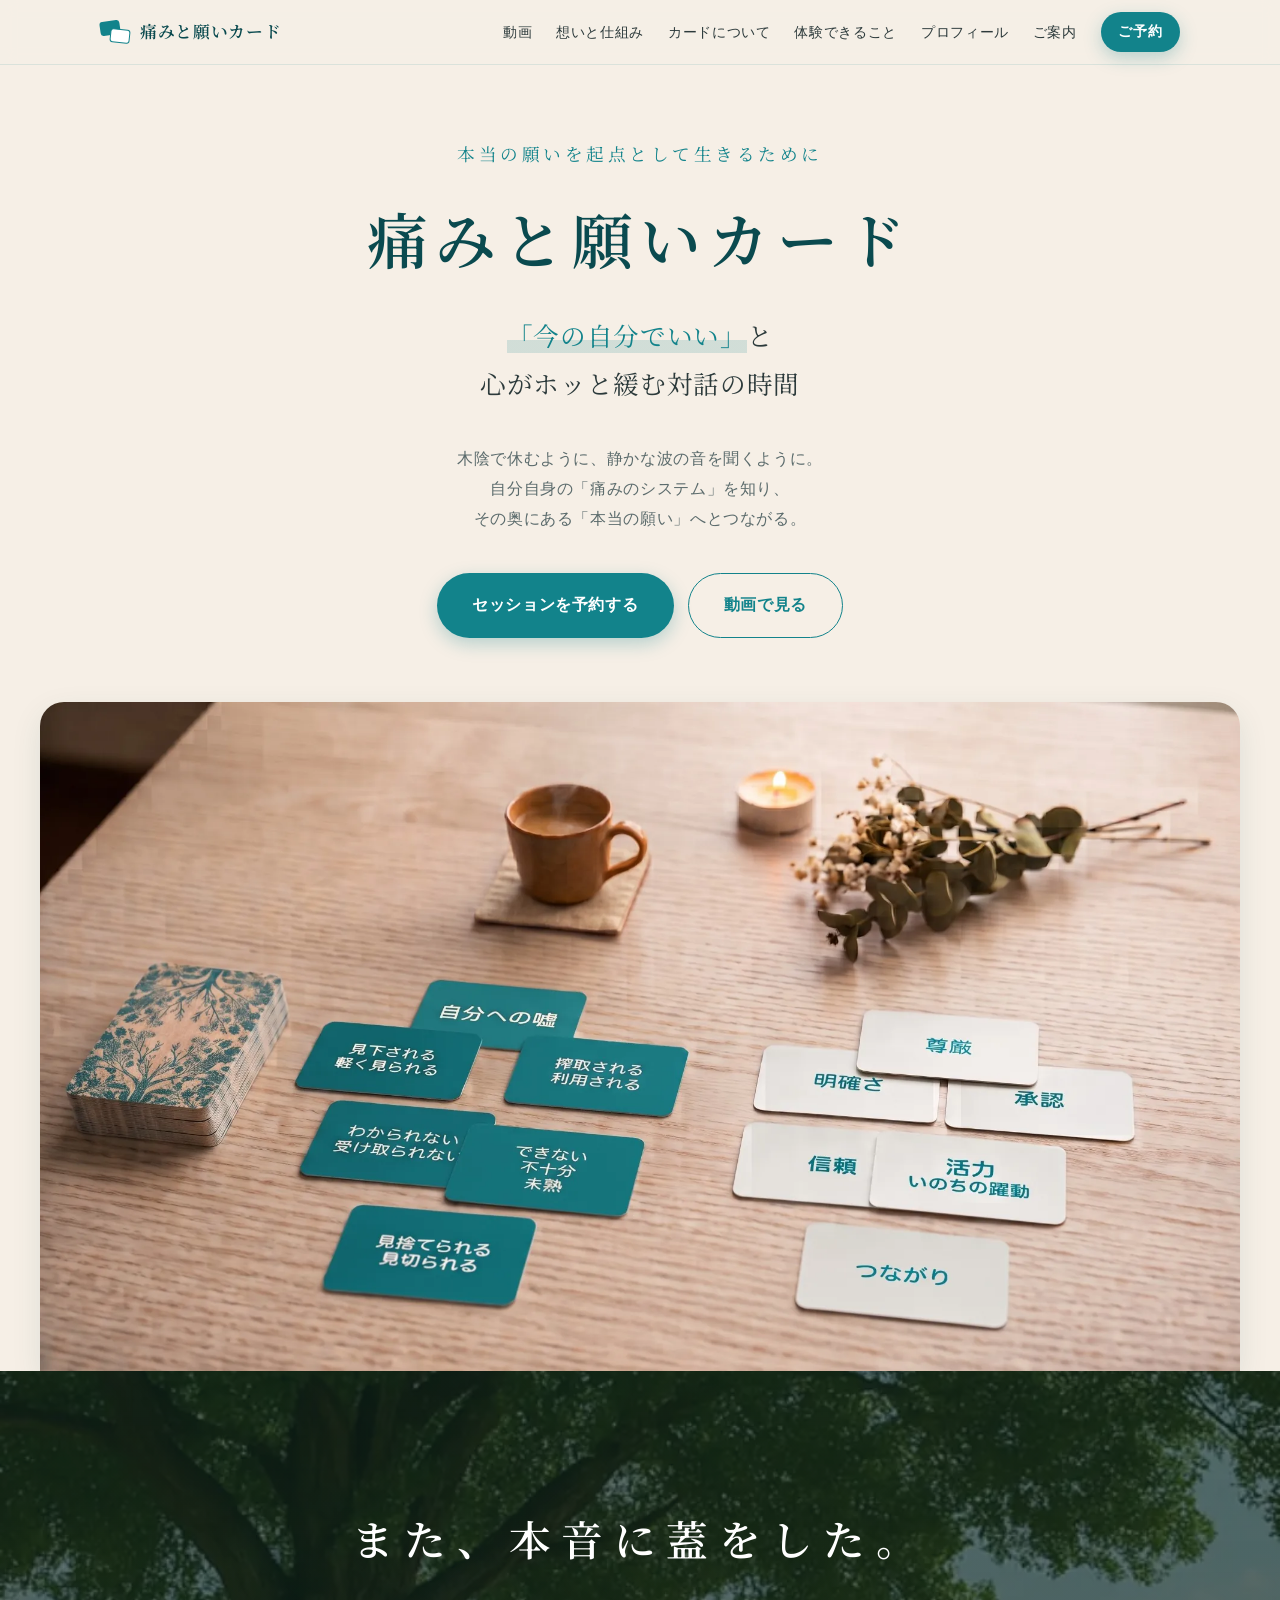
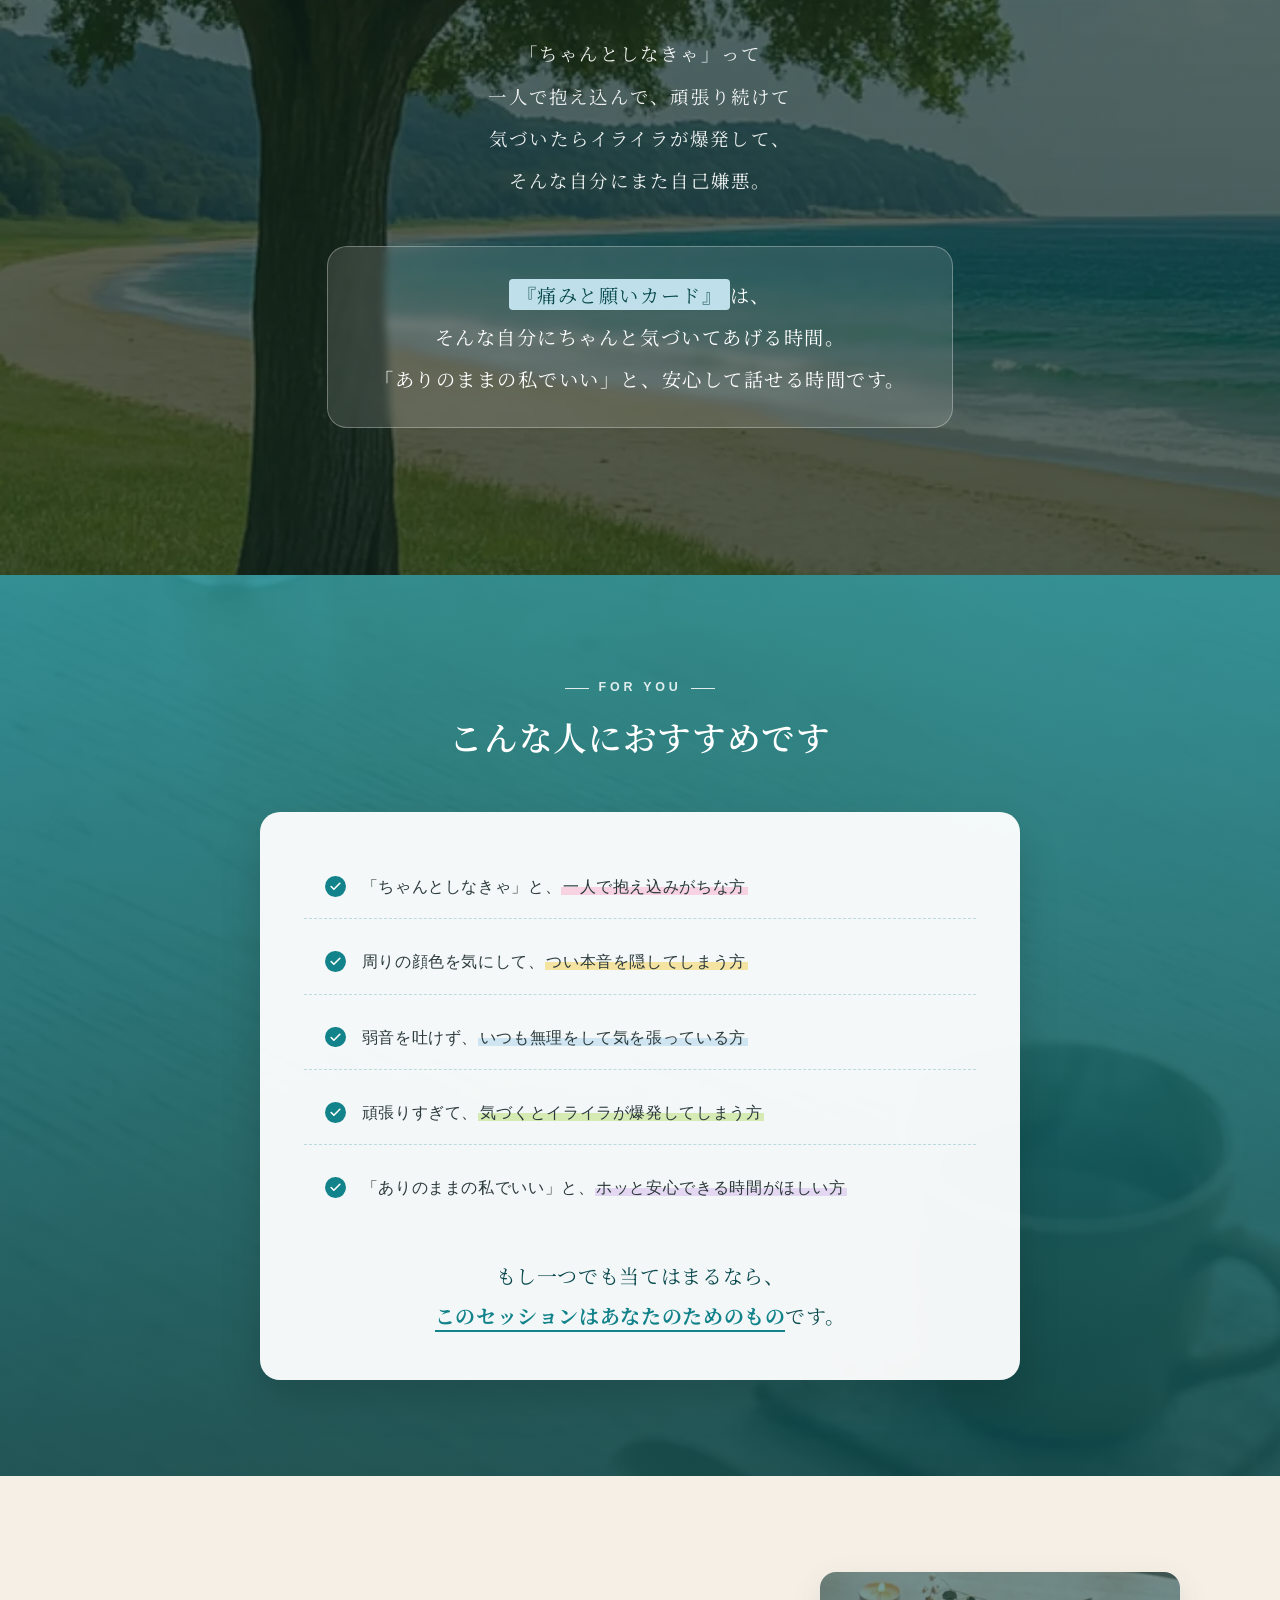
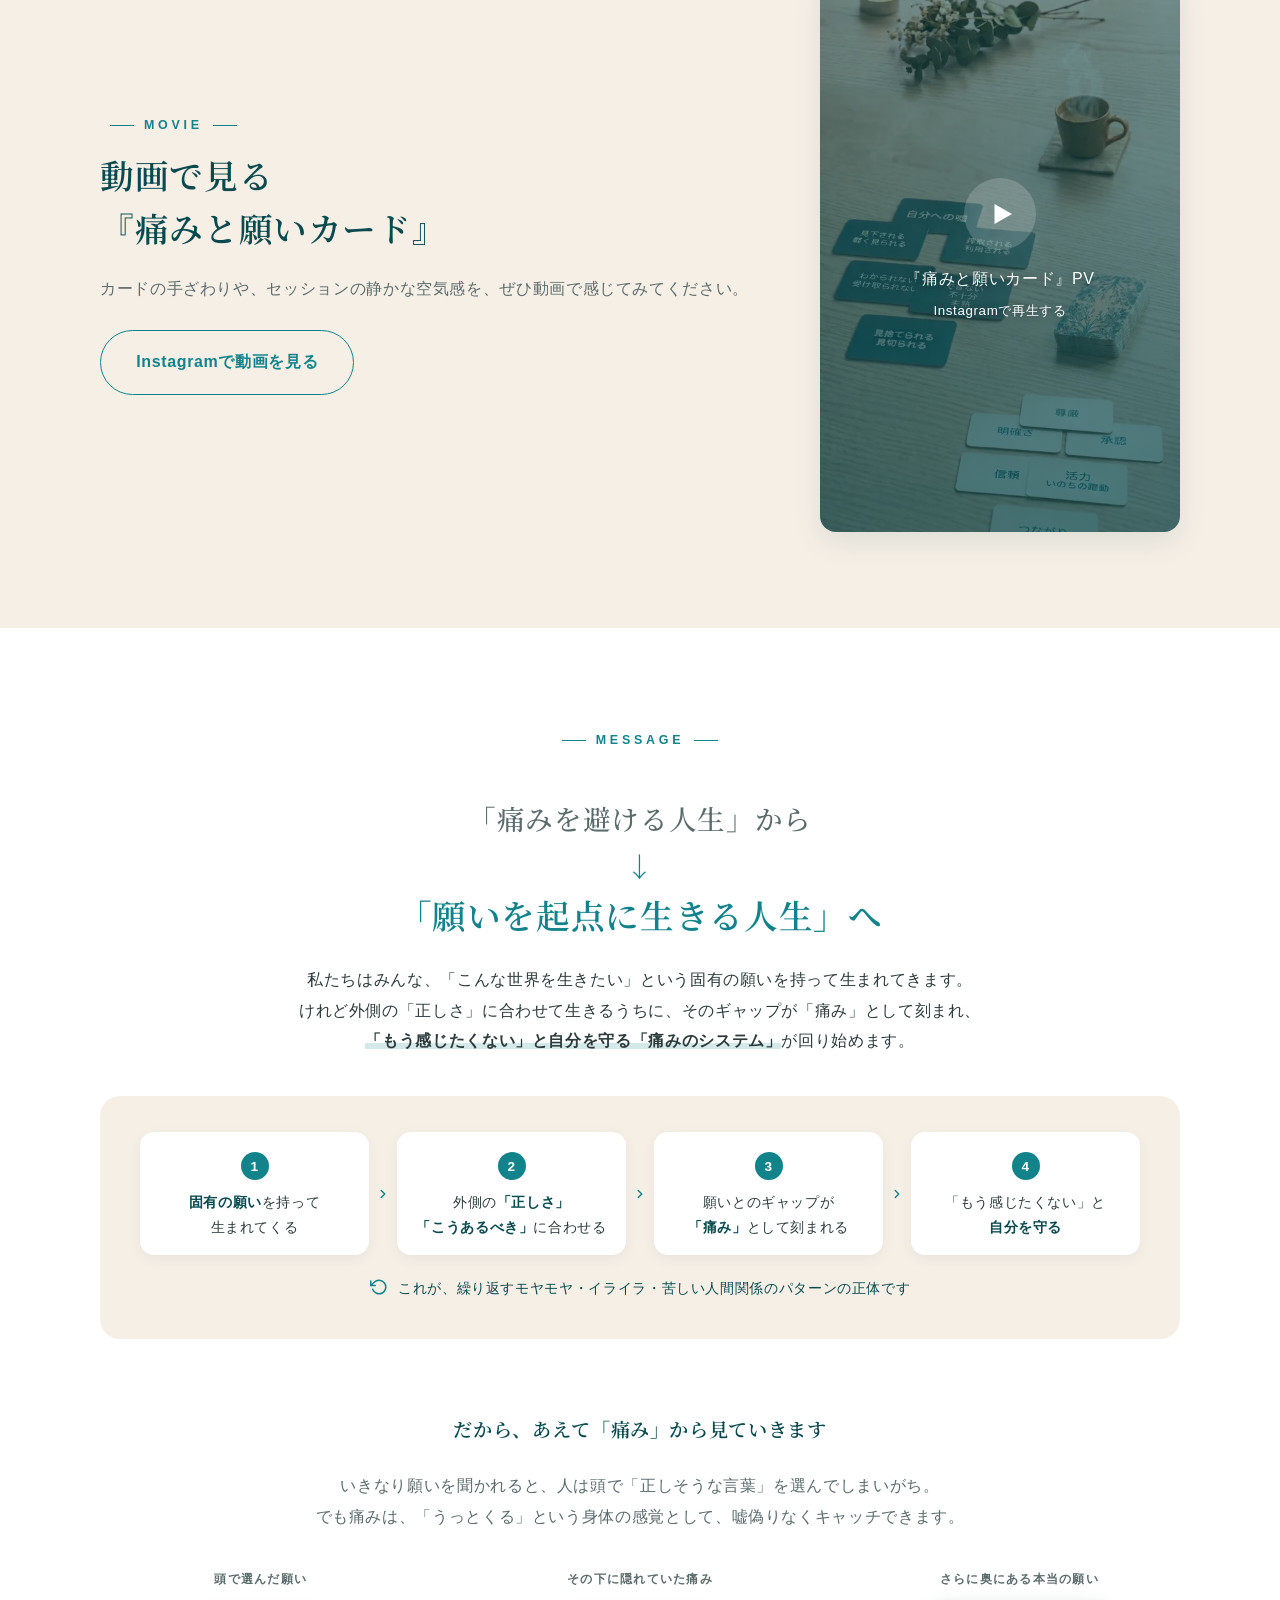
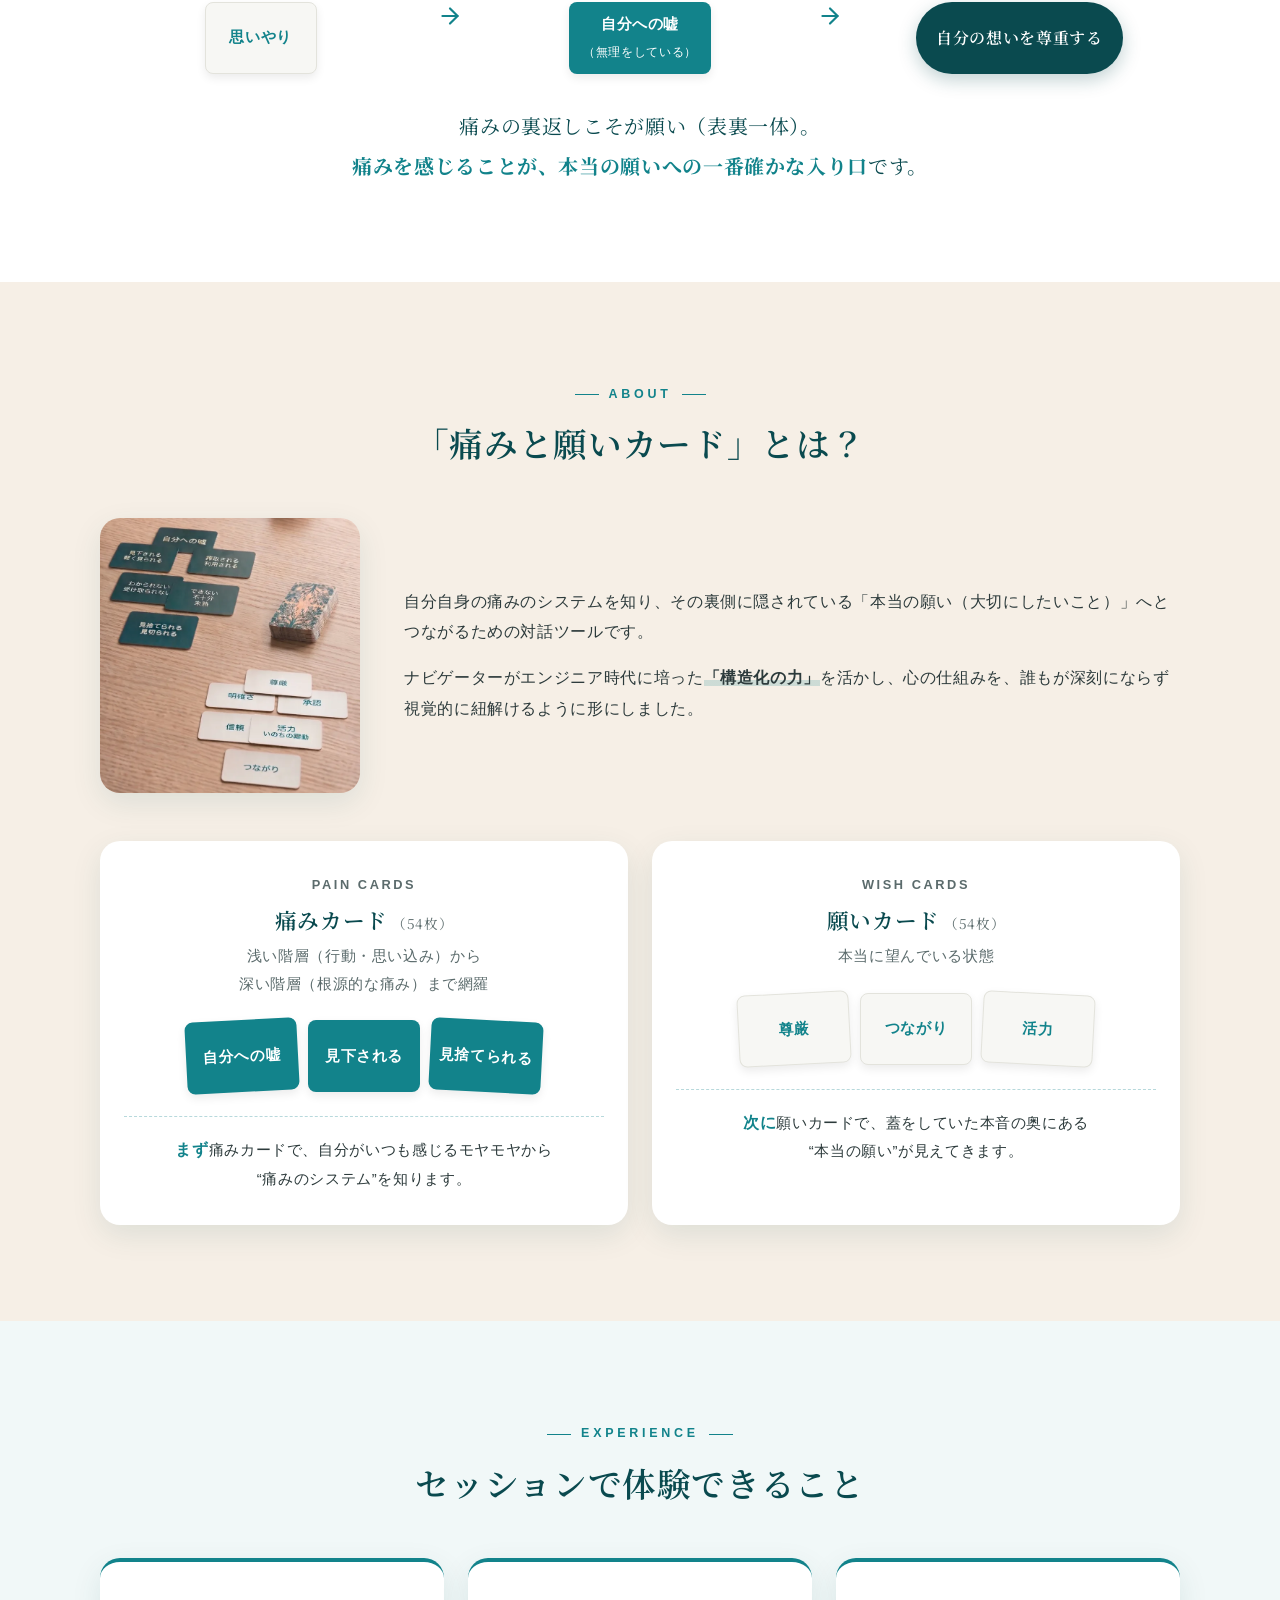
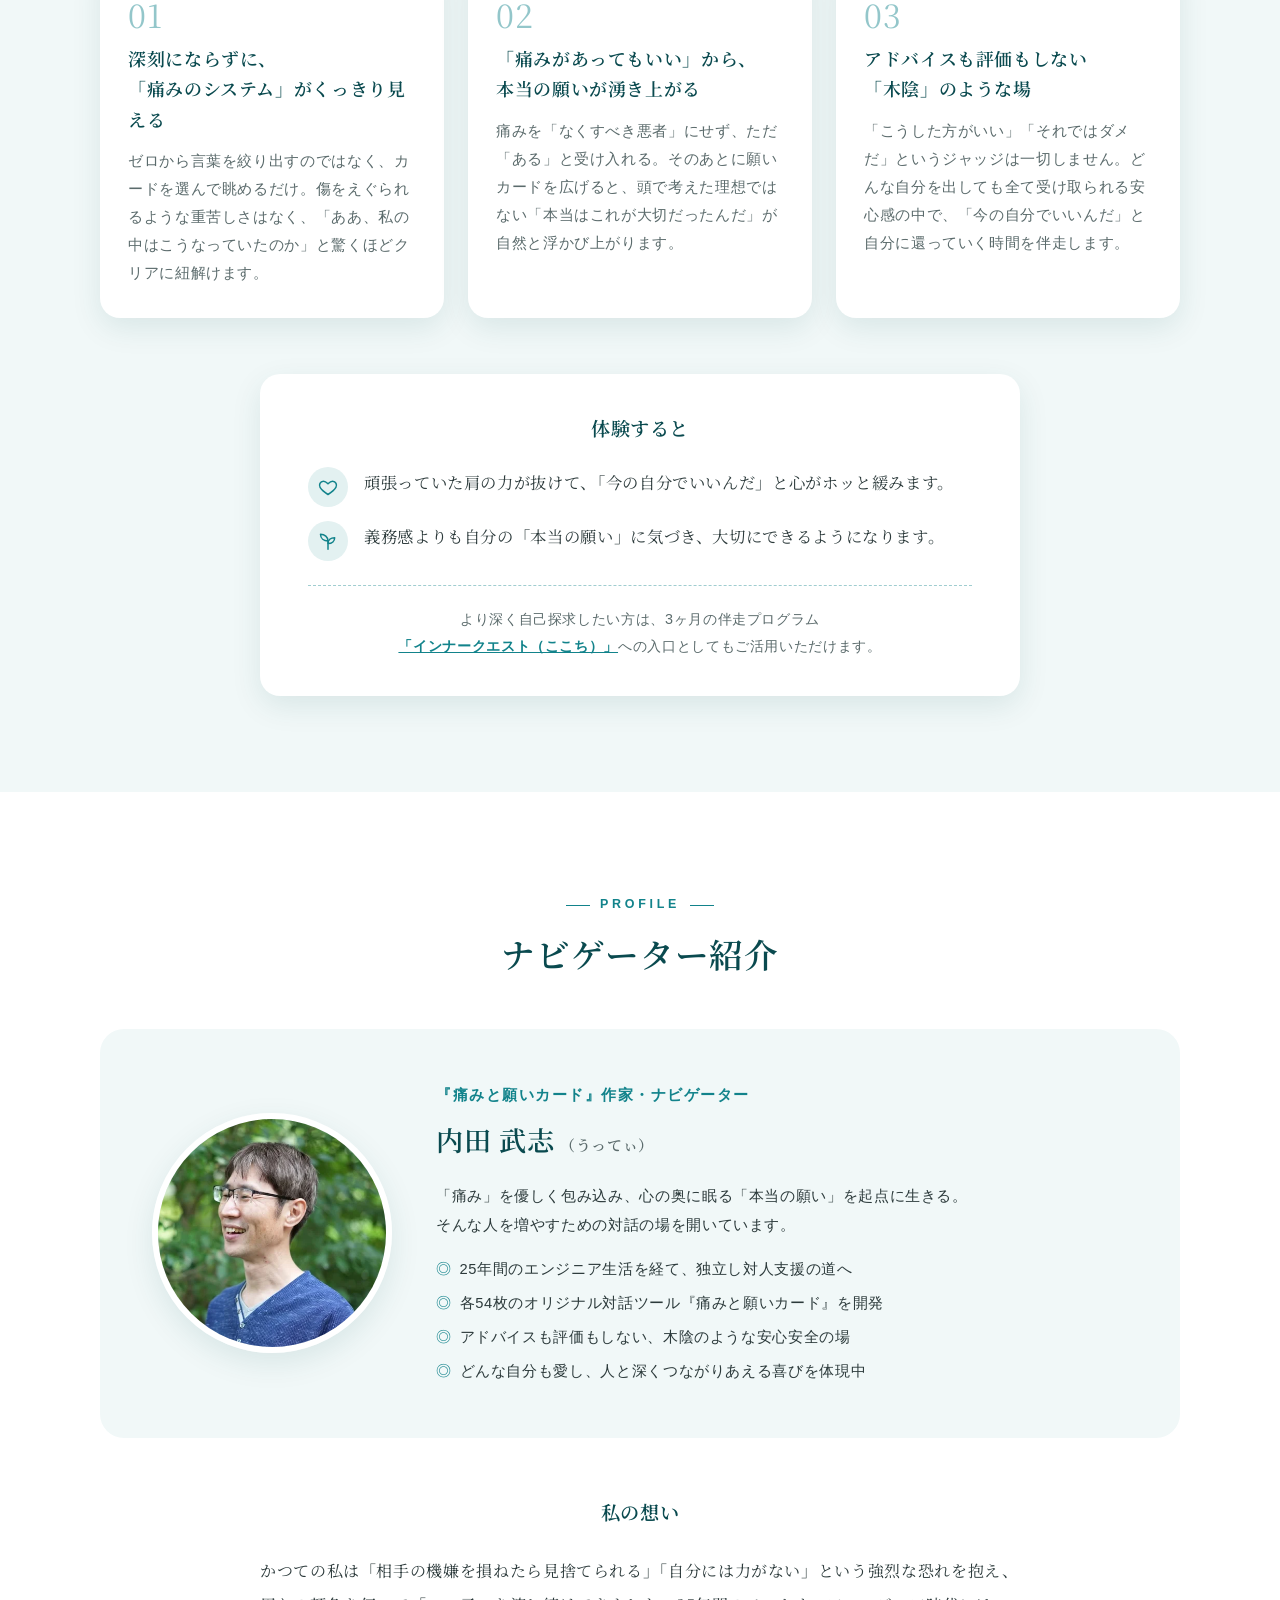
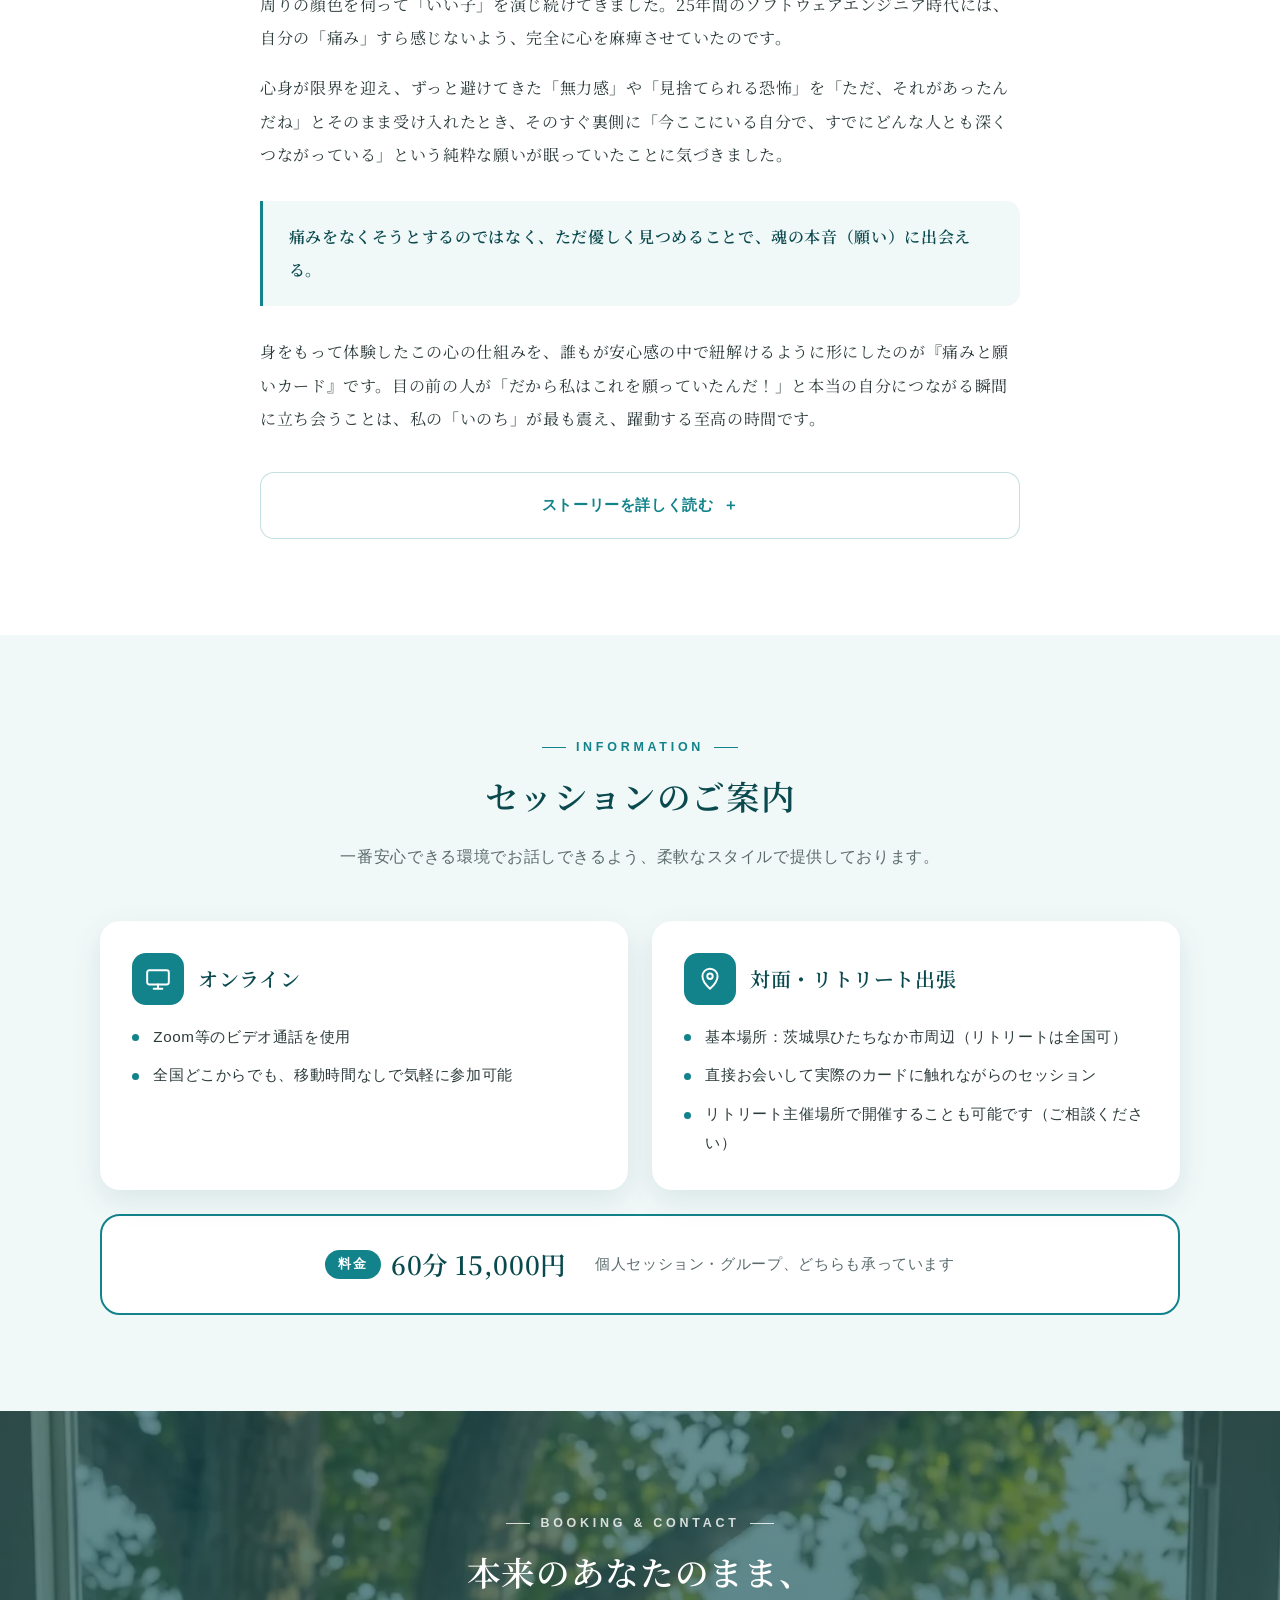
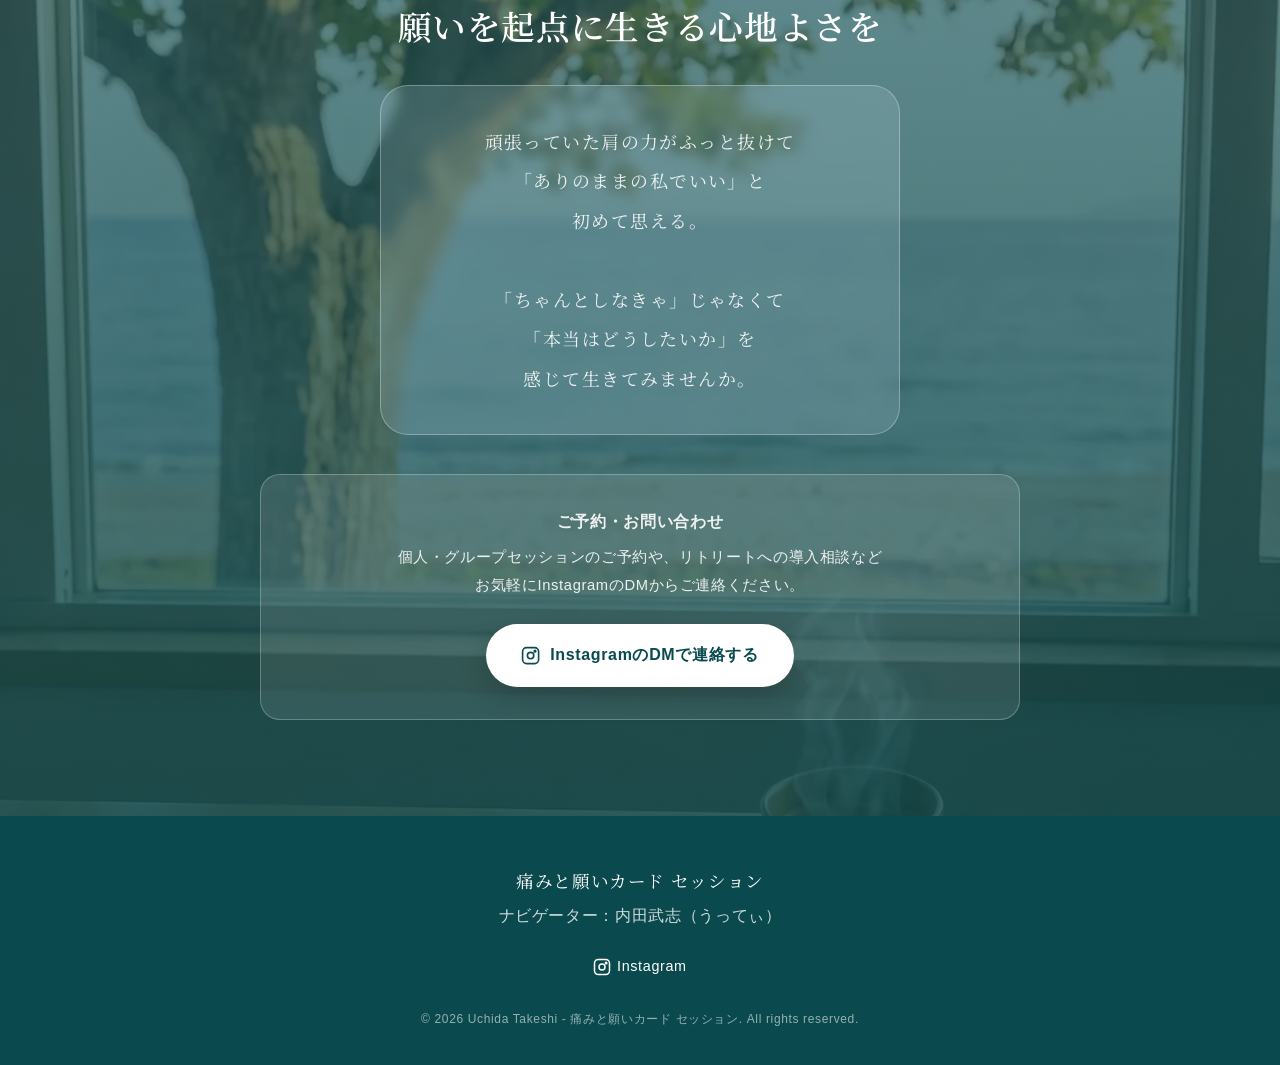
<file: index.html>
<!DOCTYPE html>
<html lang="ja">
<head>
  <meta charset="UTF-8">
  <meta name="viewport" content="width=device-width, initial-scale=1">
  <title>痛みと願いカード セッション｜本当の願いを起点として生きるために</title>
  <meta name="description" content="「痛みを避ける人生」から「願いを起点に生きる人生」へ。痛みの裏側に隠れた本当の自分と出会う『痛みと願いカード』の個別セッション。ナビゲーター内田武志（うってぃ）。オンライン・対面（茨城県ひたちなか市周辺）・リトリート出張に対応。">
  <meta name="theme-color" content="#12838b">

  <meta property="og:type" content="website">
  <meta property="og:title" content="痛みと願いカード セッション">
  <meta property="og:description" content="「痛みを避ける人生」から「願いを起点に生きる人生」へ。痛みの裏側に隠れた、本当の自分と出会う対話の時間。">
  <meta property="og:image" content="https://tgunship.github.io/landing_page/images/ogp.jpg">
  <meta property="og:locale" content="ja_JP">
  <meta name="twitter:card" content="summary_large_image">

  <link rel="preconnect" href="https://fonts.googleapis.com">
  <link rel="preconnect" href="https://fonts.gstatic.com" crossorigin>
  <link href="https://fonts.googleapis.com/css2?family=Noto+Serif+JP:wght@400;500;600&family=Zen+Kaku+Gothic+New:wght@400;500;700&display=swap" rel="stylesheet">

  <style>
    :root {
      --main: #12838b;
      --main-dark: #0c5f65;
      --main-deep: #0a4a4f;
      --main-light: #e3f1f1;
      --main-pale: #f1f8f8;
      --wood: #f6efe6;
      --ink: #2c3a3b;
      --ink-soft: #5b6b6c;
      --white: #ffffff;
      --radius: 14px;
      --shadow: 0 10px 30px rgba(10, 74, 79, .10);
      --serif: "Noto Serif JP", "Hiragino Mincho ProN", "Yu Mincho", serif;
      --sans: "Zen Kaku Gothic New", "Hiragino Sans", "Yu Gothic", sans-serif;
    }

    *, *::before, *::after { box-sizing: border-box; }
    html { scroll-behavior: smooth; scroll-padding-top: 64px; }
    body {
      margin: 0; font-family: var(--sans); color: var(--ink); background: var(--wood);
      line-height: 1.9; letter-spacing: .04em; -webkit-font-smoothing: antialiased;
    }
    img { max-width: 100%; height: auto; display: block; }
    a { color: var(--main); }
    p { margin: 0 0 1em; }

    .container { width: min(1080px, 100% - 32px); margin-inline: auto; }
    .narrow { width: min(760px, 100% - 32px); margin-inline: auto; }
    .container .narrow { width: min(760px, 100%); }

    /* ---------- Header ---------- */
    .header {
      position: sticky; top: 0; z-index: 50;
      background: rgba(246, 239, 230, .9);
      backdrop-filter: blur(8px); -webkit-backdrop-filter: blur(8px);
      border-bottom: 1px solid rgba(18, 131, 139, .12);
    }
    .header__inner { display: flex; align-items: center; justify-content: space-between; height: 64px; }
    .logo {
      font-family: var(--serif); font-weight: 600; font-size: 1.05rem;
      color: var(--main-deep); text-decoration: none; display: flex; align-items: center; gap: .6em;
    }
    .logo__mark { position: relative; width: 30px; height: 22px; flex-shrink: 0; }
    .logo__mark::before, .logo__mark::after { content: ""; position: absolute; width: 20px; height: 14px; border-radius: 3px; }
    .logo__mark::before { left: 0; top: 0; background: var(--main); transform: rotate(-8deg); }
    .logo__mark::after { right: 0; bottom: 0; background: var(--white); border: 1.5px solid var(--main); transform: rotate(6deg); }
    .nav { display: flex; gap: 1.5rem; align-items: center; }
    .nav a { color: var(--ink); text-decoration: none; font-size: .88rem; }
    .nav a:hover { color: var(--main); }
    .nav .btn { padding: .55em 1.3em; font-size: .85rem; }
    @media (max-width: 900px) { .nav a:not(.btn) { display: none; } }

    /* ---------- Buttons ---------- */
    .btn {
      display: inline-flex; align-items: center; justify-content: center; gap: .6em;
      background: var(--main); color: var(--white) !important; text-decoration: none; font-weight: 700;
      padding: 1em 2.2em; border-radius: 999px; box-shadow: 0 6px 18px rgba(18, 131, 139, .28);
      transition: background .2s, transform .2s, box-shadow .2s;
    }
    .btn:hover { background: var(--main-dark); transform: translateY(-2px); box-shadow: 0 10px 24px rgba(18, 131, 139, .32); }
    .btn--outline { background: transparent; color: var(--main) !important; border: 1.5px solid var(--main); box-shadow: none; }
    .btn--outline:hover { background: var(--main); color: var(--white) !important; }
    .btn svg { width: 1.2em; height: 1.2em; flex-shrink: 0; }

    /* ---------- Section common ---------- */
    section { padding: 96px 0; }
    @media (max-width: 640px) { section { padding: 72px 0; } }
    .bg-white { background: var(--white); }
    .bg-pale { background: var(--main-pale); }
    .section-head { text-align: center; margin-bottom: 48px; }
    .eyebrow { display: inline-block; font-size: .78rem; font-weight: 700; letter-spacing: .3em; color: var(--main); margin-bottom: .8em; }
    .eyebrow::before, .eyebrow::after { content: ""; display: inline-block; width: 24px; height: 1px; background: currentColor; vertical-align: middle; margin: 0 .8em; }
    .section-title { font-family: var(--serif); font-weight: 600; font-size: clamp(1.45rem, 3.6vw, 2.1rem); line-height: 1.6; margin: 0; color: var(--main-deep); }
    .lead { color: var(--ink-soft); margin-top: 1.2em; }
    .sub-title { text-align: center; font-family: var(--serif); font-weight: 600; font-size: 1.2rem; color: var(--main-deep); margin: 0 0 24px; }
    .center { text-align: center; }
    .marker { background: linear-gradient(transparent 62%, rgba(18, 131, 139, .18) 62%); font-weight: 700; }

    /* ---------- Card chips ---------- */
    .chip {
      display: inline-grid; place-items: center; text-align: center;
      min-width: 112px; min-height: 72px; padding: 8px 14px; border-radius: 8px;
      font-weight: 700; font-size: .92rem; line-height: 1.4; box-shadow: 0 4px 10px rgba(0,0,0,.08);
    }
    .chip--pain { background: var(--main); color: var(--white); }
    .chip--wish { background: #f7f7f4; color: var(--main); border: 1px solid #e3e3dc; }

    /* ---------- Hero ---------- */
    .hero { padding: 72px 0 0; text-align: center; overflow: hidden; }
    .hero__sub { font-family: var(--serif); color: var(--main); font-size: clamp(.95rem, 2.4vw, 1.1rem); letter-spacing: .2em; margin-bottom: 1.4em; }
    .hero__title { font-family: var(--serif); font-weight: 600; font-size: clamp(2.2rem, 7vw, 3.8rem); line-height: 1.4; margin: 0 0 .5em; color: var(--main-deep); letter-spacing: .12em; }
    .hero__catch { font-family: var(--serif); font-size: clamp(1.15rem, 3.4vw, 1.6rem); line-height: 1.9; margin: 0 0 1.4em; }
    .hero__catch em { font-style: normal; color: var(--main); background: linear-gradient(transparent 65%, rgba(18, 131, 139, .16) 65%); }
    .hero__text { color: var(--ink-soft); margin-bottom: 2.4em; }
    .hero__actions { display: flex; gap: 14px; justify-content: center; flex-wrap: wrap; }
    .hero__visual { margin: 64px auto 0; width: min(1200px, 100% - 32px); border-radius: 24px 24px 0 0; overflow: hidden; box-shadow: var(--shadow); }
    .hero__visual img { width: 100%; aspect-ratio: 2000 / 1116; object-fit: cover; }
    @media (max-width: 640px) {
      .hero { padding-top: 56px; }
      .hero__text { font-size: .9rem; letter-spacing: .02em; }
    }

    /* ---------- Target ---------- */
    .check-list { list-style: none; padding: 0; margin: 0; display: grid; gap: 12px; }
    .check-list li { position: relative; padding: 1em 1.4em 1em 3.6em; background: var(--main-pale); border-radius: var(--radius); border: 1px solid rgba(18, 131, 139, .1); }
    .check-list li::before {
      content: ""; position: absolute; left: 1.3em; top: 1.25em; width: 1.3em; height: 1.3em; border-radius: 50%;
      background: var(--main) url("data:image/svg+xml,%3Csvg xmlns='http://www.w3.org/2000/svg' viewBox='0 0 24 24' fill='none' stroke='white' stroke-width='3' stroke-linecap='round' stroke-linejoin='round'%3E%3Cpolyline points='20 6 9 17 4 12'/%3E%3C/svg%3E") center / 62% no-repeat;
    }
    .target {
      background: linear-gradient(rgba(18, 131, 139, .84), rgba(10, 74, 79, .88)), url("images/bg-table.webp") center 70% / cover no-repeat;
    }
    .target .eyebrow { color: rgba(255,255,255,.85); }
    .target .section-title { color: var(--white); }
    .target__panel { background: rgba(255,255,255,.95); border-radius: 20px; padding: clamp(24px, 5vw, 44px); box-shadow: 0 20px 40px rgba(0,0,0,.15); }
    .target .check-list li { background: transparent; border: 0; border-bottom: 1px dashed rgba(18, 131, 139, .25); border-radius: 0; }
    .target .check-list li:last-child { border-bottom: 0; }
    @media (max-width: 640px) {
      .target__panel { padding: 20px 16px; }
      .target .check-list li { padding: .9em .4em .9em 2.8em; }
      .target .check-list li::before { left: .4em; top: 1.15em; }
    }
    .hl { padding: 0 .1em; }
    .hl--pink { background: linear-gradient(transparent 52%, #f7d3e2 52%); }
    .hl--yellow { background: linear-gradient(transparent 52%, #f4e3a1 52%); }
    .hl--blue { background: linear-gradient(transparent 52%, #cfe5f2 52%); }
    .hl--green { background: linear-gradient(transparent 52%, #d6eab4 52%); }
    .hl--purple { background: linear-gradient(transparent 52%, #e4d7f1 52%); }
    .target__msg { margin-top: 36px; text-align: center; font-family: var(--serif); font-size: clamp(1.05rem, 2.8vw, 1.25rem); color: var(--main-deep); line-height: 2; margin-bottom: 0; }
    .target__msg strong { color: var(--main); border-bottom: 2px solid var(--main); }

    /* ---------- Movie ---------- */
    .movie { display: grid; grid-template-columns: 1fr 360px; gap: 48px; align-items: center; }
    @media (max-width: 820px) { .movie { grid-template-columns: 1fr; gap: 28px; text-align: center; } }
    .movie__frame { width: 100%; max-width: 360px; margin-inline: auto; }
    .movie__frame .instagram-media { margin: 0 auto !important; min-width: 0 !important; width: 100% !important; border-radius: 16px !important; box-shadow: var(--shadow) !important; }
    .movie__fallback {
      display: grid; place-items: center; align-content: center; gap: 14px; aspect-ratio: 9 / 14; width: 100%;
      border-radius: 16px; background: linear-gradient(rgba(10, 74, 79, .55), rgba(10, 74, 79, .72)), url("images/bg-cards.webp") center / cover no-repeat;
      color: var(--white) !important; text-decoration: none; text-align: center; padding: 24px;
    }
    .movie__fallback span { text-shadow: 0 1px 8px rgba(0,0,0,.45); }
    .movie__play { width: 72px; height: 72px; border-radius: 50%; background: rgba(255,255,255,.18); display: grid; place-items: center; }
    .movie__play svg { width: 30px; height: 30px; margin-left: 4px; }
    .movie__text .lead { margin-bottom: 1.6em; }

    /* ---------- Message ---------- */
    .message__title { font-family: var(--serif); font-weight: 600; text-align: center; font-size: clamp(1.35rem, 4vw, 2.1rem); line-height: 1.8; margin: 0 0 .6em; color: var(--main-deep); }
    .message__title .from { color: var(--ink-soft); font-weight: 500; font-size: .82em; }
    .message__title .arrow { display: block; color: var(--main); font-size: .8em; line-height: 1.4; }
    .message__title .to { color: var(--main); }
    .message__lead { text-align: center; margin-bottom: 40px; }

    .loop { padding: 36px clamp(20px, 4vw, 40px); background: var(--wood); border-radius: 20px; margin-bottom: 72px; }
    .loop__steps { list-style: none; margin: 0; padding: 0; display: grid; grid-template-columns: repeat(4, 1fr); gap: 28px; counter-reset: step; }
    .loop__steps li { position: relative; background: var(--white); border-radius: var(--radius); padding: 20px 14px 16px; text-align: center; font-size: .9rem; line-height: 1.7; box-shadow: 0 4px 14px rgba(10, 74, 79, .06); }
    .loop__steps li::before {
      counter-increment: step; content: counter(step); display: grid; place-items: center; margin: 0 auto 10px;
      width: 28px; height: 28px; border-radius: 50%; background: var(--main); color: var(--white); font-weight: 700; font-size: .85rem;
    }
    .loop__steps li:not(:last-child)::after {
      content: ""; position: absolute; right: -21px; top: 50%; width: 14px; height: 14px; transform: translateY(-50%);
      background: url("data:image/svg+xml,%3Csvg xmlns='http://www.w3.org/2000/svg' viewBox='0 0 24 24' fill='none' stroke='%2312838b' stroke-width='2.5' stroke-linecap='round' stroke-linejoin='round'%3E%3Cpolyline points='9 18 15 12 9 6'/%3E%3C/svg%3E") center / contain no-repeat;
    }
    .loop__steps strong { color: var(--main-deep); }
    .loop__back { margin: 20px 0 0; text-align: center; font-size: .9rem; color: var(--main-deep); }
    .loop__back svg { width: 18px; height: 18px; vertical-align: -3px; margin-right: .4em; color: var(--main); }
    @media (max-width: 820px) {
      .loop__steps { grid-template-columns: 1fr; gap: 10px; }
      .loop__steps li { text-align: left; padding: 14px 16px 14px 58px; }
      .loop__steps li::before { position: absolute; left: 16px; top: 50%; transform: translateY(-50%); margin: 0; }
      .loop__steps li::after { display: none; }
      .loop__steps br { display: none; }
    }

    .depth { display: grid; grid-template-columns: 1fr auto 1fr auto 1fr; gap: 16px; align-items: center; margin: 0 0 32px; }
    .depth__item { text-align: center; }
    .depth__label { display: block; font-size: .78rem; font-weight: 700; letter-spacing: .1em; color: var(--ink-soft); margin-bottom: 10px; }
    .depth__arrow { color: var(--main); }
    .depth__arrow svg { width: 26px; height: 26px; }
    .depth__goal {
      display: inline-grid; place-items: center; min-height: 72px; padding: 10px 20px; border-radius: 999px;
      background: var(--main-deep); color: var(--white); font-family: var(--serif); font-weight: 600; line-height: 1.5;
      box-shadow: 0 6px 18px rgba(10, 74, 79, .25);
    }
    @media (max-width: 720px) {
      .depth { grid-template-columns: 1fr; gap: 8px; }
      .depth__arrow svg { transform: rotate(90deg); margin: 0 auto; }
    }
    .key-message { text-align: center; font-family: var(--serif); font-size: clamp(1.05rem, 2.8vw, 1.25rem); line-height: 2; color: var(--main-deep); margin: 32px 0 0; }
    .key-message strong { color: var(--main); }

    /* ---------- About ---------- */
    .about__intro { display: grid; grid-template-columns: 260px 1fr; gap: 44px; align-items: center; margin-bottom: 48px; }
    .about__intro img { border-radius: 20px; box-shadow: var(--shadow); aspect-ratio: 720 / 760; object-fit: cover; }
    @media (max-width: 760px) { .about__intro { grid-template-columns: 1fr; gap: 24px; } .about__intro img { max-width: 240px; margin-inline: auto; } }
    .about__cards { display: grid; grid-template-columns: 1fr 1fr; gap: 24px; }
    .deck__step { margin: 24px 0 0; padding-top: 18px; border-top: 1px dashed rgba(18, 131, 139, .3); font-size: .93rem; line-height: 1.9; }
    .deck__step b { color: var(--main); font-size: 1.05em; }
    @media (max-width: 720px) { .about__cards { grid-template-columns: 1fr; } }
    .deck { background: var(--white); border-radius: 20px; padding: 32px 24px; box-shadow: var(--shadow); text-align: center; }
    .deck__label { font-size: .8rem; font-weight: 700; letter-spacing: .2em; color: var(--ink-soft); margin-bottom: .2em; }
    .deck__name { font-family: var(--serif); font-size: 1.35rem; font-weight: 600; margin: 0 0 .1em; color: var(--main-deep); }
    .deck__name small { font-size: .85rem; font-weight: 400; margin-left: .3em; color: var(--ink-soft); }
    .deck__desc { font-size: .92rem; color: var(--ink-soft); margin-bottom: 22px; }
    .mini-cards { display: flex; justify-content: center; gap: 10px; flex-wrap: wrap; }
    .mini-cards .chip { width: 112px; padding: 4px; }
    .mini-cards .chip:nth-child(1) { transform: rotate(-3deg); }
    .mini-cards .chip:nth-child(3) { transform: rotate(3deg); }
    @media (max-width: 640px) {
      .deck { padding: 28px 16px; }
      .mini-cards { gap: 6px; flex-wrap: nowrap; }
      .mini-cards .chip { width: 92px; min-width: 0; min-height: 62px; font-size: .8rem; }
    }

    /* ---------- Experience ---------- */
    .exp { display: grid; grid-template-columns: repeat(3, 1fr); gap: 24px; }
    @media (max-width: 860px) { .exp { grid-template-columns: 1fr; } }
    .exp__item { background: var(--white); border-radius: 20px; padding: 36px 28px 30px; border-top: 4px solid var(--main); box-shadow: var(--shadow); }
    .exp__num { font-family: var(--serif); font-size: 2rem; line-height: 1; color: var(--main); opacity: .45; margin-bottom: .4em; }
    .exp__item h3 { font-family: var(--serif); font-weight: 600; font-size: 1.12rem; line-height: 1.7; margin: 0 0 .8em; color: var(--main-deep); }
    .exp__item p { color: var(--ink-soft); font-size: .92rem; margin: 0; }

    .after { margin-top: 56px; background: var(--white); border-radius: 20px; padding: 36px clamp(24px, 5vw, 48px); box-shadow: var(--shadow); }
    .after__list { list-style: none; padding: 0; margin: 0 0 24px; display: grid; gap: 14px; }
    .after__list li { display: flex; gap: 16px; align-items: flex-start; font-family: var(--serif); font-size: 1.02rem; }
    .after__icon { flex-shrink: 0; width: 40px; height: 40px; border-radius: 50%; background: var(--main-light); display: grid; place-items: center; color: var(--main); }
    .after__icon svg { width: 20px; height: 20px; }
    .after__next { margin: 0; padding-top: 20px; border-top: 1px dashed rgba(18, 131, 139, .4); font-size: .9rem; color: var(--ink-soft); text-align: center; }
    .after__next a { font-weight: 700; }

    /* ---------- Profile ---------- */
    .profile__card {
      display: grid; grid-template-columns: 240px 1fr; gap: 44px; align-items: center;
      background: var(--main-pale); border-radius: 24px; padding: clamp(28px, 5vw, 52px); margin-bottom: 56px;
    }
    @media (max-width: 760px) { .profile__card { grid-template-columns: 1fr; gap: 24px; text-align: center; } }
    .profile__photo { width: min(240px, 70vw); aspect-ratio: 1; border-radius: 50%; overflow: hidden; margin-inline: auto; border: 6px solid var(--white); box-shadow: var(--shadow); }
    .profile__photo img { width: 100%; height: 100%; object-fit: cover; }
    .profile__role { color: var(--main); font-size: .88rem; font-weight: 700; letter-spacing: .1em; margin: 0 0 .3em; }
    .profile__name { font-family: var(--serif); font-weight: 600; font-size: 1.7rem; margin: 0 0 .6em; color: var(--main-deep); }
    .profile__name small { font-size: .55em; color: var(--ink-soft); margin-left: .4em; }
    .profile__card p { font-size: .95rem; }
    .profile__points { list-style: none; padding: 0; margin: 1em 0 0; display: grid; gap: 6px; text-align: left; }
    .profile__points li { position: relative; padding-left: 1.6em; font-size: .92rem; }
    .profile__points li::before { content: "◎"; position: absolute; left: 0; color: var(--main); }

    .story { font-family: var(--serif); line-height: 2.1; }
    .story__quote { margin: 1.8em 0; padding: 1.2em 1.6em; border-left: 3px solid var(--main); background: var(--main-pale); border-radius: 0 var(--radius) var(--radius) 0; color: var(--main-deep); font-weight: 600; }

    .more { margin-top: 36px; border: 1px solid rgba(18, 131, 139, .25); border-radius: var(--radius); background: var(--white); }
    .more > summary { list-style: none; cursor: pointer; padding: 18px 24px; text-align: center; font-weight: 700; color: var(--main); font-size: .95rem; }
    .more > summary::-webkit-details-marker { display: none; }
    .more > summary::after { content: "＋"; margin-left: .6em; }
    .more[open] > summary::after { content: "－"; }
    .more__body { padding: 8px clamp(20px, 4vw, 40px) 36px; font-size: .95rem; line-height: 2; }
    .more__body h4 { font-family: var(--serif); font-weight: 600; font-size: 1.08rem; color: var(--main-deep); margin: 2em 0 .6em; padding-left: .8em; border-left: 3px solid var(--main); line-height: 1.6; }
    .more__body h4:first-child { margin-top: .6em; }
    .more__body blockquote { margin: 1em 0; padding: .8em 1.2em; background: var(--main-pale); border-radius: 10px; color: var(--main-deep); font-family: var(--serif); }

    /* ---------- Information ---------- */
    .plans { display: grid; grid-template-columns: 1fr 1fr; gap: 24px; }
    @media (max-width: 720px) { .plans { grid-template-columns: 1fr; } }
    .plan { background: var(--white); border-radius: 20px; padding: 32px; box-shadow: var(--shadow); }
    .plan__head { display: flex; align-items: center; gap: 14px; margin-bottom: 18px; }
    .plan__icon { width: 52px; height: 52px; border-radius: 14px; flex-shrink: 0; background: var(--main); color: var(--white); display: grid; place-items: center; }
    .plan__icon svg { width: 26px; height: 26px; }
    .plan h3 { font-family: var(--serif); font-weight: 600; font-size: 1.25rem; margin: 0; color: var(--main-deep); }
    .plan ul { margin: 0; padding: 0; list-style: none; display: grid; gap: 10px; }
    .plan li { position: relative; padding-left: 1.4em; font-size: .95rem; }
    .plan li::before { content: ""; position: absolute; left: 0; top: .78em; width: 7px; height: 7px; border-radius: 50%; background: var(--main); }

    /* ---------- Contact ---------- */
    .contact {
      background: linear-gradient(rgba(10, 74, 79, .62), rgba(10, 74, 79, .82)), url("images/bg-window.webp") center 35% / cover no-repeat;
      color: var(--white); text-align: center;
    }
    .contact .eyebrow { color: rgba(255,255,255,.8); }
    .contact .section-title { color: var(--white); }
    .contact p { color: rgba(255,255,255,.9); }
    .contact__closing {
      font-family: var(--serif); font-size: clamp(1rem, 2.6vw, 1.12rem); line-height: 2.2; letter-spacing: .08em; margin: 1.8em auto 2.2em;
      max-width: 520px; padding: 2em 1.6em; border-radius: 28px;
      background: rgba(205, 230, 240, .16); border: 1px solid rgba(255,255,255,.3);
      backdrop-filter: blur(6px); -webkit-backdrop-filter: blur(6px);
    }
    .contact__box { background: rgba(255,255,255,.1); border: 1px solid rgba(255,255,255,.25); border-radius: 20px; padding: 32px 24px; }
    .contact .btn { background: var(--white); color: var(--main-deep) !important; margin-top: .6em; box-shadow: 0 10px 28px rgba(0,0,0,.18); }
    .contact .btn:hover { background: var(--wood); }

    /* ---------- Footer ---------- */
    .footer { background: var(--main-deep); color: rgba(255,255,255,.8); padding: 48px 0 32px; text-align: center; }
    .footer__name { font-family: var(--serif); font-size: 1.1rem; color: var(--white); margin-bottom: .2em; }
    .footer__nav { display: flex; justify-content: center; gap: 1.4em; margin: 1.4em 0; }
    .footer__nav a { color: var(--white); display: inline-flex; align-items: center; gap: .4em; text-decoration: none; font-size: .9rem; }
    .footer__nav a:hover { text-decoration: underline; }
    .footer__nav svg { width: 18px; height: 18px; }
    .footer small { font-size: .75rem; opacity: .7; }

    /* ---------- Hook (Instagram投稿1) ---------- */
    .hook {
      color: var(--white); text-align: center; padding: 128px 0;
      background: linear-gradient(rgba(16, 38, 30, .62), rgba(16, 38, 30, .72)), url("images/bg-tree.webp") center 62% / cover no-repeat;
    }
    .hook__title { font-family: var(--serif); font-weight: 600; font-size: clamp(1.6rem, 5vw, 2.6rem); letter-spacing: .25em; margin: 0 0 1.3em; }
    .hook__text { font-family: var(--serif); font-size: clamp(.98rem, 2.6vw, 1.15rem); line-height: 2.3; letter-spacing: .12em; color: rgba(255,255,255,.92); margin: 0 0 2.4em; }
    .hook__answer {
      display: inline-block; font-family: var(--serif); font-size: clamp(1rem, 2.8vw, 1.2rem); line-height: 2.2; letter-spacing: .08em;
      background: rgba(255,255,255,.12); border: 1px solid rgba(255,255,255,.3); border-radius: 20px;
      padding: 1.4em clamp(1.2em, 4vw, 2.4em); backdrop-filter: blur(4px); -webkit-backdrop-filter: blur(4px);
    }
    .hook__answer mark { background: #bfe0ea; color: var(--main-deep); padding: .1em .4em; border-radius: 4px; }
    @media (max-width: 640px) { .hook { padding: 96px 0; } }

    /* ---------- Price ---------- */
    .price {
      margin-top: 24px; background: var(--white); border: 2px solid var(--main); border-radius: 20px; padding: 24px 32px;
      display: flex; flex-wrap: wrap; align-items: center; justify-content: center; gap: 8px 28px; text-align: center;
    }
    .price__label { display: inline-block; background: var(--main); color: var(--white); font-size: .8rem; font-weight: 700; letter-spacing: .15em; padding: .2em 1em; border-radius: 999px; margin-right: .8em; vertical-align: middle; }
    .price__value { font-family: var(--serif); font-weight: 600; font-size: 1.6rem; color: var(--main-deep); vertical-align: middle; }
    .price p { margin: 0; color: var(--ink-soft); font-size: .95rem; }

    /* ---------- Fade-in ---------- */
    .reveal { opacity: 0; transform: translateY(24px); transition: opacity .9s ease, transform .9s ease; }
    .reveal.is-visible { opacity: 1; transform: none; }
    @media (prefers-reduced-motion: reduce) {
      html { scroll-behavior: auto; }
      .reveal { opacity: 1; transform: none; transition: none; }
    }

    .pc-only { display: inline; }
    .sp-only { display: none; }
    @media (max-width: 640px) { .pc-only { display: none; } .sp-only { display: inline; } }
  </style>
</head>
<body>

  <!-- Header -->
  <header class="header">
    <div class="container header__inner">
      <a href="#top" class="logo"><span class="logo__mark" aria-hidden="true"></span>痛みと願いカード</a>
      <nav class="nav" aria-label="メインナビゲーション">
        <a href="#movie">動画</a>
        <a href="#message">想いと仕組み</a>
        <a href="#about">カードについて</a>
        <a href="#experience">体験できること</a>
        <a href="#profile">プロフィール</a>
        <a href="#info">ご案内</a>
        <a href="#contact" class="btn">ご予約</a>
      </nav>
    </div>
  </header>

  <main id="top">

    <!-- Hero -->
    <section class="hero">
      <div class="narrow">
        <p class="hero__sub reveal">本当の願いを起点として生きるために</p>
        <h1 class="hero__title reveal">痛みと願いカード</h1>
        <p class="hero__catch reveal"><em>「今の自分でいい」</em>と<br>心がホッと緩む対話の時間</p>
        <p class="hero__text reveal">
          木陰で休むように、静かな波の音を聞くように。<br>
          自分自身の「痛みのシステム」を知り、<br>
          その奥にある「本当の願い」へとつながる。
        </p>
        <div class="hero__actions reveal">
          <a href="#contact" class="btn">セッションを予約する</a>
          <a href="#movie" class="btn btn--outline">動画で見る</a>
        </div>
      </div>
      <div class="hero__visual reveal">
        <picture>
          <source srcset="images/hero.webp" type="image/webp">
          <img src="images/hero.jpg" width="2000" height="1116"
               alt="木のテーブルの上に並べられた痛みカード（青緑）と願いカード（白）。痛みカードには「自分への嘘」「見下される」、願いカードには「尊厳」「つながり」などの言葉が記されている">
        </picture>
      </div>
    </section>

    <!-- Hook -->
    <section class="hook" id="hook">
      <div class="narrow">
        <h2 class="hook__title reveal">また、本音に蓋をした。</h2>
        <p class="hook__text reveal">「ちゃんとしなきゃ」って<br>一人で抱え込んで、頑張り続けて<br>気づいたらイライラが爆発して、<br>そんな自分にまた自己嫌悪。</p>
        <p class="hook__answer reveal"><mark>『痛みと願いカード』</mark>は、<br>そんな自分に<br class="sp-only">ちゃんと気づいてあげる時間。<br>「ありのままの私でいい」と、<br class="sp-only">安心して話せる時間です。</p>
      </div>
    </section>

    <!-- Target -->
    <section class="target" id="target">
      <div class="narrow">
        <div class="section-head reveal">
          <span class="eyebrow">FOR YOU</span>
          <h2 class="section-title">こんな人におすすめです</h2>
        </div>
        <div class="target__panel reveal">
          <ul class="check-list">
            <li>「ちゃんとしなきゃ」と、<span class="hl hl--pink">一人で抱え込みがちな方</span></li>
            <li>周りの顔色を気にして、<span class="hl hl--yellow">つい本音を隠してしまう方</span></li>
            <li>弱音を吐けず、<span class="hl hl--blue">いつも無理をして気を張っている方</span></li>
            <li>頑張りすぎて、<span class="hl hl--green">気づくとイライラが爆発してしまう方</span></li>
            <li>「ありのままの私でいい」と、<span class="hl hl--purple">ホッと安心できる時間がほしい方</span></li>
          </ul>
          <p class="target__msg">もし一つでも当てはまるなら、<br><strong>このセッションは<br class="sp-only">あなたのためのもの</strong>です。</p>
        </div>
      </div>
    </section>

    <!-- Movie -->
    <section id="movie">
      <div class="container movie">
        <div class="movie__text reveal">
          <span class="eyebrow">MOVIE</span>
          <h2 class="section-title">動画で見る<br>『痛みと願いカード』</h2>
          <p class="lead">カードの手ざわりや、セッションの静かな空気感を、ぜひ動画で感じてみてください。</p>
          <a href="https://www.instagram.com/reel/DeV-nRlhjil/" class="btn btn--outline" target="_blank" rel="noopener">Instagramで動画を見る</a>
        </div>
        <div class="movie__frame reveal" id="movie-frame">
          <!-- Instagram の埋め込み。スクリプトが読み込めない環境では下のリンク表示のままになります -->
          <blockquote class="instagram-media" data-instgrm-permalink="https://www.instagram.com/reel/DeV-nRlhjil/" data-instgrm-version="14" style="margin:0; padding:0; border:0; background:none;">
            <a class="movie__fallback" href="https://www.instagram.com/reel/DeV-nRlhjil/" target="_blank" rel="noopener">
              <span class="movie__play" aria-hidden="true"><svg viewBox="0 0 24 24" fill="currentColor"><polygon points="6 4 20 12 6 20 6 4"/></svg></span>
              <span>『痛みと願いカード』PV<br><small>Instagramで再生する</small></span>
            </a>
          </blockquote>
        </div>
      </div>
    </section>

    <!-- Message -->
    <section class="bg-white" id="message">
      <div class="container">
        <div class="section-head reveal" style="margin-bottom: 24px;">
          <span class="eyebrow">MESSAGE</span>
        </div>
        <h2 class="message__title reveal">
          <span class="from">「痛みを避ける人生」から</span>
          <span class="arrow" aria-hidden="true">↓</span>
          <span class="to">「願いを起点に生きる人生」へ</span>
        </h2>
        <p class="narrow message__lead reveal">
          私たちはみんな、「こんな世界を生きたい」という固有の願いを持って生まれてきます。<br class="pc-only">けれど外側の「正しさ」に合わせて生きるうちに、そのギャップが「痛み」として刻まれ、<br class="pc-only"><span class="marker">「もう感じたくない」と自分を守る「痛みのシステム」</span>が回り始めます。
        </p>

        <div class="loop reveal" aria-label="痛みのシステムの仕組み">
          <ol class="loop__steps">
            <li><strong>固有の願い</strong>を持って<br>生まれてくる</li>
            <li>外側の<strong>「正しさ」<br>「こうあるべき」</strong>に合わせる</li>
            <li>願いとのギャップが<br><strong>「痛み」</strong>として刻まれる</li>
            <li>「もう感じたくない」と<br><strong>自分を守る</strong></li>
          </ol>
          <p class="loop__back">
            <svg viewBox="0 0 24 24" fill="none" stroke="currentColor" stroke-width="2" stroke-linecap="round" stroke-linejoin="round" aria-hidden="true"><polyline points="1 4 1 10 7 10"/><path d="M3.51 15a9 9 0 1 0 2.13-9.36L1 10"/></svg>
            これが、繰り返すモヤモヤ・イライラ・苦しい人間関係のパターンの正体です
          </p>
        </div>

        <p class="sub-title reveal">だから、あえて<br class="sp-only">「痛み」から見ていきます</p>
        <p class="narrow center reveal" style="margin-bottom: 36px; color: var(--ink-soft);">
          いきなり願いを聞かれると、人は頭で「正しそうな言葉」を選んでしまいがち。<br class="pc-only">でも痛みは、「うっとくる」という身体の感覚として、嘘偽りなくキャッチできます。
        </p>

        <div class="depth reveal" aria-label="痛みを通して本当の願いにたどり着く例">
          <div class="depth__item">
            <span class="depth__label">頭で選んだ願い</span>
            <span class="chip chip--wish">思いやり</span>
          </div>
          <div class="depth__arrow" aria-hidden="true"><svg viewBox="0 0 24 24" fill="none" stroke="currentColor" stroke-width="2" stroke-linecap="round" stroke-linejoin="round"><line x1="5" y1="12" x2="19" y2="12"/><polyline points="12 5 19 12 12 19"/></svg></div>
          <div class="depth__item">
            <span class="depth__label">その下に隠れていた痛み</span>
            <span class="chip chip--pain">自分への嘘<br><small style="font-weight:500">（無理をしている）</small></span>
          </div>
          <div class="depth__arrow" aria-hidden="true"><svg viewBox="0 0 24 24" fill="none" stroke="currentColor" stroke-width="2" stroke-linecap="round" stroke-linejoin="round"><line x1="5" y1="12" x2="19" y2="12"/><polyline points="12 5 19 12 12 19"/></svg></div>
          <div class="depth__item">
            <span class="depth__label">さらに奥にある本当の願い</span>
            <span class="depth__goal">自分の想いを尊重する</span>
          </div>
        </div>

        <p class="key-message reveal">痛みの裏返しこそが願い（表裏一体）。<br><strong>痛みを感じることが、本当の願いへの一番確かな入り口</strong>です。</p>
      </div>
    </section>

    <!-- About -->
    <section id="about">
      <div class="container">
        <div class="section-head reveal">
          <span class="eyebrow">ABOUT</span>
          <h2 class="section-title">「痛みと願いカード」とは？</h2>
        </div>

        <div class="about__intro reveal">
          <picture>
            <source srcset="images/cards-spread.webp" type="image/webp">
            <img src="images/cards-spread.jpg" width="720" height="760" alt="テーブルに並べられた痛みカードと願いカード、木のモチーフが描かれたカードデッキ">
          </picture>
          <div>
            <p>自分自身の痛みのシステムを知り、その裏側に隠されている「本当の願い（大切にしたいこと）」へとつながるための対話ツールです。</p>
            <p style="margin:0">ナビゲーターがエンジニア時代に培った<span class="marker">「構造化の力」</span>を活かし、心の仕組みを、誰もが深刻にならず視覚的に紐解けるように形にしました。</p>
          </div>
        </div>

        <div class="about__cards">
          <div class="deck reveal">
            <p class="deck__label">PAIN CARDS</p>
            <p class="deck__name">痛みカード<small>（54枚）</small></p>
            <p class="deck__desc">浅い階層（行動・思い込み）から<br>深い階層（根源的な痛み）まで網羅</p>
            <div class="mini-cards" aria-hidden="true">
              <span class="chip chip--pain">自分への嘘</span>
              <span class="chip chip--pain">見下される</span>
              <span class="chip chip--pain">見捨てられる</span>
            </div>
            <p class="deck__step"><b>まず</b>痛みカードで、自分がいつも感じるモヤモヤから<br class="pc-only">“痛みのシステム”を知ります。</p>
          </div>
          <div class="deck reveal">
            <p class="deck__label">WISH CARDS</p>
            <p class="deck__name">願いカード<small>（54枚）</small></p>
            <p class="deck__desc">本当に望んでいる状態</p>
            <div class="mini-cards" aria-hidden="true">
              <span class="chip chip--wish">尊厳</span>
              <span class="chip chip--wish">つながり</span>
              <span class="chip chip--wish">活力</span>
            </div>
            <p class="deck__step"><b>次に</b>願いカードで、蓋をしていた本音の奥にある<br class="pc-only">“本当の願い”が見えてきます。</p>
          </div>
        </div>

      </div>
    </section>

    <!-- Experience -->
    <section class="bg-pale" id="experience">
      <div class="container">
        <div class="section-head reveal">
          <span class="eyebrow">EXPERIENCE</span>
          <h2 class="section-title">セッションで体験できること</h2>
        </div>

        <div class="exp">
          <article class="exp__item reveal">
            <div class="exp__num">01</div>
            <h3>深刻にならずに、<br>「痛みのシステム」がくっきり見える</h3>
            <p>ゼロから言葉を絞り出すのではなく、カードを選んで眺めるだけ。傷をえぐられるような重苦しさはなく、「ああ、私の中はこうなっていたのか」と驚くほどクリアに紐解けます。</p>
          </article>
          <article class="exp__item reveal">
            <div class="exp__num">02</div>
            <h3>「痛みがあってもいい」から、<br>本当の願いが湧き上がる</h3>
            <p>痛みを「なくすべき悪者」にせず、ただ「ある」と受け入れる。そのあとに願いカードを広げると、頭で考えた理想ではない「本当はこれが大切だったんだ」が自然と浮かび上がります。</p>
          </article>
          <article class="exp__item reveal">
            <div class="exp__num">03</div>
            <h3>アドバイスも評価もしない<br>「木陰」のような場</h3>
            <p>「こうした方がいい」「それではダメだ」というジャッジは一切しません。どんな自分を出しても全て受け取られる安心感の中で、「今の自分でいいんだ」と自分に還っていく時間を伴走します。</p>
          </article>
        </div>

        <div class="narrow after reveal">
          <p class="sub-title" style="margin-bottom: 20px;">体験すると</p>
          <ul class="after__list">
            <li>
              <span class="after__icon" aria-hidden="true"><svg viewBox="0 0 24 24" fill="none" stroke="currentColor" stroke-width="1.8" stroke-linecap="round" stroke-linejoin="round"><path d="M12 21s-7-4.35-9.5-8.5C.8 9.6 2.5 5 6.5 5c2.1 0 3.5 1.2 5.5 3.2C14 6.2 15.4 5 17.5 5c4 0 5.7 4.6 4 7.5C19 16.65 12 21 12 21z"/></svg></span>
              <span>頑張っていた肩の力が抜けて、「今の自分でいいんだ」と心がホッと緩みます。</span>
            </li>
            <li>
              <span class="after__icon" aria-hidden="true"><svg viewBox="0 0 24 24" fill="none" stroke="currentColor" stroke-width="1.8" stroke-linecap="round" stroke-linejoin="round"><path d="M12 22V12"/><path d="M12 12C12 7 8 4 3 4c0 5 4 8 9 8z"/><path d="M12 15c0-4 3-7 8-7 0 4-3 7-8 7z"/></svg></span>
              <span>義務感よりも自分の「本当の願い」に気づき、大切にできるようになります。</span>
            </li>
          </ul>
          <p class="after__next">より深く自己探求したい方は、3ヶ月の伴走プログラム<br class="pc-only"><a href="https://sites.google.com/view/kokochi-innerquest/" target="_blank" rel="noopener">「インナークエスト（ここち）」</a>への入口としてもご活用いただけます。</p>
        </div>
      </div>
    </section>

    <!-- Profile & Story -->
    <section class="bg-white" id="profile">
      <div class="container">
        <div class="section-head reveal">
          <span class="eyebrow">PROFILE</span>
          <h2 class="section-title">ナビゲーター紹介</h2>
        </div>
        <div class="profile__card reveal">
          <div class="profile__photo">
            <picture>
              <source srcset="images/profile.webp" type="image/webp">
              <img src="images/profile.jpg" width="440" height="440" alt="ナビゲーター 内田武志（うってぃ）の写真。木々の緑を背景に笑顔で立っている">
            </picture>
          </div>
          <div>
            <p class="profile__role">『痛みと願いカード』作家・ナビゲーター</p>
            <h3 class="profile__name">内田 武志<small>（うってぃ）</small></h3>
            <p>「痛み」を優しく包み込み、心の奥に眠る「本当の願い」を起点に生きる。<br class="pc-only">そんな人を増やすための対話の場を開いています。</p>
            <ul class="profile__points">
              <li>25年間のエンジニア生活を経て、独立し対人支援の道へ</li>
              <li>各54枚のオリジナル対話ツール『痛みと願いカード』を開発</li>
              <li>アドバイスも評価もしない、木陰のような安心安全の場</li>
              <li>どんな自分も愛し、人と深くつながりあえる喜びを体現中</li>
            </ul>
          </div>
        </div>

        <div class="narrow">
          <p class="sub-title reveal">私の想い</p>
          <div class="story reveal">
            <p>かつての私は「相手の機嫌を損ねたら見捨てられる」「自分には力がない」という強烈な恐れを抱え、周りの顔色を伺って「いい子」を演じ続けてきました。25年間のソフトウェアエンジニア時代には、自分の「痛み」すら感じないよう、完全に心を麻痺させていたのです。</p>
            <p>心身が限界を迎え、ずっと避けてきた「無力感」や「見捨てられる恐怖」を「ただ、それがあったんだね」とそのまま受け入れたとき、そのすぐ裏側に「今ここにいる自分で、すでにどんな人とも深くつながっている」という純粋な願いが眠っていたことに気づきました。</p>
            <p class="story__quote">痛みをなくそうとするのではなく、ただ優しく見つめることで、魂の本音（願い）に出会える。</p>
            <p>身をもって体験したこの心の仕組みを、誰もが安心感の中で紐解けるように形にしたのが『痛みと願いカード』です。目の前の人が「だから私はこれを願っていたんだ！」と本当の自分につながる瞬間に立ち会うことは、私の「いのち」が最も震え、躍動する至高の時間です。</p>
          </div>

          <details class="more reveal">
            <summary>ストーリーを詳しく読む</summary>
            <div class="more__body">
              <h4>「知らぬが仏」で自分を守っていた幼少期</h4>
              <p>幼い頃の私は、体が小さく、内気で目立たない子どもでした。常に周りの大人の顔色や空気を伺い、波風を立てない「いい子」を頑張る毎日。当時の座右の銘は、子どもながらに「知らぬが仏」でした。</p>
              <p>自分の本音も言わず、相手の深いところにも踏み込まず、ただじっとやり過ごせば嵐は過ぎ去る。深く関わって責任を負うのが怖くて、一定の距離を保って「うまく立ち回る」ことで、小さな自分を必死に守り、生き延びていたのです。</p>

              <h4>無力感と、「見捨てられる」ことへの強烈な恐怖</h4>
              <p>なぜ、そこまでして周りの顔色を伺っていたのか。幼い頃に家を閉め出された体験から、私の根底には「自分はいらない存在だ」「相手の機嫌を損ねたら、突然見捨てられる」という強烈な恐怖が刻み込まれていたからです。</p>
              <p>「見捨てられないためには、相手を喜ばせ続けなければ」そう思い込んだ私は、必死に相手の求めることを察して応え続けました。</p>
              <p>しかし、少年野球でどれだけ努力してもヒットを1本も打てないときや、大切な人が理不尽に怒られて悲しんでいる姿を前に何もできなかったとき、「自分には力がない」という感覚に触れると、そのまま「相手を喜ばせられない＝見捨てられる」という恐怖に直結したのです。</p>
              <p>無力な自分に触れることも、見捨てられることも怖くて、常に相手に合わせてばかりいた私は、しだいに自分の意見や感情がわからなくなっていきました。</p>

              <h4>心を麻痺させ、魂を削り続けた25年間の会社員時代</h4>
              <p>社会人になり、25年間ソフトウェアエンジニアとして働きました。</p>
              <blockquote>「常に期待に応え、相手を満足させる人間でいなければ」<br>「相手の気分を害するような本音は飲み込む」</blockquote>
              <p>見捨てられ、つながりが切れることを恐れるあまり、失敗しないよう安全圏に留まり、自分の気持ちを押し殺して働き続けました。しかし、自分を後回しにし続けた結果、ついに心身は限界を迎えます。</p>
              <p>パソコンに向かっても手が動かなくなり、1日7.5時間働くエネルギーすら枯渇。どれだけ働いても「自分は役に立っていない」という虚無感に襲われました。</p>
              <p>ある合宿で、周りの仲間が涙を流して感情を揺さぶられる中、私だけが一人、平然と座っていました。「なぜみんな泣いているんだろう？」私は傷つくことを避けるため、自分の「痛み」すら感じないよう、完全に心を麻痺させて生きていたのです。</p>

              <h4>恐れを手放し、「本当の自分」を生きる決断へ</h4>
              <p>「もう限界だ。このままでは魂が削られていく」その危機感から、自分の内面と向き合う探求が始まりました。</p>
              <p>一番の辛い記憶である「閉め出された体験」を仲間に聴いてもらう中で、「本当に辛かったんだ」と受け入れて嘆き、同時に深い愛情の出来事でもあったと感じ、そこにあったすべてを「あったもの」として感じ直しました。</p>
              <p>私を苦しめていたのは周りの環境ではなく、「嫌われる・見捨てられる」という自分自身の『恐れ』でした。</p>
              <p>勇気を出して、隠してきた弱さや心の構造を会社の上司や大切な人に明かしてみると、恐れていたことは起こらず、深くつながり、わかってもらえる安心感を味わいました。</p>
              <blockquote>「自分を偽って、恐れから生きる必要なんてなかった。本当の自分を感じていい。本当の自分でいていい。これからは、本当の自分に生きるんだ！」</blockquote>
              <p>その気づきからわずか1ヶ月後、私は辞表を提出し、25年間勤めた会社を辞めて新たな道へ踏み出しました。</p>

              <h4>「すごいスキル」への執着を手放し、徹底的な自己愛へ</h4>
              <p>ところが、会社を辞めてからの最初の1年間、私は新たな壁にぶつかります。</p>
              <p>「人の心を深く紐解く高度なスキルや認定資格がなければ、仕事にできない」と思い込み、「これは紐解きじゃないね」とダメ出しをされながら練習に明け暮れていたのです。完璧を目指そうとするほど苦しくなり、できない自分が膨らんでいく。</p>
              <p>そんな葛藤の末、私はそのコミュニティを離れ、「何者かになろうとすること」を手放しました。代わりに始めたのは、徹底的な『自己愛（自分を満たすこと）』です。ただ自分が喜ぶこと、心が満たされることだけをする、それを自らに許しました。そして、内なる感覚のままに3ヶ月の伴走プログラム『インナークエスト』を開いてみました。</p>
              <p>すると、当時追い求めていたスキルでなくても、目の前の人が自己を受容し、家族関係まで劇的に変わっていく奇跡を目の当たりにしたのです。</p>
              <blockquote>「完璧なスキルなんていらない。今の私のままで、すでに分かち合えるものが充分にある」</blockquote>
              <p>その確信が、私に揺るぎない自己信頼を与えてくれました。</p>

              <h4>「痛みの裏側にこそ、本当の願いがある」</h4>
              <p>自己探求を進めるとともに、数多くのセッション提供を重ねる中で、私はある真実を身をもって体感していきました。それは、「痛みの裏側にこそ、本当の願いがある」ということ。</p>
              <p>かつて「無力感」や「見捨てられる恐怖」に怯え、本音を押し隠してきた私の痛みの裏側には、実は「今ここにいる自分で、すでにどんな人とも深くつながっている」という純粋な願いがあったのです。</p>
              <p>しかし、こうした本当の願いには、頭（思考）で探しても綺麗な言葉ばかりが並んでなかなか辿り着けません。願いに比べて「痛み」は、体の感覚としてキャッチしやすい大切なサイン。まずは自分の痛みを「あるね」と優しく見つめ、じっくり味わうことで、その奥にある魂の本音が見えてきます。</p>
              <p>この心の仕組みを、エンジニア時代の構造化の力を活かして誰もが深刻にならず安心感の中で視覚的に整理できるよう形にしたのが、各54枚の『痛みカード』と『願いカード』です。</p>

              <h4>命が溶け合うような、至高の対話の時間</h4>
              <p>今、私はこの『痛みと願いカード』や伴走プログラム『インナークエスト』を通じて、相手の方の「本当の願い」が立ち上がる瞬間に寄り添っています。</p>
              <p>「痛み」を入り口にしてその奥の「願い」へと触れ、相手の方と命がひとつに溶け合うような深いつながりを感じる時間。「だから私はこう願っていたんだ！」とご自身の本音に出会い、内側から生きる力が湧いてくる姿を目の当たりにする瞬間は、朝から晩まで毎日やっていても飽きないほど、私の「いのち」が最も震え、躍動する至高の時間です。</p>
              <p>かつては一人で抱え込み、想いや感情を表現することを恐れていた私も、今は頼もしい仲間たちとわちゃわちゃと支え合いながら、自分の言葉や場を世界に広げています。</p>
              <p style="margin:0">日常でも、温泉の長湯やひとりカラオケで自分を満たし、大切な家族や仲間たちと愛を循環させる毎日。「どんな自分も、どんな人も、ただ在るだけで愛おしく、つながっている」という絶対的な安心感の中で、今を生きています。</p>
            </div>
          </details>
        </div>
      </div>
    </section>

    <!-- Information -->
    <section class="bg-pale" id="info">
      <div class="container">
        <div class="section-head reveal">
          <span class="eyebrow">INFORMATION</span>
          <h2 class="section-title">セッションのご案内</h2>
          <p class="lead">一番安心できる環境でお話しできるよう、柔軟なスタイルで提供しております。</p>
        </div>
        <div class="plans">
          <article class="plan reveal">
            <div class="plan__head">
              <span class="plan__icon" aria-hidden="true">
                <svg viewBox="0 0 24 24" fill="none" stroke="currentColor" stroke-width="1.8" stroke-linecap="round" stroke-linejoin="round"><rect x="2" y="4" width="20" height="13" rx="2"/><path d="M8 21h8M12 17v4"/></svg>
              </span>
              <h3>オンライン</h3>
            </div>
            <ul>
              <li>Zoom等のビデオ通話を使用</li>
              <li>全国どこからでも、移動時間なしで気軽に参加可能</li>
            </ul>
          </article>
          <article class="plan reveal">
            <div class="plan__head">
              <span class="plan__icon" aria-hidden="true">
                <svg viewBox="0 0 24 24" fill="none" stroke="currentColor" stroke-width="1.8" stroke-linecap="round" stroke-linejoin="round"><path d="M12 21s-7-6.2-7-11.5A7 7 0 0 1 19 9.5C19 14.8 12 21 12 21z"/><circle cx="12" cy="9.5" r="2.5"/></svg>
              </span>
              <h3>対面・リトリート出張</h3>
            </div>
            <ul>
              <li>基本場所：茨城県ひたちなか市周辺（リトリートは全国可）</li>
              <li>直接お会いして実際のカードに触れながらのセッション</li>
              <li>リトリート主催場所で開催することも可能です（ご相談ください）</li>
            </ul>
          </article>
        </div>
        <div class="price reveal">
          <div><span class="price__label">料金</span><span class="price__value">60分 15,000円</span></div>
          <p>個人セッション・グループ、どちらも承っています</p>
        </div>
      </div>
    </section>

    <!-- Contact -->
    <section class="contact" id="contact">
      <div class="narrow reveal">
        <span class="eyebrow">BOOKING &amp; CONTACT</span>
        <h2 class="section-title">本来のあなたのまま、<br>願いを起点に生きる心地よさを</h2>
        <p class="contact__closing">
          頑張っていた肩の力がふっと抜けて<br>
          「ありのままの私でいい」と<br>
          初めて思える。<br><br>
          「ちゃんとしなきゃ」じゃなくて<br>
          「本当はどうしたいか」を<br>
          感じて生きてみませんか。
        </p>
        <div class="contact__box">
          <p style="font-weight:700; margin-bottom:.4em;">ご予約・お問い合わせ</p>
          <p style="font-size:.92rem;">個人・グループセッションのご予約や、リトリートへの導入相談など<br class="pc-only">お気軽にInstagramのDMからご連絡ください。</p>
          <a href="https://www.instagram.com/takeshi.uchida.5203/" class="btn" target="_blank" rel="noopener">
            <svg viewBox="0 0 24 24" fill="none" stroke="currentColor" stroke-width="2" stroke-linecap="round" stroke-linejoin="round" aria-hidden="true"><rect x="2" y="2" width="20" height="20" rx="5"/><circle cx="12" cy="12" r="4"/><circle cx="17.5" cy="6.5" r="1" fill="currentColor"/></svg>
            InstagramのDMで連絡する
          </a>
        </div>
      </div>
    </section>

  </main>

  <!-- Footer -->
  <footer class="footer">
    <div class="container">
      <p class="footer__name">痛みと願いカード セッション</p>
      <p>ナビゲーター：内田武志（うってぃ）</p>
      <nav class="footer__nav" aria-label="SNS">
        <a href="https://www.instagram.com/takeshi.uchida.5203/" target="_blank" rel="noopener">
          <svg viewBox="0 0 24 24" fill="none" stroke="currentColor" stroke-width="2" stroke-linecap="round" stroke-linejoin="round" aria-hidden="true"><rect x="2" y="2" width="20" height="20" rx="5"/><circle cx="12" cy="12" r="4"/><circle cx="17.5" cy="6.5" r="1" fill="currentColor"/></svg>
          Instagram
        </a>
      </nav>
      <small>&copy; 2026 Uchida Takeshi - 痛みと願いカード セッション. All rights reserved.</small>
    </div>
  </footer>

  <script>
    (function () {
      // スクロールでふわっと表示
      var items = document.querySelectorAll('.reveal');
      if (!('IntersectionObserver' in window)) {
        items.forEach(function (el) { el.classList.add('is-visible'); });
        return;
      }
      var io = new IntersectionObserver(function (entries) {
        entries.forEach(function (entry) {
          if (entry.isIntersecting) {
            entry.target.classList.add('is-visible');
            io.unobserve(entry.target);
          }
        });
      }, { rootMargin: '0px 0px -8% 0px' });
      items.forEach(function (el) { io.observe(el); });

      // Instagram の埋め込みは、動画セクションが近づいてから読み込む（ページ表示を軽くするため）
      var frame = document.getElementById('movie-frame');
      var embedIo = new IntersectionObserver(function (entries) {
        if (!entries[0].isIntersecting) return;
        embedIo.disconnect();
        var s = document.createElement('script');
        s.async = true;
        s.src = 'https://www.instagram.com/embed.js';
        document.body.appendChild(s);
      }, { rootMargin: '600px 0px' });
      embedIo.observe(frame);
    })();
  </script>
</body>
</html>
</file>
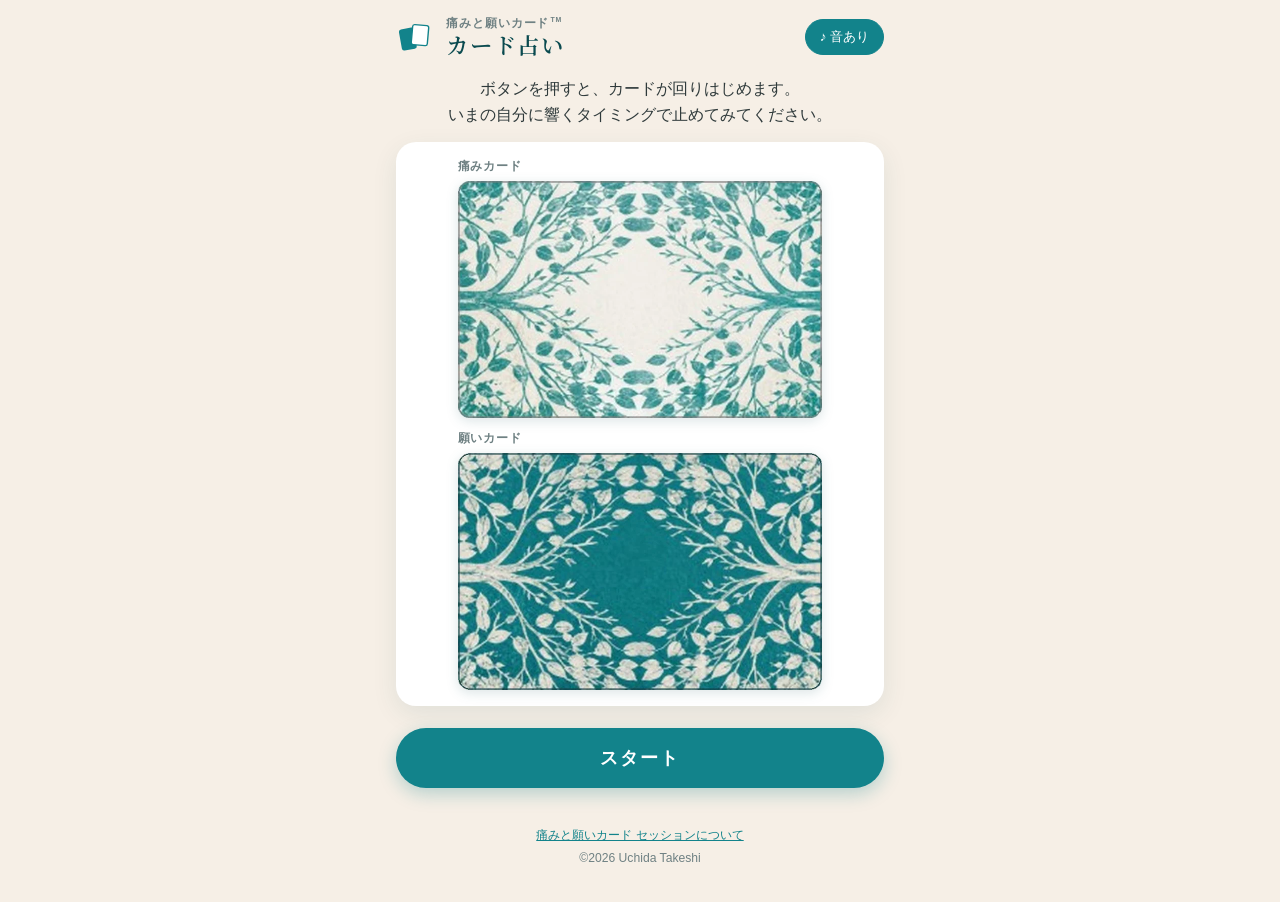
<file: fortune/index.html>
<!DOCTYPE html>
<html lang="ja">
<head>
  <meta charset="UTF-8">
  <meta name="viewport" content="width=device-width, initial-scale=1, viewport-fit=cover">
  <title>カード占い｜痛みと願いカード</title>
  <meta name="description" content="痛みカードと願いカードを、スロットのように1枚ずつ引くカード占い。いまの自分に響くタイミングで止めてみてください。">
  <meta name="theme-color" content="#12838b">
  <meta property="og:type" content="website">
  <meta property="og:title" content="カード占い｜痛みと願いカード">
  <meta property="og:description" content="痛みカードと願いカードを、スロットのように1枚ずつ引くカード占い。">
  <meta property="og:image" content="https://tgunship.github.io/landing_page/images/ogp.jpg">
  <link rel="preconnect" href="https://fonts.googleapis.com">
  <link rel="preconnect" href="https://fonts.gstatic.com" crossorigin>
  <link href="https://fonts.googleapis.com/css2?family=Noto+Serif+JP:wght@600&family=Zen+Kaku+Gothic+New:wght@400;500;700&display=swap" rel="stylesheet">
  <style>
    :root {
      --teal: #12838b;
      --teal-dark: #0d6970;
      --teal-deep: #0a4a4f;
      --teal-soft: #e7f3f4;
      --teal-disabled: #9cc8cc;
      --ink: #2f3a3b;
      --sub: #6f8183;
      --line: #dcebec;
      --screen: #f6efe6;
      --paper: #ffffff;
      --serif: "Noto Serif JP", "Hiragino Mincho ProN", "Yu Mincho", serif;
      --sans: "Zen Kaku Gothic New", "Hiragino Sans", "Yu Gothic", sans-serif;
    }
    *, *::before, *::after { box-sizing: border-box; }
    html { -webkit-text-size-adjust: 100%; }
    body {
      margin: 0; min-height: 100vh; min-height: 100dvh;
      font-family: var(--sans); color: var(--ink); background: var(--screen);
      -webkit-tap-highlight-color: transparent;
    }
    button { font: inherit; cursor: pointer; }
    .app {
      max-width: 520px; margin: 0 auto;
      padding: calc(16px + env(safe-area-inset-top)) 16px calc(32px + env(safe-area-inset-bottom));
    }

    /* ヘッダー */
    .head { display: flex; align-items: center; gap: 10px; }
    .head__mark { width: 40px; height: 33px; flex: none; }
    .head__title { flex: 1; margin: 0; line-height: 1.25; }
    .head__deck { display: block; font-size: .72rem; font-weight: 700; color: var(--sub); letter-spacing: .08em; }
    .head__deck sup { font-size: .6em; margin-left: 1px; }
    .head__name { display: block; font-family: var(--serif); font-weight: 600; font-size: 1.4rem; color: var(--teal-deep); letter-spacing: .08em; }
    .sound {
      flex: none; height: 36px; padding: 0 14px; border-radius: 18px;
      border: 1px solid var(--line); background: var(--paper); color: var(--sub); font-size: .82rem;
    }
    .sound[aria-pressed="true"] { background: var(--teal); border-color: var(--teal); color: #fff; }

    /* メッセージ */
    .message {
      margin: 18px 0 0; min-height: 3.1em; text-align: center; white-space: pre-line;
      font-size: 1rem; line-height: 1.6; color: var(--ink);
    }

    /* カード */
    .panel {
      margin-top: 14px; padding: 16px; border-radius: 20px; background: var(--paper);
      box-shadow: 0 8px 26px rgba(10, 74, 79, .09);
    }
    /* カードは一回り小さく。結果を見るとき、痛みカード〜おまけのお題が1画面に収まる大きさまで縮める */
    .panel {
      --card-w: min(80%, max(148px, calc((100vh - 370px) * .769)));
    }
    @supports (height: 100svh) {
      .panel { --card-w: min(80%, max(148px, calc((100svh - 370px) * .769))); }
    }
    .label, .card { width: var(--card-w); margin-inline: auto; }
    .label { margin-top: 0; margin-bottom: 6px; font-size: .78rem; font-weight: 700; color: var(--sub); letter-spacing: .06em; transition: color .3s; }
    .label.is-on { color: var(--teal); }
    .label + .card { margin-bottom: 12px; }
    .card { position: relative; perspective: 1400px; }
    .card:last-child { margin-bottom: 0; }
    .card__inner { position: relative; transform-style: preserve-3d; }
    .card img {
      display: block; width: 100%; height: auto; aspect-ratio: 960 / 624;
      filter: drop-shadow(0 3px 6px rgba(10, 74, 79, .14));
      user-select: none; -webkit-user-drag: none;
    }
    .card__shine {
      position: absolute; inset: 0; background: #fff; opacity: 0; pointer-events: none;
      border-radius: 3.8% / 5.8%;
    }

    /* 結果の問い・おまけのお題 */
    .question { display: none; }
    .question.is-shown, .actions.is-shown { display: block; }
    .question__text {
      margin: 18px 0 0; text-align: center; white-space: pre-line;
      font-family: var(--serif); font-weight: 600; font-size: 1.05rem; line-height: 1.7; color: var(--teal-dark);
    }
    .prompt-open {
      display: block; margin: 14px auto 0; height: 44px; padding: 0 18px; border-radius: 22px;
      border: 1px solid var(--line); background: var(--paper); color: var(--teal); font-size: .9rem;
    }
    .prompt-open[hidden] { display: none; }
    .prompt {
      display: none; margin-top: 12px; padding: 12px 16px 8px; border-radius: 16px; background: var(--teal-soft);
    }
    .prompt.is-shown { display: block; }
    .prompt__chip {
      display: inline-block; padding: 2px 10px; border-radius: 12px; background: #fff;
      color: var(--teal); font-size: .7rem; font-weight: 700;
    }
    .prompt__hint { margin: 4px 0 0; color: var(--sub); font-size: .72rem; }
    .prompt__text { margin: 8px 0 0; font-size: .95rem; line-height: 1.75; }
    .prompt__other {
      display: block; margin: 6px 0 0 auto; height: 36px; padding: 0 12px; border-radius: 18px;
      border: 1px solid var(--line); background: var(--paper); color: var(--teal); font-size: .78rem; font-weight: 700;
    }

    /* ボタン */
    .main-btn {
      display: block; width: 100%; height: 60px; margin-top: 22px; border: 0; border-radius: 32px;
      background: var(--teal); color: #fff; font-size: 1.15rem; font-weight: 700; letter-spacing: .12em;
      box-shadow: 0 6px 18px rgba(18, 131, 139, .28); transition: background .2s, box-shadow .2s, transform .1s;
    }
    .main-btn:active:not(:disabled) { transform: scale(.98); }
    .main-btn:disabled { background: var(--teal-disabled); box-shadow: none; cursor: default; }
    .actions { display: none; }
    .actions__row { display: flex; gap: 12px; margin-top: 16px; }
    .out-btn {
      flex: 1; display: flex; align-items: center; justify-content: center; gap: 6px; height: 50px;
      border: 1.5px solid var(--teal); border-radius: 26px; background: var(--paper);
      color: var(--teal); font-size: .92rem; font-weight: 700;
    }
    .out-btn svg { width: 20px; height: 20px; }
    :focus-visible { outline: 3px solid rgba(18, 131, 139, .45); outline-offset: 2px; }

    .foot { margin-top: 36px; text-align: center; font-size: .76rem; color: var(--sub); line-height: 1.9; }
    .foot a { color: var(--teal); }

    .toast {
      position: fixed; left: 50%; bottom: calc(24px + env(safe-area-inset-bottom)); z-index: 20;
      max-width: calc(100% - 32px); padding: 10px 18px; border-radius: 22px;
      background: rgba(47, 58, 59, .92); color: #fff; font-size: .85rem; line-height: 1.5;
      transform: translate(-50%, 20px); opacity: 0; pointer-events: none; transition: opacity .25s, transform .25s;
    }
    .toast.is-shown { opacity: 1; transform: translate(-50%, 0); }
    .confetti { position: fixed; inset: 0; width: 100%; height: 100%; pointer-events: none; z-index: 10; }
    .sr-only { position: absolute; width: 1px; height: 1px; overflow: hidden; clip: rect(0 0 0 0); white-space: nowrap; }
  </style>
</head>
<body>
  <main class="app">
    <header class="head">
      <svg class="head__mark" viewBox="0 0 100 83" aria-hidden="true">
        <path transform="rotate(-10 29.5 45.5)" fill="#12838b" d="M16.5,18.5H42.5A6,6 0 0 1 48.5,24.5V66.5A6,6 0 0 1 42.5,72.5H16.5A6,6 0 0 1 10.5,66.5V24.5A6,6 0 0 1 16.5,18.5Z"/>
        <path transform="rotate(5 60 35.5)" fill="#fff" stroke="#12838b" stroke-width="3.5" d="M45,10.25H75A5.25,5.25 0 0 1 80.25,15.5V55.5A5.25,5.25 0 0 1 75,60.75H45A5.25,5.25 0 0 1 39.75,55.5V15.5A5.25,5.25 0 0 1 45,10.25Z"/>
      </svg>
      <h1 class="head__title">
        <span class="head__deck">痛みと願いカード<sup aria-label="トレードマーク">TM</sup></span>
        <span class="head__name">カード占い</span>
      </h1>
      <button class="sound" id="sound" type="button" aria-pressed="true">♪ 音あり</button>
    </header>

    <p class="message" id="message" aria-live="polite"></p>

    <section class="panel" aria-label="カード">
      <p class="label" id="painLabel">痛みカード</p>
      <div class="card"><div class="card__inner" id="painCard">
        <img id="painImg" src="cards/back_pain.webp" alt="痛みカード（裏向き）" width="960" height="624">
        <span class="card__shine"></span>
      </div></div>
      <p class="label" id="wishLabel">願いカード</p>
      <div class="card"><div class="card__inner" id="wishCard">
        <img id="wishImg" src="cards/back_wish.webp" alt="願いカード（裏向き）" width="960" height="624">
        <span class="card__shine"></span>
      </div></div>
    </section>

    <section class="question" id="question">
      <p class="question__text" id="questionText">痛みと願い、それぞれを感じると、
今のあなたの中に何がありますか。</p>
      <button class="prompt-open" id="promptOpen" type="button">＋ おまけのお題をひく</button>
      <div class="prompt" id="prompt">
        <span class="prompt__chip">おまけのお題</span>
        <p class="prompt__hint">もう少し深めてみたいときのヒントです</p>
        <p class="prompt__text" id="promptText" aria-live="polite"></p>
        <button class="prompt__other" id="promptOther" type="button">別のお題</button>
      </div>
    </section>

    <button class="main-btn" id="mainBtn" type="button" disabled>準備中…</button>

    <section class="actions" id="actions">
      <div class="actions__row">
        <button class="out-btn" id="saveBtn" type="button">
          <svg viewBox="0 0 24 24" fill="none" stroke="currentColor" stroke-width="2" stroke-linecap="round" stroke-linejoin="round" aria-hidden="true"><path d="M12 3v12"/><path d="m7 10 5 5 5-5"/><path d="M5 21h14"/></svg>
          画像を保存
        </button>
        <button class="out-btn" id="shareBtn" type="button">
          <svg viewBox="0 0 24 24" fill="none" stroke="currentColor" stroke-width="2" stroke-linecap="round" stroke-linejoin="round" aria-hidden="true"><circle cx="18" cy="5" r="3"/><circle cx="6" cy="12" r="3"/><circle cx="18" cy="19" r="3"/><path d="m8.6 13.5 6.8 4"/><path d="m15.4 6.5-6.8 4"/></svg>
          共有する
        </button>
      </div>
    </section>

    <footer class="foot">
      <a href="../">痛みと願いカード セッションについて</a><br>
      ©2026 Uchida Takeshi
    </footer>
  </main>

  <canvas class="confetti" id="confetti" aria-hidden="true"></canvas>
  <div class="toast" id="toast" role="status"></div>

  <script>
  (() => {
    'use strict';

    // ---- カードの言葉（番号順。画像 cards/pain_01〜54・wish_01〜54 と対応） ----
    const PAIN = ['失敗','暴走','妥協','依存','誤解','平凡','裏切り','絶望','無力','自己崩壊','自分への嘘','嫉妬される','価値が無い','愛されない','存在の否定','空っぽ','惨め','枯渇\n消耗','未達成\n敗北','停滞\n閉塞','老い\n衰え','異常\n異物','無責任\n不誠実','対立\n不調和','不公平\n理不尽','忘却\n埋没','無関心\n放置','嫌われる\n迷惑','コントロール不可\n予測不能','つまらない人間\nつまらない人生','搾取される\n利用される','批判\n否定\n認められない','孤独\n孤立\n隔絶','できない\n不十分\n未熟','欠陥\nポンコツ\n劣等','人を傷つける\n不快にする','制限される\n支配される','本性の露呈\n偽装の露呈','責められる\n攻撃される','見下される\n軽く見られる','わかられない\n受け取られない','排除される\n拒絶される','頼れない\n助けてくれない','見捨てられる\n見切られる','ゆるされない\n原罪感','キャパオーバー','粗末に扱われる','踏み込まれる','存在意義の喪失','居場所の喪失','期待外れ\nガッカリ','無駄\n報われない','魅力が無い\n醜い','不要\n役割の喪失'];
    const WISH = ['共感','信頼','受容','理解','愛','尊重','思いやり','親密さ','つながり','スペース','関心','自発性','自己表現','創造性','貢献','成長','明確さ','美','安心','秩序','尊厳','ふれあい','祝福','希望','仲間','ゆるし','承認','境界線','無防備さ','健やか','わかち合い','自律\n自立','支え\n協力','循環\n相互性','自由\n選択','言行一致\n誠実さ','意味\n目的','効力感\n達成','探求\n発見','嘆き\n悼み','公平\n対等','平和\n調和','流れ\nフロー','休息\n癒し','喜び\n楽しみ','挑戦\n刺激','遊び\n気軽さ','共鳴\n一体感','自分に\n本物であること','安らげる居場所','インスピレーション\n直感','(ニーズを満たす)\n力','ただ在ること','活力\nいのちの躍動'];

    // おまけのお題（1行＝1つ。書き換え・追加・削除できます）
    const PROMPTS = [
      'この願いが満たされたとき、体はどんな感じがしそうですか？',
      'この痛みは、あなたが何を大切にしているから感じるのでしょう？',
      'この痛みが、あなたに伝えたがっていることは何でしょう？',
      'この痛みと願い、今はどちらの声が大きいですか？',
      'このカードの組み合わせは、今のあなたに何を伝えにきたのでしょう？',
      'この痛みに名前やキャラクターをつけるとしたら？',
      '最近、この痛みに触れたのはどんな場面でしたか？',
      'この願いが満たされていた瞬間を、ひとつ思い出してみてください。',
      'この痛みから自分を守るために、これまでどんな工夫をしてきましたか？',
      '今日、この願いを少し満たしてくれた小さな出来事はありましたか？',
      'この願いを大切にしている自分に、どんな言葉をかけたいですか？',
      'この痛みを感じてきた自分を、ねぎらうとしたら？',
      '大切な人がこの痛みを抱えていたら、何と声をかけますか？',
      'この願いが満たされたら、今日のあなたは何をしていますか？',
      '今夜眠る前に、この願いのためにできることは？',
      'この願いを、ひとことの合言葉にするとしたら？',
      'この願いを、誰と一緒に満たしたいですか？',
      'この願いを満たすために、誰かにお願いできることはありますか？',
      '苦手なあの人も同じ願いを持っているとしたら、何が見えてきますか？',
      'この願いが叶った1年後の自分から、今の自分へひとこと。',
    ];

    const TEXT = {
      intro: 'ボタンを押すと、カードが回りはじめます。\nいまの自分に響くタイミングで止めてみてください。',
      painSpinning: '今日の痛みは……',
      wishSpinning: p => `「${p}」\n今日の願いは……`,
      done: (p, w) => `今日の痛み「${p}」\n今日の願い「${w}」`,
      result: '痛みと願い、それぞれを感じると、\n今のあなたの中に何がありますか。',
    };

    const N = 54;
    const SPIN_MS = 75;
    const KINDS = { pain: { names: PAIN, label: '痛みカード' }, wish: { names: WISH, label: '願いカード' } };
    const src = (kind, i) => `cards/${kind}_${String(i + 1).padStart(2, '0')}.webp`;
    const backSrc = kind => `cards/back_${kind}.webp`;
    // 1行の名前に（「批判\n否定」→「批判・否定」、「(ニーズを満たす)\n力」→「(ニーズを満たす)力」）
    const oneLine = s => s.replace(/\)\n/g, ')').replace(/\n/g, '・');
    const rand = n => Math.floor(Math.random() * n);

    const $ = id => document.getElementById(id);
    const el = {
      message: $('message'), btn: $('mainBtn'), sound: $('sound'),
      pain: { img: $('painImg'), box: $('painCard'), label: $('painLabel') },
      wish: { img: $('wishImg'), box: $('wishCard'), label: $('wishLabel') },
      question: $('question'), actions: $('actions'),
      promptOpen: $('promptOpen'), prompt: $('prompt'), promptText: $('promptText'),
      toast: $('toast'), confetti: $('confetti'),
    };

    // ---- 保存（使えないブラウザでも動くように） ----
    const store = {
      get(k) { try { return localStorage.getItem(k); } catch (e) { return null; } },
      set(k, v) { try { localStorage.setItem(k, v); } catch (e) { /* 保存できなくても遊べる */ } },
    };

    // ---- 効果音（音声ファイルを使わず、その場で波形を合成） ----
    const Sound = (() => {
      let ctx = null, buffers = null;
      let enabled = store.get('fortune.sound') !== 'off';
      const blip = (t, f, decay) => {
        const s = Math.sin(2 * Math.PI * f * t);
        return (0.55 * (s >= 0 ? 1 : -1) + 0.45 * s) * Math.exp(-t * decay);
      };
      const bell = (t, f, decay) =>
        (Math.sin(2 * Math.PI * f * t) + 0.35 * Math.sin(2 * Math.PI * f * 2 * t)) * Math.exp(-t * decay);
      function synth(seconds, wave) {
        const rate = ctx.sampleRate, n = Math.floor(seconds * rate);
        const buf = ctx.createBuffer(1, n, rate), d = buf.getChannelData(0);
        let peak = 1e-6;
        for (let i = 0; i < n; i++) { d[i] = wave(i / rate); peak = Math.max(peak, Math.abs(d[i])); }
        const gain = 0.8 / peak, attack = Math.floor(0.003 * rate);
        for (let i = 0; i < n; i++) {
          const fi = i < attack ? i / attack : 1, fo = i > n - attack ? (n - i) / attack : 1;
          d[i] *= gain * fi * fo;
        }
        return buf;
      }
      function init() {
        if (ctx) { if (ctx.state === 'suspended') ctx.resume(); return; }
        const AC = window.AudioContext || window.webkitAudioContext;
        if (!AC) return;
        try { ctx = new AC(); } catch (e) { return; }
        buffers = {
          tick: synth(0.045, t => blip(t, 1760, 55)),
          lock: synth(0.42, t => t < 0.07 ? blip(t, 1318.5, 18) : blip(t - 0.07, 1975.5, 7)),
          finale: synth(1.6, t => {
            const notes = [1046.5, 1318.5, 1568, 2093];
            let v = 0;
            notes.forEach((f, i) => {
              const st = i * 0.09;
              if (t >= st) v += 0.32 * bell(t - st, f, i === notes.length - 1 ? 2.2 : 5);
            });
            if (t >= 0.42) {
              const u = t - 0.42;
              v += 0.22 * bell(u, 2093, 2.4) + 0.18 * bell(u, 2637, 2.6) + 0.16 * bell(u, 3136, 2.8);
              v += 0.10 * Math.sin(2 * Math.PI * 4186 * u) * Math.exp(-u * 3.5) * (0.5 + 0.5 * Math.sin(2 * Math.PI * 18 * u));
            }
            return v;
          }),
        };
      }
      function play(name) {
        if (!enabled || !ctx || !buffers) return;
        try {
          const s = ctx.createBufferSource();
          s.buffer = buffers[name];
          s.connect(ctx.destination);
          s.start();
        } catch (e) { /* 音が出せなくても遊びは続けられる */ }
      }
      return {
        init, play,
        get enabled() { return enabled; },
        set enabled(v) { enabled = v; store.set('fortune.sound', v ? 'on' : 'off'); if (v) init(); },
      };
    })();

    function updateSoundBtn() {
      el.sound.textContent = Sound.enabled ? '♪ 音あり' : '音なし';
      el.sound.setAttribute('aria-pressed', String(Sound.enabled));
    }
    el.sound.addEventListener('click', () => { Sound.enabled = !Sound.enabled; updateSoundBtn(); });
    updateSoundBtn();

    const vibrate = ms => { try { navigator.vibrate && navigator.vibrate(ms); } catch (e) { /* 非対応 */ } };

    // ---- 画像の先読み ----
    const images = {};
    function preload() {
      const list = [backSrc('pain'), backSrc('wish')];
      for (let i = 0; i < N; i++) list.push(src('pain', i), src('wish', i));
      return Promise.all(list.map(s => new Promise(res => {
        const im = new Image();
        im.onload = im.onerror = () => res();
        im.src = s;
        images[s] = im;
        if (im.decode) im.decode().then(res, res);
      })));
    }

    // ---- アニメーション ----
    const animate = (node, frames, opts) =>
      node.animate ? node.animate(frames, opts).finished.catch(() => {}) : Promise.resolve();

    function setCard(kind, s, alt) {
      const img = el[kind].img;
      img.src = s;
      img.alt = alt;
    }
    async function flip(kind, s, alt) {
      const box = el[kind].box;
      await animate(box, [{ transform: 'rotateY(0deg)' }, { transform: 'rotateY(90deg)' }], { duration: 160, easing: 'ease-in' });
      setCard(kind, s, alt);
      await animate(box, [{ transform: 'rotateY(-90deg)' }, { transform: 'rotateY(0deg)' }], { duration: 160, easing: 'ease-out' });
    }
    function pop(kind, big, delay = 0) {
      const box = el[kind].box;
      animate(box, [
        { transform: 'scale(1)', easing: 'ease-out' },
        { transform: `scale(${big})`, offset: 0.24, easing: 'cubic-bezier(.34,2.2,.64,1)' },
        { transform: 'scale(1)' },
      ], { duration: 500 + (big > 1.1 ? 180 : 0), delay });
    }
    function shine(kind) {
      animate(el[kind].box.querySelector('.card__shine'),
        [{ opacity: 0 }, { opacity: 0.75 }, { opacity: 0 }, { opacity: 0.45 }, { opacity: 0 }], { duration: 900 });
    }

    // ---- 紙吹雪 ----
    const Confetti = (() => {
      const cv = el.confetti, c2d = cv.getContext('2d');
      const colors = ['#12838b', '#5cb8be', '#e8b84a', '#f2a7a0', '#ffffff', '#9ad3c2'];
      let raf = 0;
      function burst() {
        if (window.matchMedia('(prefers-reduced-motion: reduce)').matches) return;
        cancelAnimationFrame(raf);
        const dpr = window.devicePixelRatio || 1, w = innerWidth, h = innerHeight;
        cv.width = w * dpr; cv.height = h * dpr;
        c2d.setTransform(dpr, 0, 0, dpr, 0, 0);
        const pieces = Array.from({ length: 110 }, () => ({
          x: Math.random() * w, y: -Math.random() * h * 0.5 - 20,
          vx: (Math.random() - 0.5) * 120, vy: 260 + Math.random() * 340,
          a: Math.random() * 360, spin: (Math.random() - 0.5) * 720,
          w: 5 + Math.random() * 6, h: 8 + Math.random() * 8,
          color: colors[rand(colors.length)],
        }));
        const DURATION = 2600, start = performance.now();
        let last = start;
        const frame = now => {
          const dt = (now - last) / 1000, p = (now - start) / DURATION;
          last = now;
          c2d.clearRect(0, 0, w, h);
          if (p >= 1) return;
          c2d.globalAlpha = p < 0.7 ? 1 : (1 - p) / 0.3;
          for (const q of pieces) {
            q.x += q.vx * dt; q.y += q.vy * dt; q.a += q.spin * dt;
            c2d.save();
            c2d.translate(q.x, q.y);
            c2d.rotate(q.a * Math.PI / 180);
            c2d.fillStyle = q.color;
            c2d.fillRect(-q.w / 2, -q.h / 2, q.w, q.h);
            c2d.restore();
          }
          raf = requestAnimationFrame(frame);
        };
        raf = requestAnimationFrame(frame);
      }
      return { burst };
    })();

    // ---- カード占い本体 ----
    // READY → PAIN_SPIN → PAIN_STOPPING → WISH_SPIN → WISH_STOPPING → DONE
    let state = 'LOADING';
    const index = { pain: -1, wish: -1 };
    let timer = 0;
    let promptIndex = -1;

    const later = (fn, ms) => { timer = setTimeout(fn, ms); };
    const clearTimer = () => { clearTimeout(timer); timer = 0; };

    function setButton(text, enabled) {
      el.btn.textContent = text;
      el.btn.disabled = !enabled;
    }
    function setMessage(text, fade) {
      el.message.textContent = text;
      if (fade) animate(el.message, [{ opacity: 0 }, { opacity: 1 }], { duration: 400 });
    }

    function showReady() {
      state = 'READY';
      index.pain = index.wish = -1;
      setCard('pain', backSrc('pain'), '痛みカード（裏向き）');
      setCard('wish', backSrc('wish'), '願いカード（裏向き）');
      el.pain.label.classList.remove('is-on');
      el.wish.label.classList.remove('is-on');
      setMessage(TEXT.intro);
      setButton('スタート', true);
    }

    /** 次のカードを表示（同じカードが続かないように）。 */
    function step(kind, haptic) {
      const cur = index[kind];
      let next = rand(N - 1);
      if (cur >= 0 && next >= cur) next++;
      index[kind] = next;
      setCard(kind, src(kind, next), oneLine(KINDS[kind].names[next]));
      // スロットのリールのように、上から少し落ちてくる動き
      animate(el[kind].box, [{ transform: 'translateY(-6%)' }, { transform: 'translateY(0)' }], { duration: 60, easing: 'ease-out' });
      Sound.play('tick');
      if (haptic) vibrate(8);
    }

    /** ピコピコと高速で入れ替える。 */
    function spin(kind) {
      clearTimer();
      const tick = () => { step(kind, false); later(tick, SPIN_MS); };
      tick();
    }

    /** だんだんゆっくりになって止まる。ときどき「止まった…？」と思わせて、もう1枚だけ進む（じらし）。 */
    function slowDown(kind) {
      const steps = 7 + rand(5);
      const tease = Math.random() < 0.35;
      let k = 0;
      const next = () => {
        k++;
        step(kind, true);
        if (k < steps) later(next, SPIN_MS + 560 * Math.pow(k / steps, 2.2));
        else if (tease && k === steps) later(next, 1000);
        else later(() => lock(kind, true), 250);
      };
      later(next, SPIN_MS);
    }

    /** 1枚に定まったときの演出と、次の段階への移行。 */
    function lock(kind, anim) {
      clearTimer();
      el[kind].label.classList.add('is-on');
      if (anim) { vibrate(30); Sound.play('lock'); pop(kind, 1.08); }

      if (kind === 'pain') {
        state = 'WISH_SPIN';
        setMessage(TEXT.wishSpinning(oneLine(PAIN[index.pain])));
        setButton('ストップ！', false);
        index.wish = rand(N);
        const first = src('wish', index.wish), alt = oneLine(WISH[index.wish]);
        if (anim) {
          // ひと呼吸おいてから願いカードがめくれて回りはじめる
          later(async () => {
            await flip('wish', first, alt);
            if (state !== 'WISH_SPIN') return;
            setButton('ストップ！', true);
            if (!document.hidden) spin('wish');
          }, 900);
        } else {
          // 画面を離れたときは表だけ出しておき、戻ったら回しはじめる
          setCard('wish', first, alt);
          setButton('ストップ！', true);
        }
      } else {
        state = 'DONE';
        setButton('もう一度', false);
        if (anim) later(celebrate, 420);
        else showResult();
      }
    }

    /** 2枚そろったときの演出：ファンファーレ、2枚そろって弾む＋光る、紙吹雪。 */
    function celebrate() {
      Sound.play('finale');
      vibrate([30, 60, 30]);
      pop('pain', 1.12, 0); pop('wish', 1.12, 60);
      shine('pain'); shine('wish');
      Confetti.burst();
      later(showResult, 700);
    }

    function showResult() {
      // 上のメッセージには今日の2枚の名前。本来の問いはカードの下に出す
      setMessage(TEXT.done(oneLine(PAIN[index.pain]), oneLine(WISH[index.wish])), true);
      promptIndex = -1;
      el.prompt.classList.remove('is-shown');
      el.promptOpen.hidden = false;
      for (const s of [el.question, el.actions]) {
        s.classList.add('is-shown');
        animate(s, [{ opacity: 0, transform: 'translateY(20px)' }, { opacity: 1, transform: 'none' }], { duration: 450, easing: 'ease-out' });
      }
      setButton('もう一度', true);
      setTimeout(() => {
        scrollToCards();
      }, 500);
    }

    async function restart() {
      setButton('スタート', false);
      await Promise.all([el.question, el.actions].map(s =>
        animate(s, [{ opacity: 1 }, { opacity: 0 }], { duration: 200 }).then(() => s.classList.remove('is-shown'))));
      flip('pain', backSrc('pain'), '痛みカード（裏向き）');
      await new Promise(r => setTimeout(r, 150));
      await flip('wish', backSrc('wish'), '願いカード（裏向き）');
      showReady();
    }

    el.btn.addEventListener('click', async () => {
      Sound.init();
      switch (state) {
        case 'READY':
          state = 'PAIN_SPIN';
          setMessage(TEXT.painSpinning);
          setButton('ストップ！', false);
          index.pain = rand(N);
          await flip('pain', src('pain', index.pain), oneLine(PAIN[index.pain]));
          if (state !== 'PAIN_SPIN') return;
          setButton('ストップ！', true);
          spin('pain');
          break;
        case 'PAIN_SPIN':
          state = 'PAIN_STOPPING';
          setButton('……', false);
          clearTimer();
          slowDown('pain');
          break;
        case 'WISH_SPIN':
          state = 'WISH_STOPPING';
          setButton('……', false);
          clearTimer();
          slowDown('wish');
          break;
        case 'DONE':
          restart();
          break;
      }
    });

    // 画面を離れたら回転を止め、止まりかけならその場で止める。戻ったら回転を再開
    document.addEventListener('visibilitychange', () => {
      if (document.hidden) {
        clearTimer();
        if (state === 'PAIN_STOPPING') lock('pain', false);
        else if (state === 'WISH_STOPPING') lock('wish', false);
      } else if ((state === 'PAIN_SPIN' || state === 'WISH_SPIN') && !el.btn.disabled) {
        spin(state === 'PAIN_SPIN' ? 'pain' : 'wish');
      }
    });

    // 痛みカードを画面の上端に合わせる（痛みカード〜おまけのお題が1画面に入るように）
    function scrollToCards() {
      const top = el.pain.label.getBoundingClientRect().top + scrollY - 12;
      if (Math.abs(top - scrollY) > 4) scrollTo({ top, behavior: 'smooth' });
    }

    // ---- おまけのお題 ----
    function nextPrompt() {
      let n = rand(PROMPTS.length);
      if (PROMPTS.length > 1 && n === promptIndex) n = (n + 1) % PROMPTS.length;
      promptIndex = n;
      el.promptText.textContent = PROMPTS[n];
      animate(el.promptText, [{ opacity: 0 }, { opacity: 1 }], { duration: 250 });
    }
    el.promptOpen.addEventListener('click', () => {
      el.promptOpen.hidden = true;
      nextPrompt();
      el.prompt.classList.add('is-shown');
      animate(el.prompt, [{ opacity: 0 }, { opacity: 1 }], { duration: 300 });
      setTimeout(scrollToCards, 320);
    });
    $('promptOther').addEventListener('click', nextPrompt);

    // ---- 結果画像（保存・共有） ----
    function wrap(ctx, text, maxW) {
      const lines = [];
      for (const para of text.split('\n')) {
        let line = '';
        for (const ch of para) {
          if (ctx.measureText(line + ch).width > maxW && line) {
            // 句読点・閉じかっこは行頭に来ないように前の行へ
            if ('、。，．」）！？ー…'.includes(ch)) { line += ch; continue; }
            lines.push(line); line = ch;
          } else line += ch;
        }
        lines.push(line);
      }
      return lines;
    }

    async function renderResult() {
      if (document.fonts && document.fonts.ready) await document.fonts.ready;
      const W = 1080, PAD = 72, cardW = W - PAD * 2, cardH = Math.round(cardW * 624 / 960);
      const C = { teal: '#12838b', tealDark: '#0d6970', tealSoft: '#e7f3f4', ink: '#2f3a3b', sub: '#6f8183', screen: '#f6efe6' };
      const SANS = '"Zen Kaku Gothic New", "Hiragino Sans", "Yu Gothic", sans-serif';
      const SERIF = '"Noto Serif JP", "Hiragino Mincho ProN", "Yu Mincho", serif';
      const font = (size, weight = 400, fam = SANS) => `${weight} ${size}px ${fam}`;

      const meas = document.createElement('canvas').getContext('2d');
      meas.font = font(44, 600, SERIF);
      const resultLines = wrap(meas, TEXT.result, cardW);
      const resultLH = 44 * 1.6;
      const showPrompt = el.prompt.classList.contains('is-shown') && promptIndex >= 0;
      meas.font = font(34);
      const promptLines = showPrompt ? wrap(meas, PROMPTS[promptIndex], cardW - 80) : [];
      const promptLH = 34 * 1.6;
      const promptBoxH = showPrompt ? 60 + 40 + promptLines.length * promptLH + 36 : 0;

      const headerH = 230, labelH = 64;
      const H = headerH + (labelH + cardH + 40) * 2 + resultLines.length * resultLH + 60 + (showPrompt ? promptBoxH + 20 : 0) + 170;
      const cv = document.createElement('canvas');
      cv.width = W; cv.height = Math.ceil(H);
      const c = cv.getContext('2d');
      c.fillStyle = C.screen; c.fillRect(0, 0, W, H);
      c.textBaseline = 'alphabetic';

      // ヘッダー：カードのイラスト＋タイトル＋TM＋日付
      let y = 80;
      const markH = 76, markW = markH * 100 / 83;
      c.save();
      c.translate(PAD, y - 8); c.scale(markW / 100, markH / 83);
      const back = new Path2D('M16.5,18.5H42.5A6,6 0 0 1 48.5,24.5V66.5A6,6 0 0 1 42.5,72.5H16.5A6,6 0 0 1 10.5,66.5V24.5A6,6 0 0 1 16.5,18.5Z');
      const front = new Path2D('M45,10.25H75A5.25,5.25 0 0 1 80.25,15.5V55.5A5.25,5.25 0 0 1 75,60.75H45A5.25,5.25 0 0 1 39.75,55.5V15.5A5.25,5.25 0 0 1 45,10.25Z');
      const rot = (cx, cy, deg, draw) => { c.save(); c.translate(cx, cy); c.rotate(deg * Math.PI / 180); c.translate(-cx, -cy); draw(); c.restore(); };
      rot(29.5, 45.5, -10, () => { c.fillStyle = C.teal; c.fill(back); });
      rot(60, 35.5, 5, () => { c.fillStyle = '#fff'; c.fill(front); c.strokeStyle = C.teal; c.lineWidth = 3.5; c.stroke(front); });
      c.restore();
      const titleX = PAD + markW + 18;
      const TITLE = '痛みと願いカード';
      c.fillStyle = C.teal; c.font = font(56, 700);
      c.fillText(TITLE, titleX, y + 50);
      const tw = c.measureText(TITLE).width;
      c.font = font(22, 700); c.fillText('TM', titleX + tw + 4, y + 14);
      const d = new Date();
      const wd = '日月火水木金土'[d.getDay()];
      c.fillStyle = C.sub; c.font = font(30);
      c.fillText(`${d.getFullYear()}年${d.getMonth() + 1}月${d.getDate()}日(${wd})　カード占い`, titleX, y + 98);
      y = headerH;

      const drawCard = (label, s) => {
        c.fillStyle = C.sub; c.font = font(34, 700);
        c.fillText(label, PAD, y + 40);
        y += labelH;
        c.save();
        c.shadowColor = 'rgba(10,74,79,.16)'; c.shadowBlur = 18; c.shadowOffsetY = 8;
        c.drawImage(images[s], PAD, y, cardW, cardH);
        c.restore();
        y += cardH + 40;
      };
      drawCard('痛みカード', src('pain', index.pain));
      drawCard('願いカード', src('wish', index.wish));

      c.fillStyle = C.tealDark; c.font = font(44, 600, SERIF); c.textAlign = 'center';
      resultLines.forEach((l, i) => c.fillText(l, W / 2, y + 44 + i * resultLH));
      c.textAlign = 'left';
      y += resultLines.length * resultLH + 60;

      if (showPrompt) {
        c.fillStyle = C.tealSoft;
        c.beginPath();
        if (c.roundRect) c.roundRect(PAD, y, cardW, promptBoxH, 36); else c.rect(PAD, y, cardW, promptBoxH);
        c.fill();
        c.fillStyle = C.teal; c.font = font(28, 700);
        c.fillText('おまけのお題', PAD + 40, y + 60);
        c.fillStyle = C.ink; c.font = font(34);
        promptLines.forEach((l, i) => c.fillText(l, PAD + 40, y + 60 + 40 + 34 + i * promptLH));
        y += promptBoxH + 20;
      }

      c.fillStyle = C.sub; c.textAlign = 'center';
      c.font = font(28); c.fillText('痛みと願いカード ・ カード占い', W / 2, y + 80);
      c.font = font(26); c.fillText('©2026 Uchida Takeshi', W / 2, y + 124);
      return new Promise(res => cv.toBlob(res, 'image/png'));
    }

    let toastTimer = 0;
    function toast(msg) {
      el.toast.textContent = msg;
      el.toast.classList.add('is-shown');
      clearTimeout(toastTimer);
      toastTimer = setTimeout(() => el.toast.classList.remove('is-shown'), 3200);
    }
    const fileName = () => `itami_negai_${Date.now()}.png`;

    function download(blob) {
      const url = URL.createObjectURL(blob);
      const a = document.createElement('a');
      a.href = url; a.download = fileName();
      document.body.appendChild(a); a.click(); a.remove();
      setTimeout(() => URL.revokeObjectURL(url), 4000);
    }

    $('saveBtn').addEventListener('click', async () => {
      try {
        const blob = await renderResult();
        download(blob);
        toast('画像を保存しました');
      } catch (e) { toast('画像を保存できませんでした'); }
    });

    $('shareBtn').addEventListener('click', async () => {
      let blob;
      try { blob = await renderResult(); } catch (e) { toast('画像を作れませんでした'); return; }
      const file = new File([blob], fileName(), { type: 'image/png' });
      const text = `今日の痛み「${oneLine(PAIN[index.pain])}」／今日の願い「${oneLine(WISH[index.wish])}」 #痛みと願いカード`;
      if (navigator.canShare && navigator.canShare({ files: [file] })) {
        try { await navigator.share({ files: [file], text }); }
        catch (e) { if (e && e.name !== 'AbortError') toast('共有できませんでした'); }
      } else {
        download(blob);
        toast('このブラウザは画像の共有に対応していないため、保存しました');
      }
    });

    // ---- はじまり ----
    setMessage(TEXT.intro);
    preload().then(showReady);
  })();
  </script>
</body>
</html>
</file>
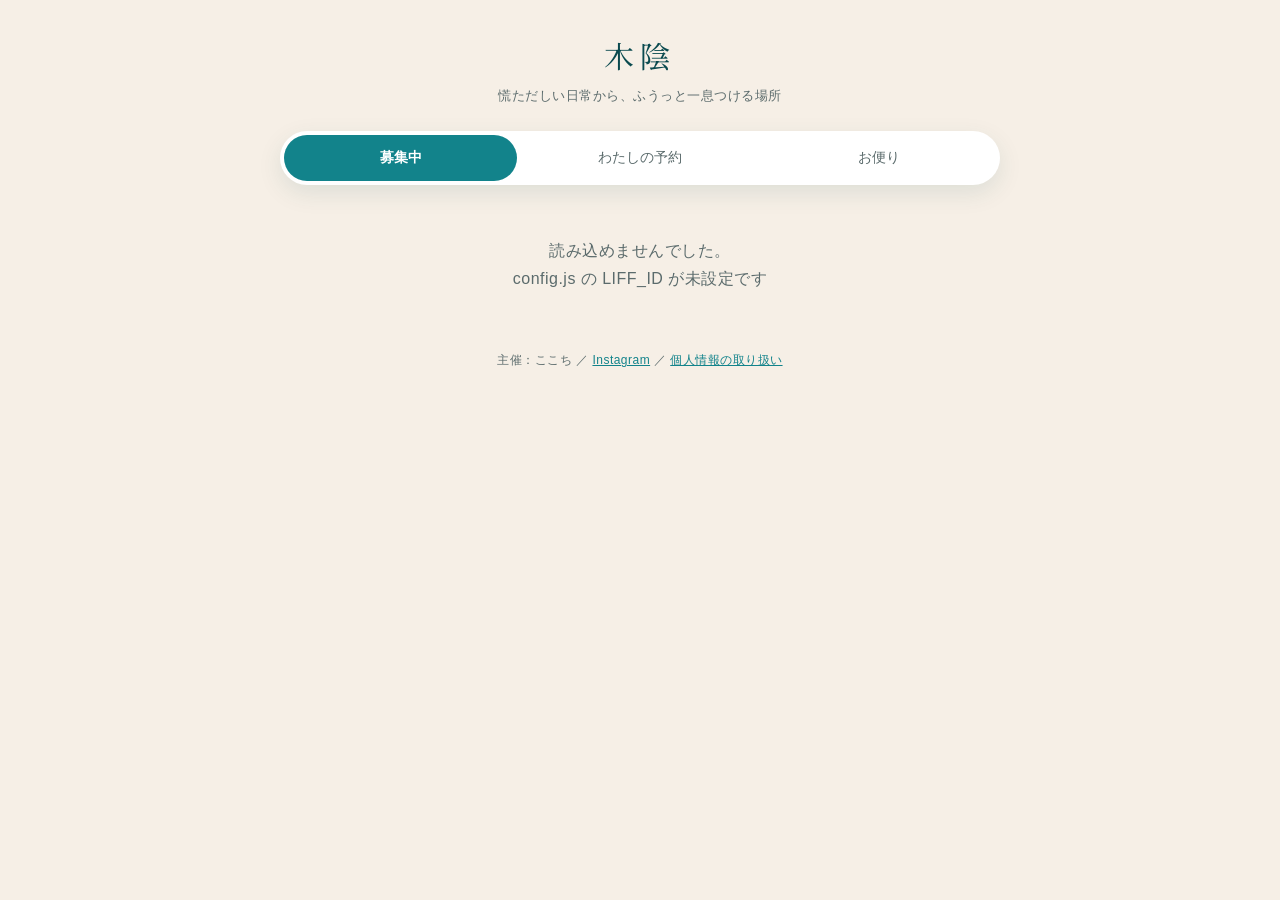
<file: kokage/index.html>
<!DOCTYPE html>
<html lang="ja">
<head>
  <meta charset="UTF-8">
  <meta name="viewport" content="width=device-width, initial-scale=1">
  <title>木陰｜ふうっと、一息つける場所</title>
  <meta name="robots" content="noindex">
  <meta name="theme-color" content="#12838b">
  <link rel="preconnect" href="https://fonts.googleapis.com">
  <link rel="preconnect" href="https://fonts.gstatic.com" crossorigin>
  <link href="https://fonts.googleapis.com/css2?family=Noto+Serif+JP:wght@500;600&family=Zen+Kaku+Gothic+New:wght@400;500;700&display=swap" rel="stylesheet">
  <link rel="stylesheet" href="style.css">
</head>
<body>
  <div class="wrap">
    <header class="brand">
      <p class="brand__name">木陰</p>
      <p class="brand__sub">慌ただしい日常から、ふうっと一息つける場所</p>
    </header>

    <nav class="tabs" role="tablist">
      <button data-tab="events" class="active">募集中</button>
      <button data-tab="mine">わたしの予約</button>
      <button data-tab="request">お便り</button>
      <button data-tab="status" hidden>申込状況</button>
    </nav>

    <main id="app">
      <div class="loading"><div class="spinner"></div>読み込んでいます…</div>
    </main>

    <footer class="small">
      <p>主催：ここち ／ <a id="insta-link" href="https://www.instagram.com/kokochi1205/" target="_blank" rel="noopener">Instagram</a> ／ <a href="privacy.html">個人情報の取り扱い</a></p>
      <p id="admin-link" hidden><a href="admin.html">運営メニューを開く</a></p>
    </footer>
  </div>

  <!-- 申し込みシート -->
  <div class="sheet" id="apply-sheet" aria-modal="true" role="dialog">
    <div class="sheet__body" id="apply-body"></div>
  </div>

  <script charset="utf-8" src="https://static.line-scdn.net/liff/edge/2/sdk.js"></script>
  <script src="config.js"></script>
  <script src="common.js"></script>
  <script>
  (function () {
    const { initLiff, api, sendTrigger, yen, esc, $, $$, toast } = Kokage;
    let state = { tab: 'events', data: null, pending: null };

    const params = new URLSearchParams(location.search);
    // LIFF の URL（liff.line.me/...?event=...）から来た場合は liff.state に入っていることがある
    const liffState = params.get('liff.state');
    const deep = new URLSearchParams(liffState && liffState.indexOf('?') >= 0 ? liffState.slice(liffState.indexOf('?')) : '');
    const focusEventId = params.get('event') || deep.get('event');
    const startTab = params.get('tab') || deep.get('tab');
    if (startTab) state.tab = startTab;

    $$('.tabs button').forEach((b) => b.addEventListener('click', () => { state.tab = b.dataset.tab; render(); }));

    async function load() {
      state.data = await api('init');
      $('#admin-link').hidden = !state.data.me.isAdmin;
      $('[data-tab="status"]').hidden = !state.data.me.canSeeStatus;
      $('#insta-link').href = state.data.instagramUrl;
    }

    function statusBadge(ev) {
      return '<span class="badge">参加者募集中</span>';
    }

    function eventCard(ev, opts) {
      opts = opts || {};
      const c = ev.counts;
      const full = ev.remaining <= 0;
      let action = '';
      if (ev.mine) {
        action = opts.mine
          ? `<button class="btn danger block" data-cancel="${esc(ev.id)}">キャンセルする</button>`
          : `<p class="hint">お申し込み済みです（当日のお支払い：${yen(ev.mine.fee)}）</p>`;
      } else if (state.data.me.isAdmin) {
        action = '<p class="hint">運営の方は申し込み不要です（人数に数えません）。</p>';
      } else if (!ev.canApply) {
        action = '<button class="btn block" disabled>募集は締め切りました</button>';
      } else if (full) {
        action = '<button class="btn block" disabled>満席です</button>';
      } else {
        action = `<button class="btn block" data-apply="${esc(ev.id)}">この木陰に申し込む</button>`;
      }
      return `
        <article class="card" id="ev-${esc(ev.id)}">
          <div class="badges">${statusBadge(ev)}<span class="badge">${esc(ev.series)}</span>${ev.kicker ? `<span class="badge">${esc(ev.kicker)}</span>` : ''}${ev.mine ? '<span class="badge mine">申込済み</span>' : ''}</div>
          <h3>${esc(ev.title)}</h3>
          <div class="meta">
            <div>📅 ${esc(ev.dateLabel)} ${esc(ev.start)}〜${esc(ev.end)}</div>
            <div>📍 ${esc(ev.venue)}</div>
            ${ev.host ? `<div>🌿 ホスト：${esc(ev.host)}</div>` : ''}
          </div>
          <p class="desc">${esc(ev.description)}</p>
          ${ev.workLine ? `<p class="hint" style="margin:-4px 0 12px">${esc(ev.workLine)}</p>` : ''}
          ${ev.venueSplit ? `<p class="hint" style="margin:-4px 0 8px">${venueText(ev)}</p>` : ''}
          <div class="counts">いまの申込：はじめての方・一般 ${c.guests}名 ／ 仲間 ${c.members}名　（残り${ev.remaining}席）</div>
          ${ev.mine && opts.mine ? `<p class="hint" style="margin-bottom:10px">当日のお支払い：${yen(ev.mine.fee)}</p>` : ''}
          ${action}
        </article>`;
    }

    function render() {
      $$('.tabs button').forEach((b) => b.classList.toggle('active', b.dataset.tab === state.tab));
      const app = $('#app');
      const d = state.data;
      if (!d) return;

      if (state.tab === 'events') {
        app.innerHTML = d.events.length
          ? `<p class="hint" style="margin-bottom:14px">1回3時間：前半2時間はテーマに沿ってじっくり、後半1時間は感想の投稿やフリートークの時間です。当日の開始時刻まで申し込めます。</p>` + d.events.map((ev) => eventCard(ev)).join('')
          : '<div class="empty">いま募集中の木陰はありません。<br>次の木陰が決まったら、Instagramでもお知らせします。</div>';
      } else if (state.tab === 'mine') {
        const mine = d.events.filter((e) => e.mine);
        app.innerHTML = mine.length
          ? mine.map((ev) => eventCard(ev, { mine: true })).join('')
          : '<div class="empty">いまお申し込み中の木陰はありません。</div>';
      } else if (state.tab === 'status') {
        renderStatus();
        return;
      } else {
        app.innerHTML = `
          <div class="card">
            <h3>木陰で扱ってほしいテーマ</h3>
            <p class="meta">「こんなテーマで話してみたい」「こんな時間がほしい」を気軽に届けてください。「やりたい！」と手を挙げる人がいたら、木陰として開かれます。</p>
            <label class="field"><span>テーマ・想い</span><textarea id="req-text" placeholder="例）つい人の目を気にして疲れてしまう…そんな自分とゆっくり向き合いたい"></textarea></label>
            <button class="btn block" id="req-send">届ける</button>
          </div>`;
        $('#req-send').addEventListener('click', sendRequest);
      }
      $$('[data-apply]').forEach((b) => b.addEventListener('click', () => openApply(b.dataset.apply)));
      $$('[data-cancel]').forEach((b) => b.addEventListener('click', () => cancel(b.dataset.cancel)));
    }

    // ---- 申込状況（IQ受講生・ホスト・運営） ----
    async function renderStatus() {
      const app = $('#app');
      app.innerHTML = '<div class="loading"><div class="spinner"></div>読み込んでいます…</div>';
      let st;
      try { st = await api('status'); } catch (e) { app.innerHTML = `<div class="empty">${esc(e.message)}</div>`; return; }
      if (state.tab !== 'status') return;
      const badge = (s) => `<span class="badge ${({ '終了': 'done' })[s] || ''}">${esc(s)}</span>`;
      app.innerHTML = `<p class="hint" style="margin-bottom:14px">${st.admin ? '運営として、すべての回の申込状況を表示しています。' : '募集中の回の申込状況です。'}運営（うってぃ・ぎっしー）は人数に含みません。</p>` +
        (st.events.length ? st.events.map((ev) => {
          const c = ev.counts;
          const rows = ev.registrations.map((r) => `<tr class="${r.status === 'キャンセル' ? 'cancelled' : ''}"><td>${esc(r.name)}${r.isHost ? '（ホスト）' : ''}</td><td>${esc(r.type)}</td>${st.admin ? `<td>${yen(r.fee)}</td><td>${r.first ? '初回' : ''}${r.share ? ' シェア' : ''}</td><td>${esc(r.referrer || '')}</td>` : ''}</tr>`).join('');
          return `<article class="card">
            <div class="badges">${badge(ev.status)}${ev.isHost ? '<span class="badge mine">あなたがホスト</span>' : ''}</div>
            <h3>${esc(ev.title)}</h3>
            <div class="meta"><div>📅 ${esc(ev.dateLabel)} ${esc(ev.start)}〜${esc(ev.end)}</div><div>📍 ${esc(ev.venue)}</div><div>🌿 ホスト：${esc(ev.host || '')}</div></div>
            <div class="counts">合計 <b>${c.total}</b>名　一般 <b>${c.guests}</b>名　仲間・ホスト ${c.members}名　残り${ev.remaining}席</div>
            ${rows ? `<table class="regs"><thead><tr><th>名前</th><th>区分</th>${st.admin ? '<th>当日</th><th></th><th>紹介</th>' : ''}</tr></thead><tbody>${rows}</tbody></table>` : '<p class="hint">まだ申込はありません。</p>'}
          </article>`;
        }).join('') : '<div class="empty">表示できる回はありません。</div>');
    }

    function venueText(ev) {
      if (!ev.venueFeeTotal) return '場所代はかかりません';
      return `場所代は合計${yen(ev.venueFeeTotal)}を参加者で割り勘${ev.venueFeeCap ? `（1人${yen(ev.venueFeeCap)}まで。人数が増えると安くなります）` : ''}`;
    }

    // ---- 申し込み ----
    function feeFor(share, ev) {
      const d = state.data;
      const venue = ev.venueShareIfJoin;
      const venueLabel = ev.venueSplit ? (ev.venueFeeCap ? `場所代（割り勘・1人${yen(ev.venueFeeCap)}まで）` : '場所代（割り勘）') : '場所代（イバフォルニア・ベース利用料）';
      if (d.me.role !== 'guest') return { lines: [['参加費（IQ受講生）', 0], [venueLabel, venue]], total: venue };
      const base = d.me.firstTime ? d.fees.first : d.fees.regular;
      const disc = share ? Math.min(d.fees.discount, base) : 0;
      const lines = [[d.me.firstTime ? '参加費（はじめての方）' : '参加費', base]];
      if (disc) lines.push(['発信・口コミ割引', -disc]);
      lines.push([venueLabel, venue]);
      return { lines, total: base - disc + venue };
    }

    function renderFee(ev) {
      const share = $('#f-share') ? $('#f-share').checked : false;
      const f = feeFor(share, ev);
      $('#fee-box').innerHTML = f.lines.map(([k, v]) => `<div class="fee-row"><span>${esc(k)}</span><span>${v < 0 ? '−' + yen(-v) : yen(v)}</span></div>`).join('') +
        `<div class="fee-total"><span>当日のお支払い</span><span>${yen(f.total)}</span></div>`;
    }

    function openApply(id) {
      const ev = state.data.events.find((e) => e.id === id);
      if (!ev) return;
      const isGuest = state.data.me.role === 'guest';
      $('#apply-body').innerHTML = `
        <h3>${esc(ev.title)}</h3>
        <p class="meta">📅 ${esc(ev.dateLabel)} ${esc(ev.start)}〜${esc(ev.end)}　📍 ${esc(ev.venue)}</p>
        <p style="font-weight:700;margin:0 0 6px">木陰のグランドルール</p>
        <ul class="rules">${state.data.rules.map((r) => `<li>${esc(r)}</li>`).join('')}</ul>
        <label class="check"><input type="checkbox" id="f-agree"><span><b>グランドルールに同意します</b>（必須）</span></label>
        <label class="field"><span>紹介してくれた人・きっかけ（任意）</span><input type="text" id="f-ref" maxlength="100" placeholder="例）〇〇さんの紹介／〇〇さんのインスタを見て"></label>
        ${isGuest ? `<label class="check"><input type="checkbox" id="f-share"><span>参加後に、Instagramや口コミで感想をシェアします（参加費から${yen(state.data.fees.discount)}割引）<br><span class="hint">シェアは強制ではありません。自分のペースでどうぞ。</span></span></label>` : `<p class="hint">${esc(state.data.me.roleLabel)}の方は、参加費なし・場所代のみです。</p>`}
        <div class="fee" id="fee-box"></div>
        <p class="hint" style="margin-bottom:12px">お支払いは当日会場でお願いします。${ev.venueSplit ? venueText(ev) + '。表示はいまの人数での金額です。' : ''}</p>
        <p class="hint" style="margin-bottom:12px">お申し込み内容とLINEの表示名は、木陰の運営（ここち）が申込の管理とご連絡のためだけに使います。<a href="privacy.html" target="_blank" rel="noopener">個人情報の取り扱い</a></p>
        <button class="btn block" id="f-submit" disabled>申し込む</button>
        <button class="btn ghost block" id="f-close" style="margin-top:10px">閉じる</button>`;
      renderFee(ev);
      $('#f-agree').addEventListener('change', (e) => { $('#f-submit').disabled = !e.target.checked; });
      if ($('#f-share')) $('#f-share').addEventListener('change', () => renderFee(ev));
      $('#f-close').addEventListener('click', closeSheet);
      $('#f-submit').addEventListener('click', () => submitApply(ev));
      $('#apply-sheet').classList.add('open');
    }

    function closeSheet() { $('#apply-sheet').classList.remove('open'); }
    $('#apply-sheet').addEventListener('click', (e) => { if (e.target.id === 'apply-sheet') closeSheet(); });

    async function submitApply(ev) {
      const btn = $('#f-submit');
      btn.disabled = true; btn.textContent = '送信中…';
      try {
        const res = await api('apply', {
          eventId: ev.id,
          agreed: $('#f-agree').checked,
          referrer: $('#f-ref').value,
          shareDeclared: $('#f-share') ? $('#f-share').checked : false
        });
        const sent = await sendTrigger(res.triggerText);
        if (!sent) api('triggerFailed', { eventId: ev.id, kind: 'apply' }).catch(() => {});
        $('#apply-body').innerHTML = `
          <div class="done">
            <div class="leaf">🌿</div>
            <h3>お申し込みありがとうございます</h3>
            <p>『${esc(ev.title)}』<br>${esc(ev.dateLabel)} ${esc(ev.start)}〜${esc(ev.end)}</p>
            <p><b>当日のお支払い：${yen(res.fee.total)}</b>${res.fee.split ? '<br><span class="hint">（場所代は割り勘のため、人数が増えると安くなることがあります。3日前のLINEでお知らせします）</span>' : ''}</p>
            <p class="meta">${sent ? 'LINEのトークに確認メッセージをお送りしました。' : ''}当日お会いできるのを楽しみにしています。</p>
            <div class="card" style="background:var(--main-pale);box-shadow:none">
              <p style="margin-bottom:10px">急なお知らせや、日々の木陰の様子はInstagramでお届けしています。<br><b>ぜひ「ここち」をフォローしてくださいね。</b></p>
              <a class="btn insta block" href="${esc(res.instagramUrl)}" target="_blank" rel="noopener">Instagramをフォローする</a>
            </div>
            <button class="btn ghost block" id="f-done">閉じる</button>
          </div>`;
        $('#f-done').addEventListener('click', async () => { closeSheet(); await refresh(); });
      } catch (e) {
        toast(e.message, true);
        btn.disabled = false; btn.textContent = '申し込む';
      }
    }

    async function cancel(id) {
      const ev = state.data.events.find((e) => e.id === id);
      if (!ev || !confirm(`『${ev.title}』（${ev.dateLabel}）をキャンセルしますか？`)) return;
      try {
        const res = await api('cancel', { eventId: id });
        if (!(await sendTrigger(res.triggerText))) api('triggerFailed', { eventId: id, kind: 'cancel' }).catch(() => {});
        if (res.feeChanges && res.feeChanges.length) {
          alert('キャンセルしました。\n\nお申し込み中の次の木陰は、はじめての方の料金になりました。\n' +
            res.feeChanges.map((c) => `・${c.dateLabel}『${c.title}』${yen(c.fee)}`).join('\n'));
        } else {
          toast('キャンセルしました');
        }
        await refresh();
      } catch (e) { toast(e.message, true); }
    }

    async function sendRequest() {
      const text = $('#req-text').value.trim();
      if (!text) { $('#req-text').classList.add('invalid'); return; }
      const btn = $('#req-send'); btn.disabled = true;
      try {
        await api('request', { text });
        $('#req-text').value = '';
        toast('届けました。ありがとうございます🌿');
      } catch (e) { toast(e.message, true); }
      btn.disabled = false;
    }

    async function refresh() {
      try { await load(); render(); } catch (e) { toast(e.message, true); }
    }

    (async function main() {
      try {
        if (!(await initLiff())) return;
        await load();
        render();
        if (focusEventId) {
          const ev = state.data.events.find((e) => e.id === focusEventId);
          if (ev) {
            state.tab = 'events'; render();
            const el = document.getElementById('ev-' + ev.id);
            if (el) el.scrollIntoView({ behavior: 'smooth', block: 'center' });
            if (!ev.mine && ev.remaining > 0) openApply(ev.id);
          } else {
            toast('その木陰は、いまは申し込みを受け付けていません');
          }
        }
      } catch (e) {
        $('#app').innerHTML = `<div class="empty">読み込めませんでした。<br>${esc(e.message)}</div>`;
      }
    })();
  })();
  </script>
</body>
</html>
</file>
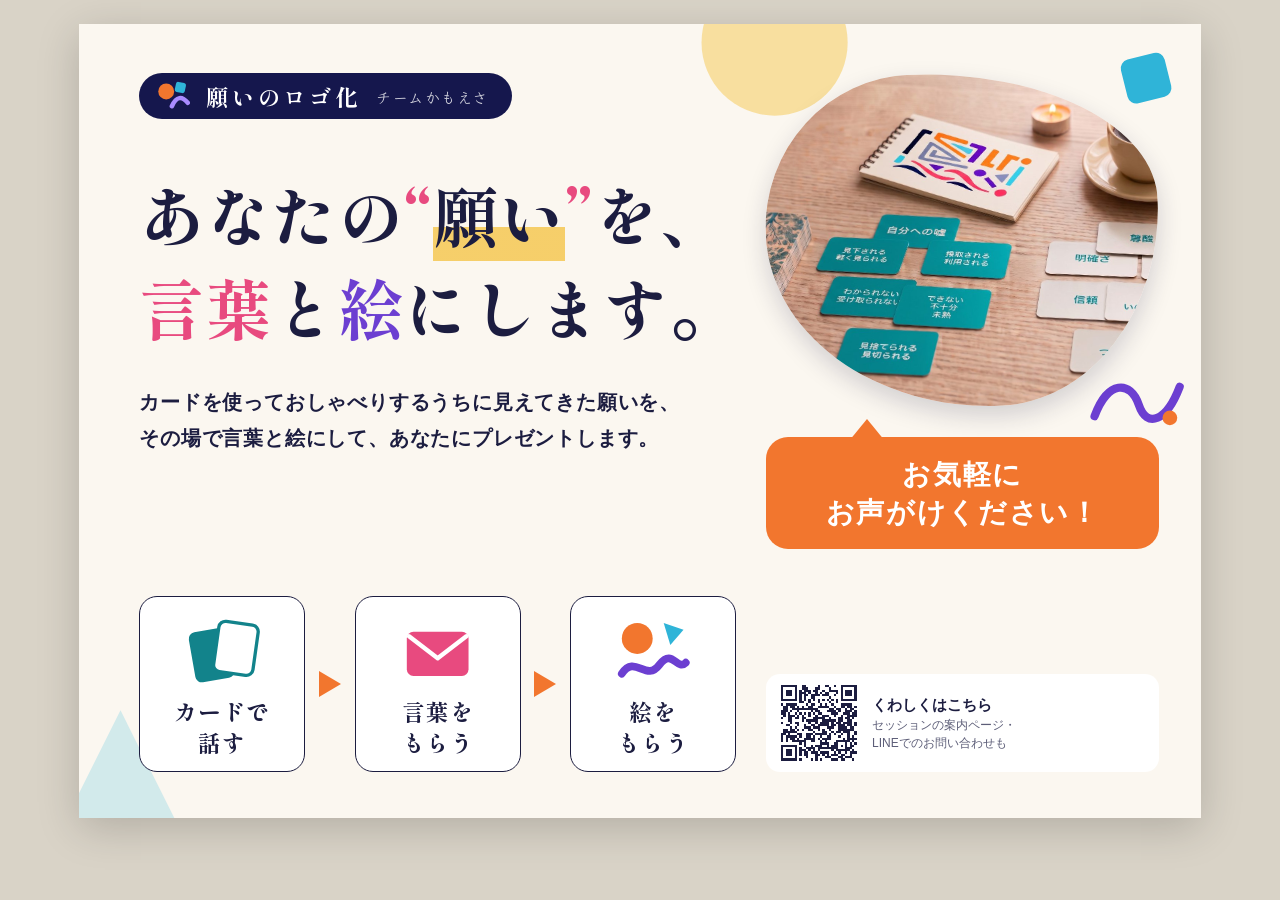
<file: negai-logo-sign.html>
<!DOCTYPE html>
<html lang="ja">
<head>
<meta charset="UTF-8">
<meta name="viewport" content="width=device-width, initial-scale=1">
<title>願いのロゴ化 看板</title>
<meta name="robots" content="noindex">
<link rel="preconnect" href="https://fonts.googleapis.com">
<link rel="preconnect" href="https://fonts.gstatic.com" crossorigin>
<link href="https://fonts.googleapis.com/css2?family=Klee+One:wght@400;600&family=Shippori+Mincho:wght@500;600;700;800&family=Zen+Kaku+Gothic+New:wght@500;700;900&display=swap" rel="stylesheet">
<style>
  @page { size: A4 landscape; margin: 0; }
  :root {
    --paper: #fbf7f0; --ink: #1c1d40; --ink-soft: #5d5e78; --navy: #15174d;
    --orange: #f2762e; --pink: #e84a7f; --purple: #6c3fd1; --sky: #2fb4d8; --yellow: #f4c13d; --teal: #12838b;
    --mincho: "Shippori Mincho", "Hiragino Mincho ProN", "Yu Mincho", serif;
    --pen: "Klee One", "Hiragino Maru Gothic ProN", sans-serif;
    --sans: "Zen Kaku Gothic New", "Hiragino Sans", "Yu Gothic", sans-serif;
  }
  * { box-sizing: border-box; margin: 0; padding: 0; }
  html, body { background: #d9d3c7; }
  body { font-family: var(--sans); color: var(--ink); -webkit-print-color-adjust: exact; print-color-adjust: exact; }
  @media screen { body { padding: 24px 0; } .sheet { margin: 0 auto; box-shadow: 0 10px 40px rgba(0,0,0,.18); } }
  @media print { html, body { background: none; } }

  .sheet { width: 297mm; height: 210mm; background: var(--paper); position: relative; overflow: hidden;
    display: grid; grid-template-columns: 1fr 104mm; gap: 8mm; padding: 13mm 13mm 12mm 16mm; }
  .deco { position: absolute; pointer-events: none; }

  /* 左 */
  .main { position: relative; z-index: 1; display: flex; flex-direction: column; }
  .brand { display: inline-flex; align-self: flex-start; align-items: center; gap: .7em; background: var(--navy); color: #fff;
    font-family: var(--mincho); font-weight: 700; font-size: 17pt; letter-spacing: .12em; padding: 1.6mm 6mm 1.6mm 4.5mm; border-radius: 99px; }
  .brand svg { width: 9mm; height: 9mm; }
  .brand small { font-family: var(--pen); font-weight: 600; font-size: 11pt; letter-spacing: .1em; opacity: .8; }
  h1 { font-family: var(--mincho); font-weight: 800; font-size: 49pt; line-height: 1.42; letter-spacing: .02em; margin-top: 13mm; white-space: nowrap; }
  h1 .q { color: var(--pink); }
  h1 em { font-style: normal; background: linear-gradient(transparent 64%, rgba(244,193,61,.75) 64%); }
  h1 .w { color: var(--pink); } h1 .e { color: var(--purple); }
  .sub { font-size: 15pt; font-weight: 700; line-height: 1.8; margin-top: 8mm; letter-spacing: .04em; }

  .steps { list-style: none; display: flex; align-items: center; gap: 3mm; margin-top: auto; }
  .steps li { flex: 1; background: #fff; border: 1.8px solid var(--ink); border-radius: 18px; padding: 4mm 2mm 3.5mm; text-align: center; }
  .steps svg { width: 21mm; height: 21mm; display: block; margin: 0 auto 1.5mm; }
  .steps b { display: block; font-family: var(--mincho); font-weight: 800; font-size: 17pt; letter-spacing: .04em; line-height: 1.35; }
  .steps .arrow { flex: 0 0 auto; width: 7mm; height: 7mm; border: 0; background: none; padding: 0; }
  .steps .arrow::before { content: ""; display: block; width: 0; height: 0; border-left: 6mm solid var(--orange); border-top: 3.5mm solid transparent; border-bottom: 3.5mm solid transparent; margin: 0 auto; }

  /* 右 */
  .side { position: relative; z-index: 1; display: flex; flex-direction: column; }
  .photo img { width: 100%; aspect-ratio: 4 / 3.4; object-fit: cover; object-position: 38% 50%; display: block;
    border-radius: 38% 62% 42% 58% / 46% 40% 60% 54%; box-shadow: 0 10px 24px rgba(28,29,64,.18); transform: rotate(-2deg); }
  .bubble { position: relative; background: var(--orange); color: #fff; border-radius: 22px; padding: 5mm 5mm 4.5mm; text-align: center; margin-top: 8mm; }
  .bubble::before { content: ""; position: absolute; top: -5mm; left: 22mm; border-left: 5mm solid transparent; border-right: 5mm solid transparent; border-bottom: 6mm solid var(--orange); }
  .bubble b { display: block; font-size: 21pt; font-weight: 900; letter-spacing: .06em; line-height: 1.35; }
  .bubble span { display: block; font-size: 11.5pt; font-weight: 700; margin-top: 1.5mm; letter-spacing: .04em; }
  .qr { margin-top: auto; display: flex; align-items: center; gap: 4mm; background: #fff; border-radius: 14px; padding: 3mm 4mm; }
  .qr svg { width: 20mm; height: 20mm; flex-shrink: 0; }
  .qr p { font-size: 11pt; font-weight: 700; line-height: 1.5; }
  .qr p span { display: block; font-size: 9pt; font-weight: 500; color: var(--ink-soft); }
</style>
</head>
<body>
<div class="sheet">
  <svg class="deco" style="top:-24mm; right:84mm; width:58mm" viewBox="0 0 180 180" aria-hidden="true"><circle cx="90" cy="90" r="60" fill="#f4c13d" opacity=".45"/></svg>
  <svg class="deco" style="bottom:-14mm; left:-14mm; width:50mm" viewBox="0 0 200 200" aria-hidden="true"><path d="M30 170 100 30l70 140z" fill="#2fb4d8" opacity=".2"/></svg>
  <svg class="deco" style="top:5mm; right:4mm; width:20mm" viewBox="0 0 84 84" aria-hidden="true"><rect x="14" y="14" width="50" height="50" rx="10" fill="#2fb4d8" transform="rotate(-14 39 39)"/></svg>
  <svg class="deco" style="top:92mm; right:4mm; width:26mm" viewBox="0 0 120 70" aria-hidden="true"><path d="M8 54C24 10 52 10 62 40s34 20 50-22" fill="none" stroke="#6c3fd1" stroke-width="10" stroke-linecap="round"/><circle cx="100" cy="56" r="9" fill="#f2762e"/></svg>

  <div class="main">
    <p class="brand"><svg viewBox="0 0 30 30" aria-hidden="true"><circle cx="9" cy="11" r="7" fill="#f2762e"/><path d="M14 24c4-9 9-9 14-3" fill="none" stroke="#a98bff" stroke-width="4" stroke-linecap="round"/><rect x="17" y="3" width="9" height="9" rx="2" fill="#2fb4d8" transform="rotate(12 21.5 7.5)"/></svg>願いのロゴ化<small>チームかもえさ</small></p>
    <h1>あなたの<span class="q">“</span><em>願い</em><span class="q">”</span>を、<br><span class="w">言葉</span>と<span class="e">絵</span>にします。</h1>
    <p class="sub">カードを使っておしゃべりするうちに見えてきた願いを、<br>その場で言葉と絵にして、あなたにプレゼントします。</p>

    <ol class="steps">
      <li><svg viewBox="0 0 72 72" aria-hidden="true"><rect x="8" y="16" width="36" height="46" rx="6" fill="#12838b" transform="rotate(-10 26 39)"/><rect x="30" y="10" width="36" height="46" rx="6" fill="#fff" stroke="#12838b" stroke-width="3" transform="rotate(8 48 33)"/></svg><b>カードで<br>話す</b></li>
      <li class="arrow" aria-hidden="true"></li>
      <li><svg viewBox="0 0 72 72" aria-hidden="true"><rect x="8" y="18" width="56" height="40" rx="6" fill="#e84a7f"/><path d="M10 22l26 20 26-20" fill="none" stroke="#fff" stroke-width="4" stroke-linecap="round" stroke-linejoin="round"/></svg><b>言葉を<br>もらう</b></li>
      <li class="arrow" aria-hidden="true"></li>
      <li><svg viewBox="0 0 72 72" aria-hidden="true"><circle cx="22" cy="24" r="14" fill="#f2762e"/><path d="M8 56c12-18 22 8 34-8s16 6 24-2" fill="none" stroke="#6c3fd1" stroke-width="7" stroke-linecap="round"/><path d="M46 10l18 6-12 14z" fill="#2fb4d8"/></svg><b>絵を<br>もらう</b></li>
    </ol>
  </div>

  <div class="side">
    <div class="photo"><img src="images/negai-logo-hero.jpg" alt="痛みカードと願いカード、色とりどりの絵のスケッチブック"></div>
    <div class="bubble"><b>お気軽に<br>お声がけください！</b></div>
    <div class="qr"><svg viewBox="0 0 33 33" shape-rendering="crispEdges"><path d="M0 0h1v1h-1zM1 0h1v1h-1zM2 0h1v1h-1zM3 0h1v1h-1zM4 0h1v1h-1zM5 0h1v1h-1zM6 0h1v1h-1zM9 0h1v1h-1zM10 0h1v1h-1zM16 0h1v1h-1zM19 0h1v1h-1zM20 0h1v1h-1zM23 0h1v1h-1zM26 0h1v1h-1zM27 0h1v1h-1zM28 0h1v1h-1zM29 0h1v1h-1zM30 0h1v1h-1zM31 0h1v1h-1zM32 0h1v1h-1zM0 1h1v1h-1zM6 1h1v1h-1zM9 1h1v1h-1zM10 1h1v1h-1zM11 1h1v1h-1zM15 1h1v1h-1zM16 1h1v1h-1zM21 1h1v1h-1zM26 1h1v1h-1zM32 1h1v1h-1zM0 2h1v1h-1zM2 2h1v1h-1zM3 2h1v1h-1zM4 2h1v1h-1zM6 2h1v1h-1zM8 2h1v1h-1zM10 2h1v1h-1zM11 2h1v1h-1zM12 2h1v1h-1zM14 2h1v1h-1zM15 2h1v1h-1zM18 2h1v1h-1zM21 2h1v1h-1zM22 2h1v1h-1zM23 2h1v1h-1zM24 2h1v1h-1zM26 2h1v1h-1zM28 2h1v1h-1zM29 2h1v1h-1zM30 2h1v1h-1zM32 2h1v1h-1zM0 3h1v1h-1zM2 3h1v1h-1zM3 3h1v1h-1zM4 3h1v1h-1zM6 3h1v1h-1zM8 3h1v1h-1zM9 3h1v1h-1zM10 3h1v1h-1zM12 3h1v1h-1zM15 3h1v1h-1zM17 3h1v1h-1zM19 3h1v1h-1zM20 3h1v1h-1zM24 3h1v1h-1zM26 3h1v1h-1zM28 3h1v1h-1zM29 3h1v1h-1zM30 3h1v1h-1zM32 3h1v1h-1zM0 4h1v1h-1zM2 4h1v1h-1zM3 4h1v1h-1zM4 4h1v1h-1zM6 4h1v1h-1zM8 4h1v1h-1zM10 4h1v1h-1zM11 4h1v1h-1zM13 4h1v1h-1zM14 4h1v1h-1zM15 4h1v1h-1zM16 4h1v1h-1zM18 4h1v1h-1zM19 4h1v1h-1zM20 4h1v1h-1zM23 4h1v1h-1zM26 4h1v1h-1zM28 4h1v1h-1zM29 4h1v1h-1zM30 4h1v1h-1zM32 4h1v1h-1zM0 5h1v1h-1zM6 5h1v1h-1zM8 5h1v1h-1zM10 5h1v1h-1zM13 5h1v1h-1zM14 5h1v1h-1zM21 5h1v1h-1zM26 5h1v1h-1zM32 5h1v1h-1zM0 6h1v1h-1zM1 6h1v1h-1zM2 6h1v1h-1zM3 6h1v1h-1zM4 6h1v1h-1zM5 6h1v1h-1zM6 6h1v1h-1zM8 6h1v1h-1zM10 6h1v1h-1zM12 6h1v1h-1zM14 6h1v1h-1zM16 6h1v1h-1zM18 6h1v1h-1zM20 6h1v1h-1zM22 6h1v1h-1zM24 6h1v1h-1zM26 6h1v1h-1zM27 6h1v1h-1zM28 6h1v1h-1zM29 6h1v1h-1zM30 6h1v1h-1zM31 6h1v1h-1zM32 6h1v1h-1zM8 7h1v1h-1zM9 7h1v1h-1zM12 7h1v1h-1zM16 7h1v1h-1zM21 7h1v1h-1zM24 7h1v1h-1zM0 8h1v1h-1zM2 8h1v1h-1zM3 8h1v1h-1zM4 8h1v1h-1zM5 8h1v1h-1zM6 8h1v1h-1zM11 8h1v1h-1zM13 8h1v1h-1zM14 8h1v1h-1zM17 8h1v1h-1zM19 8h1v1h-1zM22 8h1v1h-1zM26 8h1v1h-1zM27 8h1v1h-1zM28 8h1v1h-1zM29 8h1v1h-1zM30 8h1v1h-1zM1 9h1v1h-1zM2 9h1v1h-1zM4 9h1v1h-1zM5 9h1v1h-1zM7 9h1v1h-1zM9 9h1v1h-1zM12 9h1v1h-1zM13 9h1v1h-1zM16 9h1v1h-1zM17 9h1v1h-1zM18 9h1v1h-1zM19 9h1v1h-1zM20 9h1v1h-1zM23 9h1v1h-1zM26 9h1v1h-1zM27 9h1v1h-1zM29 9h1v1h-1zM30 9h1v1h-1zM32 9h1v1h-1zM1 10h1v1h-1zM2 10h1v1h-1zM5 10h1v1h-1zM6 10h1v1h-1zM7 10h1v1h-1zM8 10h1v1h-1zM9 10h1v1h-1zM10 10h1v1h-1zM11 10h1v1h-1zM12 10h1v1h-1zM13 10h1v1h-1zM14 10h1v1h-1zM15 10h1v1h-1zM21 10h1v1h-1zM22 10h1v1h-1zM24 10h1v1h-1zM25 10h1v1h-1zM28 10h1v1h-1zM30 10h1v1h-1zM31 10h1v1h-1zM0 11h1v1h-1zM1 11h1v1h-1zM2 11h1v1h-1zM4 11h1v1h-1zM7 11h1v1h-1zM13 11h1v1h-1zM15 11h1v1h-1zM16 11h1v1h-1zM20 11h1v1h-1zM21 11h1v1h-1zM22 11h1v1h-1zM23 11h1v1h-1zM25 11h1v1h-1zM28 11h1v1h-1zM29 11h1v1h-1zM30 11h1v1h-1zM32 11h1v1h-1zM0 12h1v1h-1zM1 12h1v1h-1zM3 12h1v1h-1zM6 12h1v1h-1zM8 12h1v1h-1zM10 12h1v1h-1zM12 12h1v1h-1zM14 12h1v1h-1zM16 12h1v1h-1zM17 12h1v1h-1zM22 12h1v1h-1zM23 12h1v1h-1zM24 12h1v1h-1zM27 12h1v1h-1zM28 12h1v1h-1zM29 12h1v1h-1zM31 12h1v1h-1zM32 12h1v1h-1zM1 13h1v1h-1zM3 13h1v1h-1zM4 13h1v1h-1zM5 13h1v1h-1zM7 13h1v1h-1zM9 13h1v1h-1zM12 13h1v1h-1zM15 13h1v1h-1zM18 13h1v1h-1zM19 13h1v1h-1zM20 13h1v1h-1zM23 13h1v1h-1zM26 13h1v1h-1zM29 13h1v1h-1zM30 13h1v1h-1zM31 13h1v1h-1zM32 13h1v1h-1zM0 14h1v1h-1zM3 14h1v1h-1zM4 14h1v1h-1zM6 14h1v1h-1zM7 14h1v1h-1zM9 14h1v1h-1zM10 14h1v1h-1zM14 14h1v1h-1zM15 14h1v1h-1zM16 14h1v1h-1zM17 14h1v1h-1zM18 14h1v1h-1zM21 14h1v1h-1zM25 14h1v1h-1zM26 14h1v1h-1zM28 14h1v1h-1zM29 14h1v1h-1zM31 14h1v1h-1zM3 15h1v1h-1zM4 15h1v1h-1zM9 15h1v1h-1zM11 15h1v1h-1zM12 15h1v1h-1zM13 15h1v1h-1zM14 15h1v1h-1zM15 15h1v1h-1zM18 15h1v1h-1zM19 15h1v1h-1zM20 15h1v1h-1zM21 15h1v1h-1zM22 15h1v1h-1zM23 15h1v1h-1zM25 15h1v1h-1zM26 15h1v1h-1zM29 15h1v1h-1zM30 15h1v1h-1zM0 16h1v1h-1zM4 16h1v1h-1zM6 16h1v1h-1zM7 16h1v1h-1zM12 16h1v1h-1zM15 16h1v1h-1zM17 16h1v1h-1zM18 16h1v1h-1zM19 16h1v1h-1zM20 16h1v1h-1zM22 16h1v1h-1zM24 16h1v1h-1zM25 16h1v1h-1zM27 16h1v1h-1zM28 16h1v1h-1zM29 16h1v1h-1zM30 16h1v1h-1zM32 16h1v1h-1zM2 17h1v1h-1zM3 17h1v1h-1zM7 17h1v1h-1zM10 17h1v1h-1zM13 17h1v1h-1zM14 17h1v1h-1zM16 17h1v1h-1zM17 17h1v1h-1zM18 17h1v1h-1zM19 17h1v1h-1zM20 17h1v1h-1zM22 17h1v1h-1zM23 17h1v1h-1zM25 17h1v1h-1zM26 17h1v1h-1zM27 17h1v1h-1zM29 17h1v1h-1zM30 17h1v1h-1zM32 17h1v1h-1zM4 18h1v1h-1zM6 18h1v1h-1zM10 18h1v1h-1zM11 18h1v1h-1zM12 18h1v1h-1zM14 18h1v1h-1zM15 18h1v1h-1zM16 18h1v1h-1zM20 18h1v1h-1zM21 18h1v1h-1zM22 18h1v1h-1zM25 18h1v1h-1zM26 18h1v1h-1zM27 18h1v1h-1zM28 18h1v1h-1zM30 18h1v1h-1zM31 18h1v1h-1zM1 19h1v1h-1zM2 19h1v1h-1zM4 19h1v1h-1zM5 19h1v1h-1zM7 19h1v1h-1zM9 19h1v1h-1zM12 19h1v1h-1zM13 19h1v1h-1zM16 19h1v1h-1zM18 19h1v1h-1zM21 19h1v1h-1zM25 19h1v1h-1zM26 19h1v1h-1zM27 19h1v1h-1zM28 19h1v1h-1zM29 19h1v1h-1zM30 19h1v1h-1zM31 19h1v1h-1zM1 20h1v1h-1zM2 20h1v1h-1zM3 20h1v1h-1zM4 20h1v1h-1zM5 20h1v1h-1zM6 20h1v1h-1zM14 20h1v1h-1zM18 20h1v1h-1zM19 20h1v1h-1zM22 20h1v1h-1zM24 20h1v1h-1zM25 20h1v1h-1zM27 20h1v1h-1zM28 20h1v1h-1zM29 20h1v1h-1zM32 20h1v1h-1zM0 21h1v1h-1zM1 21h1v1h-1zM3 21h1v1h-1zM7 21h1v1h-1zM8 21h1v1h-1zM11 21h1v1h-1zM12 21h1v1h-1zM13 21h1v1h-1zM15 21h1v1h-1zM16 21h1v1h-1zM17 21h1v1h-1zM18 21h1v1h-1zM19 21h1v1h-1zM21 21h1v1h-1zM23 21h1v1h-1zM26 21h1v1h-1zM29 21h1v1h-1zM32 21h1v1h-1zM0 22h1v1h-1zM2 22h1v1h-1zM3 22h1v1h-1zM4 22h1v1h-1zM5 22h1v1h-1zM6 22h1v1h-1zM8 22h1v1h-1zM11 22h1v1h-1zM12 22h1v1h-1zM14 22h1v1h-1zM17 22h1v1h-1zM20 22h1v1h-1zM21 22h1v1h-1zM25 22h1v1h-1zM29 22h1v1h-1zM31 22h1v1h-1zM0 23h1v1h-1zM2 23h1v1h-1zM4 23h1v1h-1zM5 23h1v1h-1zM7 23h1v1h-1zM10 23h1v1h-1zM11 23h1v1h-1zM12 23h1v1h-1zM13 23h1v1h-1zM14 23h1v1h-1zM16 23h1v1h-1zM18 23h1v1h-1zM19 23h1v1h-1zM20 23h1v1h-1zM21 23h1v1h-1zM27 23h1v1h-1zM29 23h1v1h-1zM30 23h1v1h-1zM31 23h1v1h-1zM32 23h1v1h-1zM0 24h1v1h-1zM2 24h1v1h-1zM5 24h1v1h-1zM6 24h1v1h-1zM7 24h1v1h-1zM8 24h1v1h-1zM9 24h1v1h-1zM10 24h1v1h-1zM13 24h1v1h-1zM14 24h1v1h-1zM17 24h1v1h-1zM19 24h1v1h-1zM24 24h1v1h-1zM25 24h1v1h-1zM26 24h1v1h-1zM27 24h1v1h-1zM28 24h1v1h-1zM29 24h1v1h-1zM31 24h1v1h-1zM8 25h1v1h-1zM10 25h1v1h-1zM17 25h1v1h-1zM18 25h1v1h-1zM19 25h1v1h-1zM20 25h1v1h-1zM23 25h1v1h-1zM24 25h1v1h-1zM28 25h1v1h-1zM30 25h1v1h-1zM32 25h1v1h-1zM0 26h1v1h-1zM1 26h1v1h-1zM2 26h1v1h-1zM3 26h1v1h-1zM4 26h1v1h-1zM5 26h1v1h-1zM6 26h1v1h-1zM10 26h1v1h-1zM13 26h1v1h-1zM15 26h1v1h-1zM16 26h1v1h-1zM17 26h1v1h-1zM20 26h1v1h-1zM22 26h1v1h-1zM23 26h1v1h-1zM24 26h1v1h-1zM26 26h1v1h-1zM28 26h1v1h-1zM30 26h1v1h-1zM31 26h1v1h-1zM0 27h1v1h-1zM6 27h1v1h-1zM8 27h1v1h-1zM11 27h1v1h-1zM12 27h1v1h-1zM13 27h1v1h-1zM14 27h1v1h-1zM16 27h1v1h-1zM17 27h1v1h-1zM18 27h1v1h-1zM19 27h1v1h-1zM20 27h1v1h-1zM21 27h1v1h-1zM22 27h1v1h-1zM23 27h1v1h-1zM24 27h1v1h-1zM28 27h1v1h-1zM29 27h1v1h-1zM30 27h1v1h-1zM0 28h1v1h-1zM2 28h1v1h-1zM3 28h1v1h-1zM4 28h1v1h-1zM6 28h1v1h-1zM8 28h1v1h-1zM9 28h1v1h-1zM10 28h1v1h-1zM12 28h1v1h-1zM14 28h1v1h-1zM16 28h1v1h-1zM22 28h1v1h-1zM24 28h1v1h-1zM25 28h1v1h-1zM26 28h1v1h-1zM27 28h1v1h-1zM28 28h1v1h-1zM29 28h1v1h-1zM31 28h1v1h-1zM0 29h1v1h-1zM2 29h1v1h-1zM3 29h1v1h-1zM4 29h1v1h-1zM6 29h1v1h-1zM8 29h1v1h-1zM10 29h1v1h-1zM11 29h1v1h-1zM13 29h1v1h-1zM14 29h1v1h-1zM15 29h1v1h-1zM17 29h1v1h-1zM18 29h1v1h-1zM19 29h1v1h-1zM20 29h1v1h-1zM23 29h1v1h-1zM25 29h1v1h-1zM28 29h1v1h-1zM30 29h1v1h-1zM31 29h1v1h-1zM32 29h1v1h-1zM0 30h1v1h-1zM2 30h1v1h-1zM3 30h1v1h-1zM4 30h1v1h-1zM6 30h1v1h-1zM8 30h1v1h-1zM10 30h1v1h-1zM11 30h1v1h-1zM15 30h1v1h-1zM16 30h1v1h-1zM18 30h1v1h-1zM20 30h1v1h-1zM22 30h1v1h-1zM23 30h1v1h-1zM24 30h1v1h-1zM26 30h1v1h-1zM27 30h1v1h-1zM30 30h1v1h-1zM0 31h1v1h-1zM6 31h1v1h-1zM11 31h1v1h-1zM15 31h1v1h-1zM19 31h1v1h-1zM20 31h1v1h-1zM21 31h1v1h-1zM25 31h1v1h-1zM26 31h1v1h-1zM28 31h1v1h-1zM29 31h1v1h-1zM30 31h1v1h-1zM0 32h1v1h-1zM1 32h1v1h-1zM2 32h1v1h-1zM3 32h1v1h-1zM4 32h1v1h-1zM5 32h1v1h-1zM6 32h1v1h-1zM8 32h1v1h-1zM13 32h1v1h-1zM15 32h1v1h-1zM17 32h1v1h-1zM22 32h1v1h-1zM23 32h1v1h-1zM24 32h1v1h-1zM26 32h1v1h-1zM27 32h1v1h-1zM31 32h1v1h-1z" fill="#1c1d40"/></svg><p>くわしくはこちら<span>セッションの案内ページ・<br>LINEでのお問い合わせも</span></p></div>
  </div>
</div>
</body>
</html>
</file>
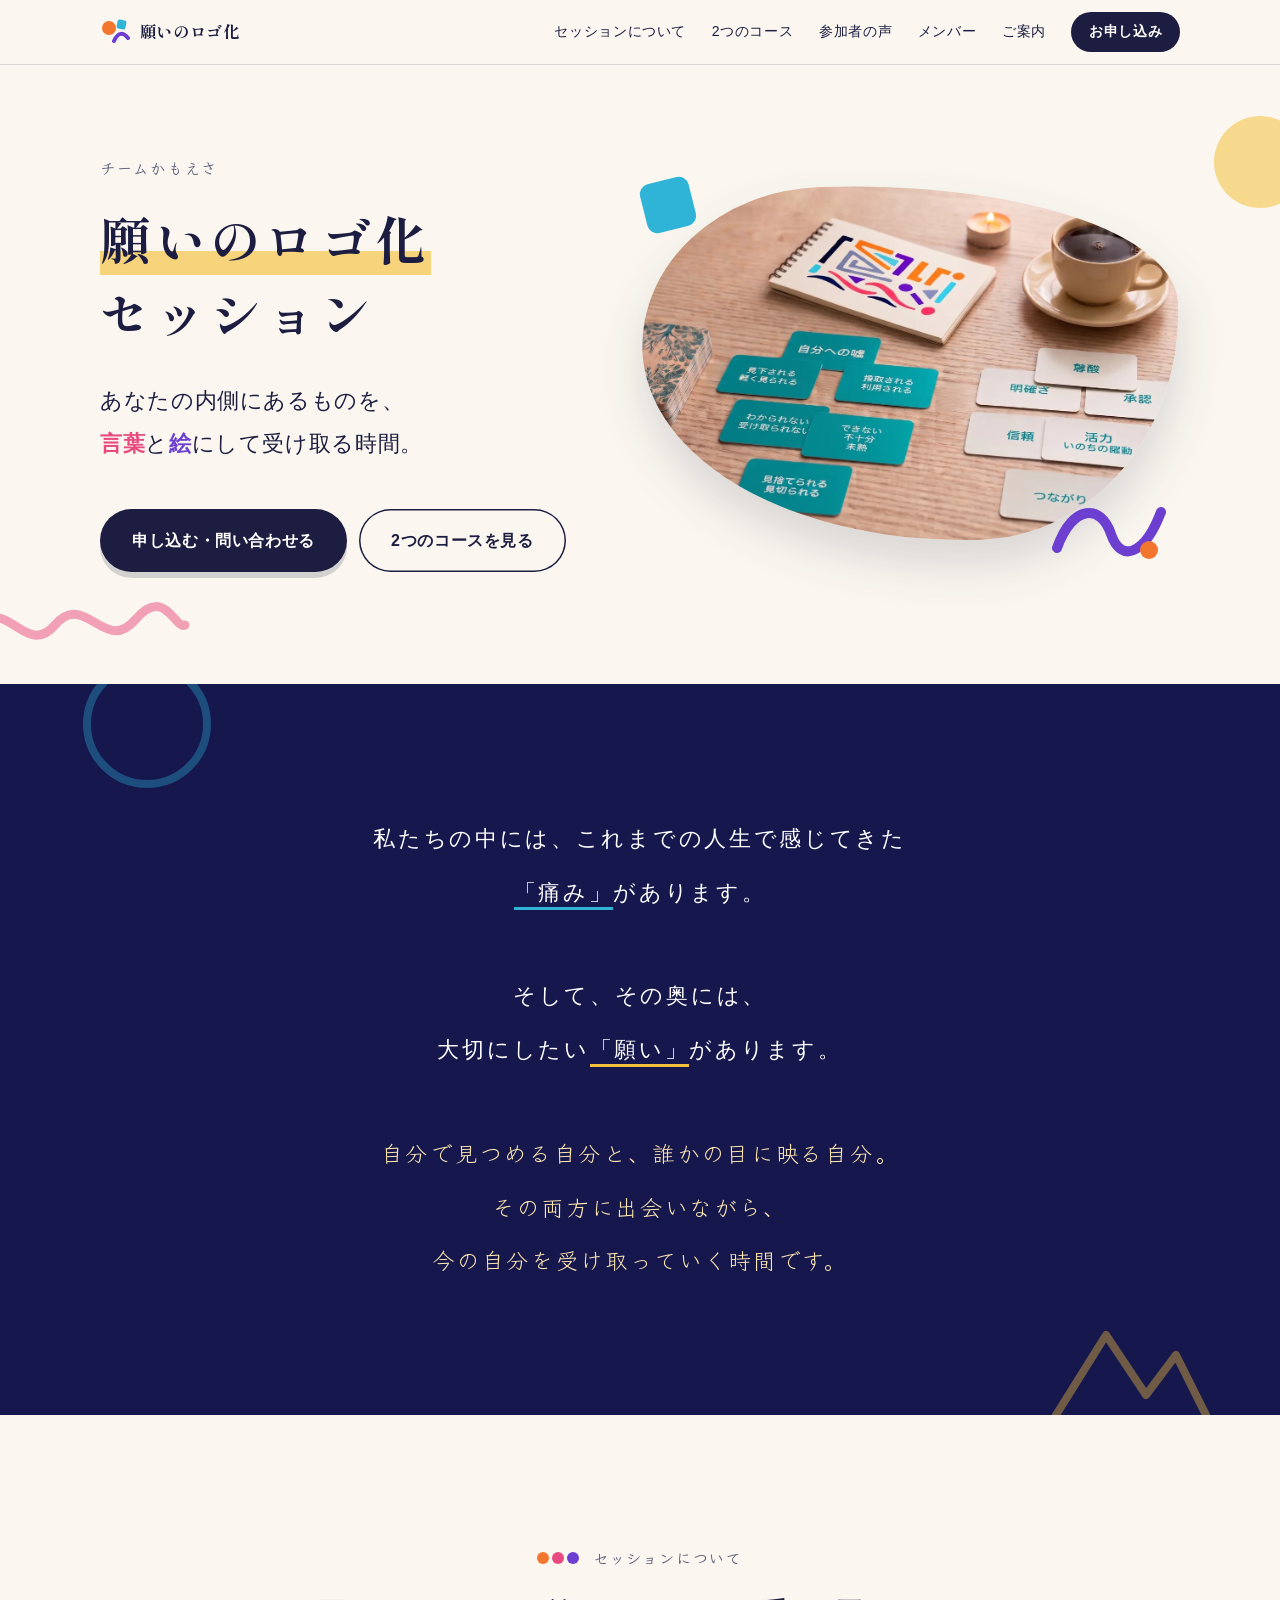
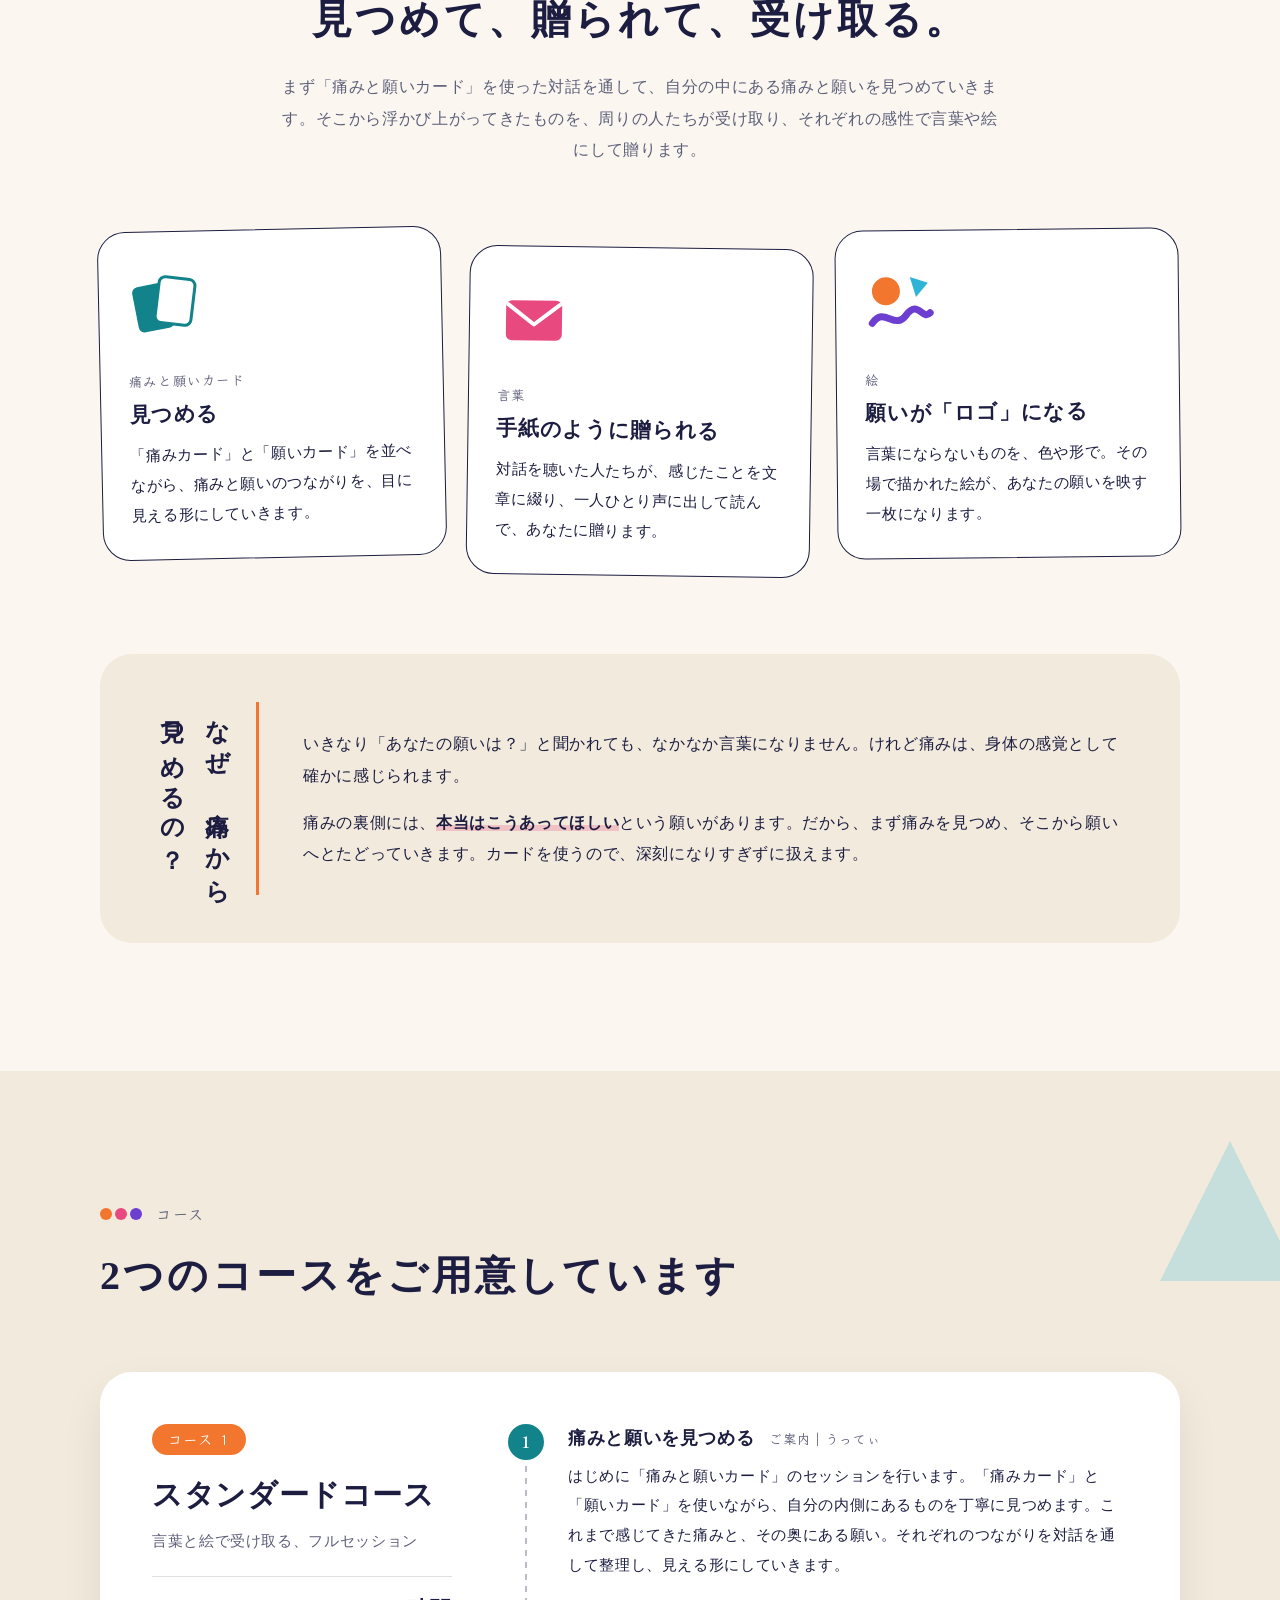
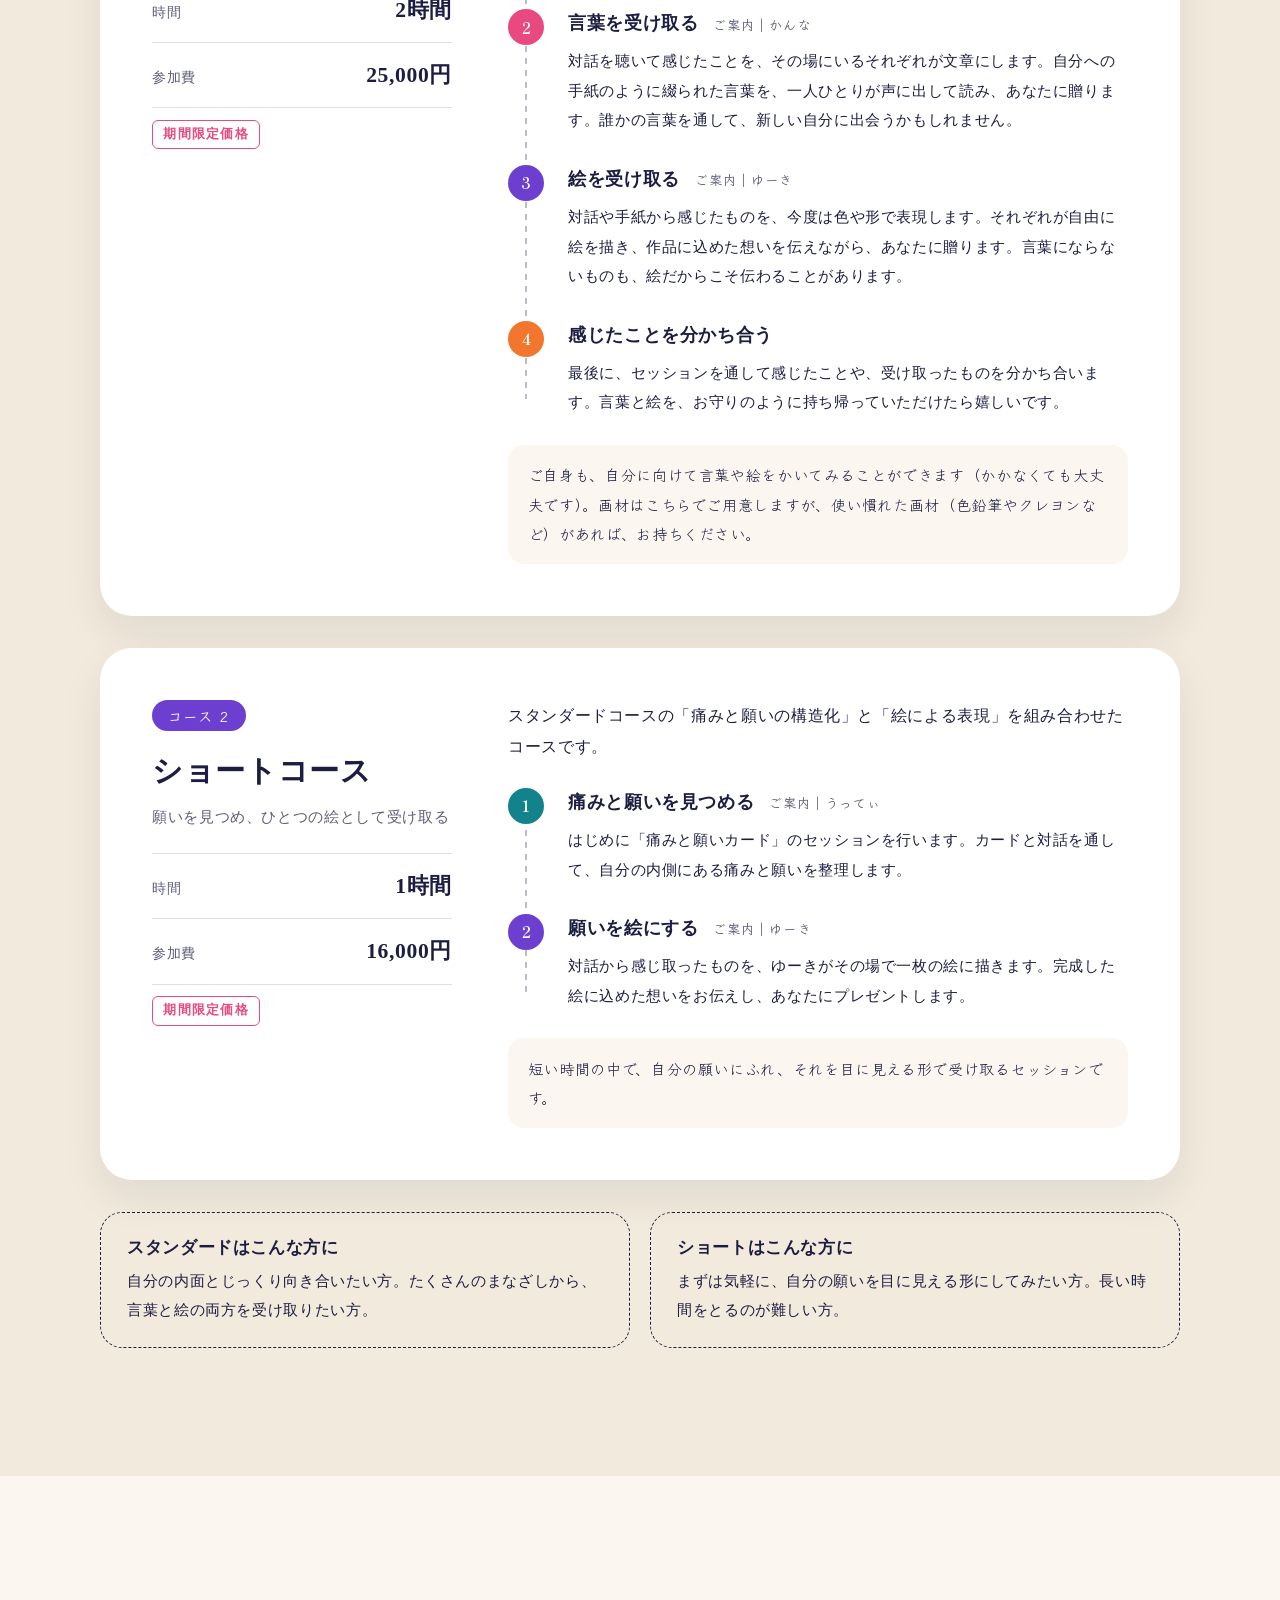
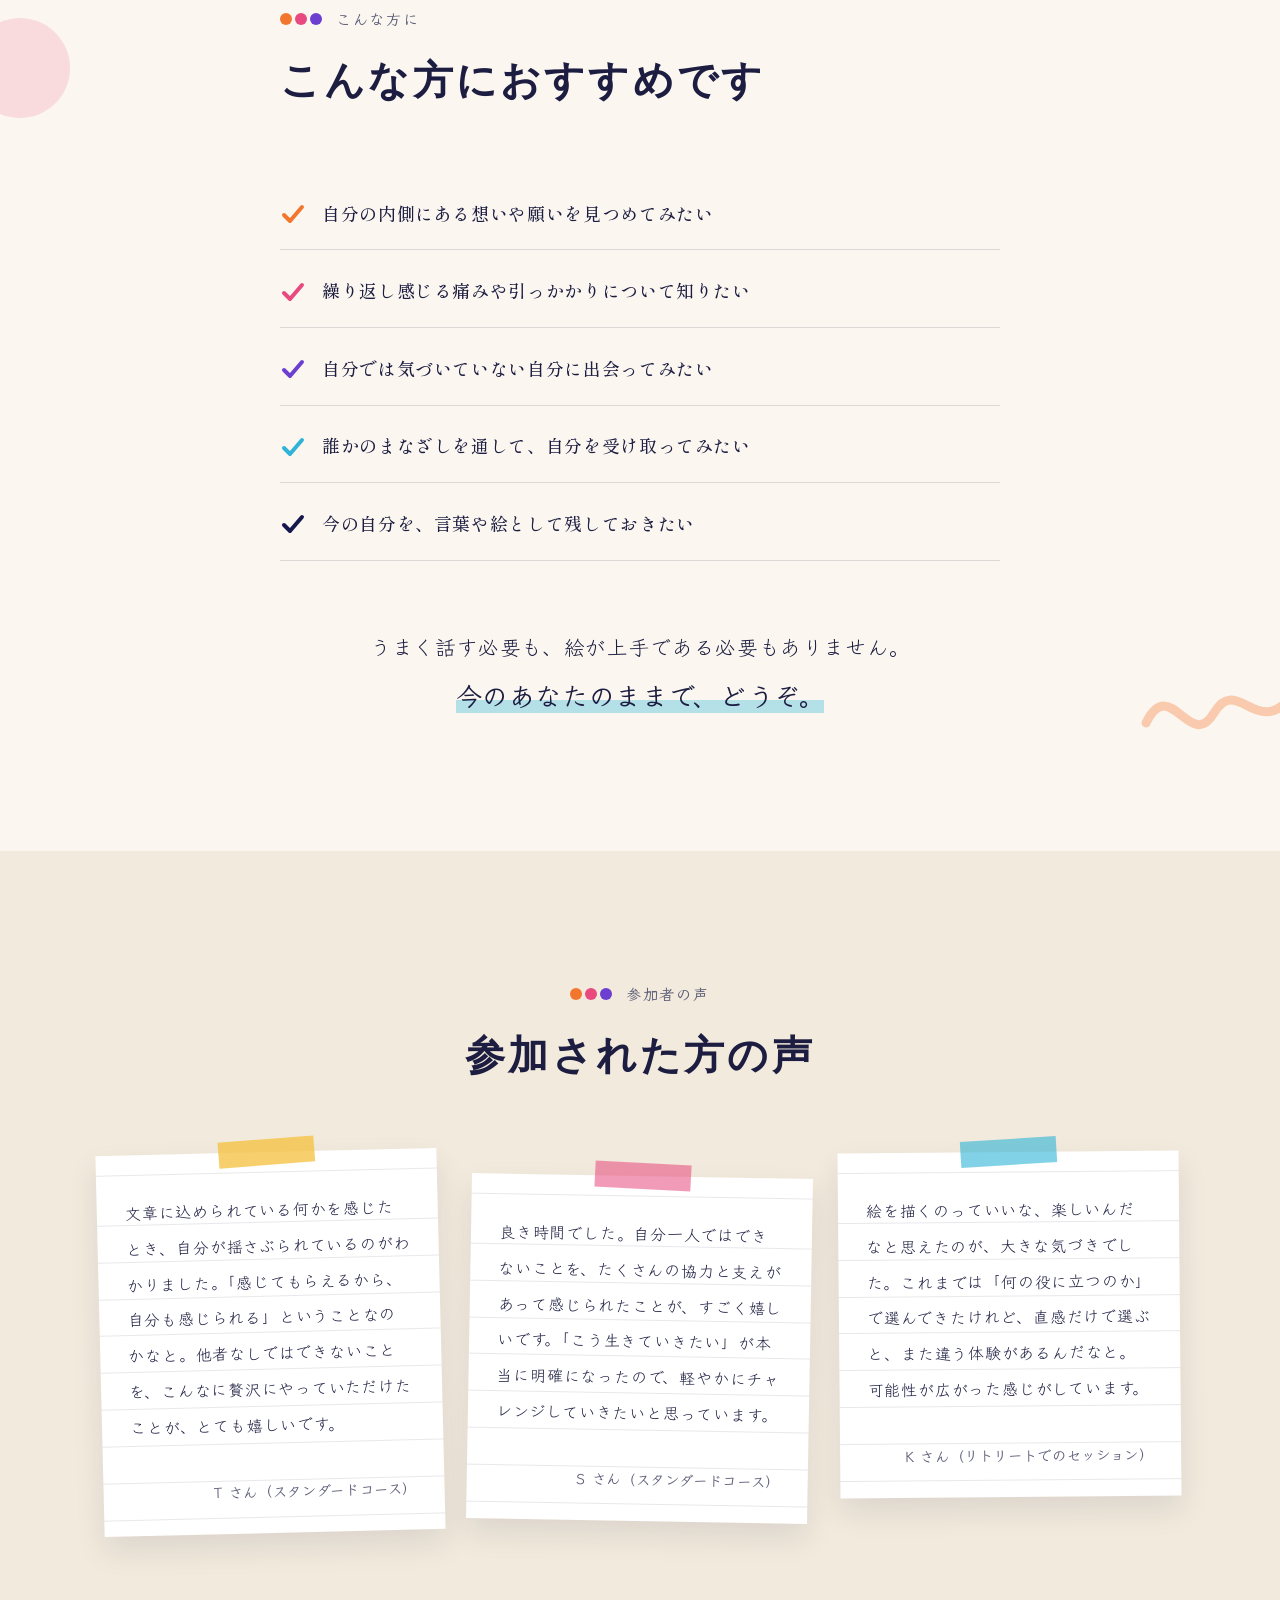
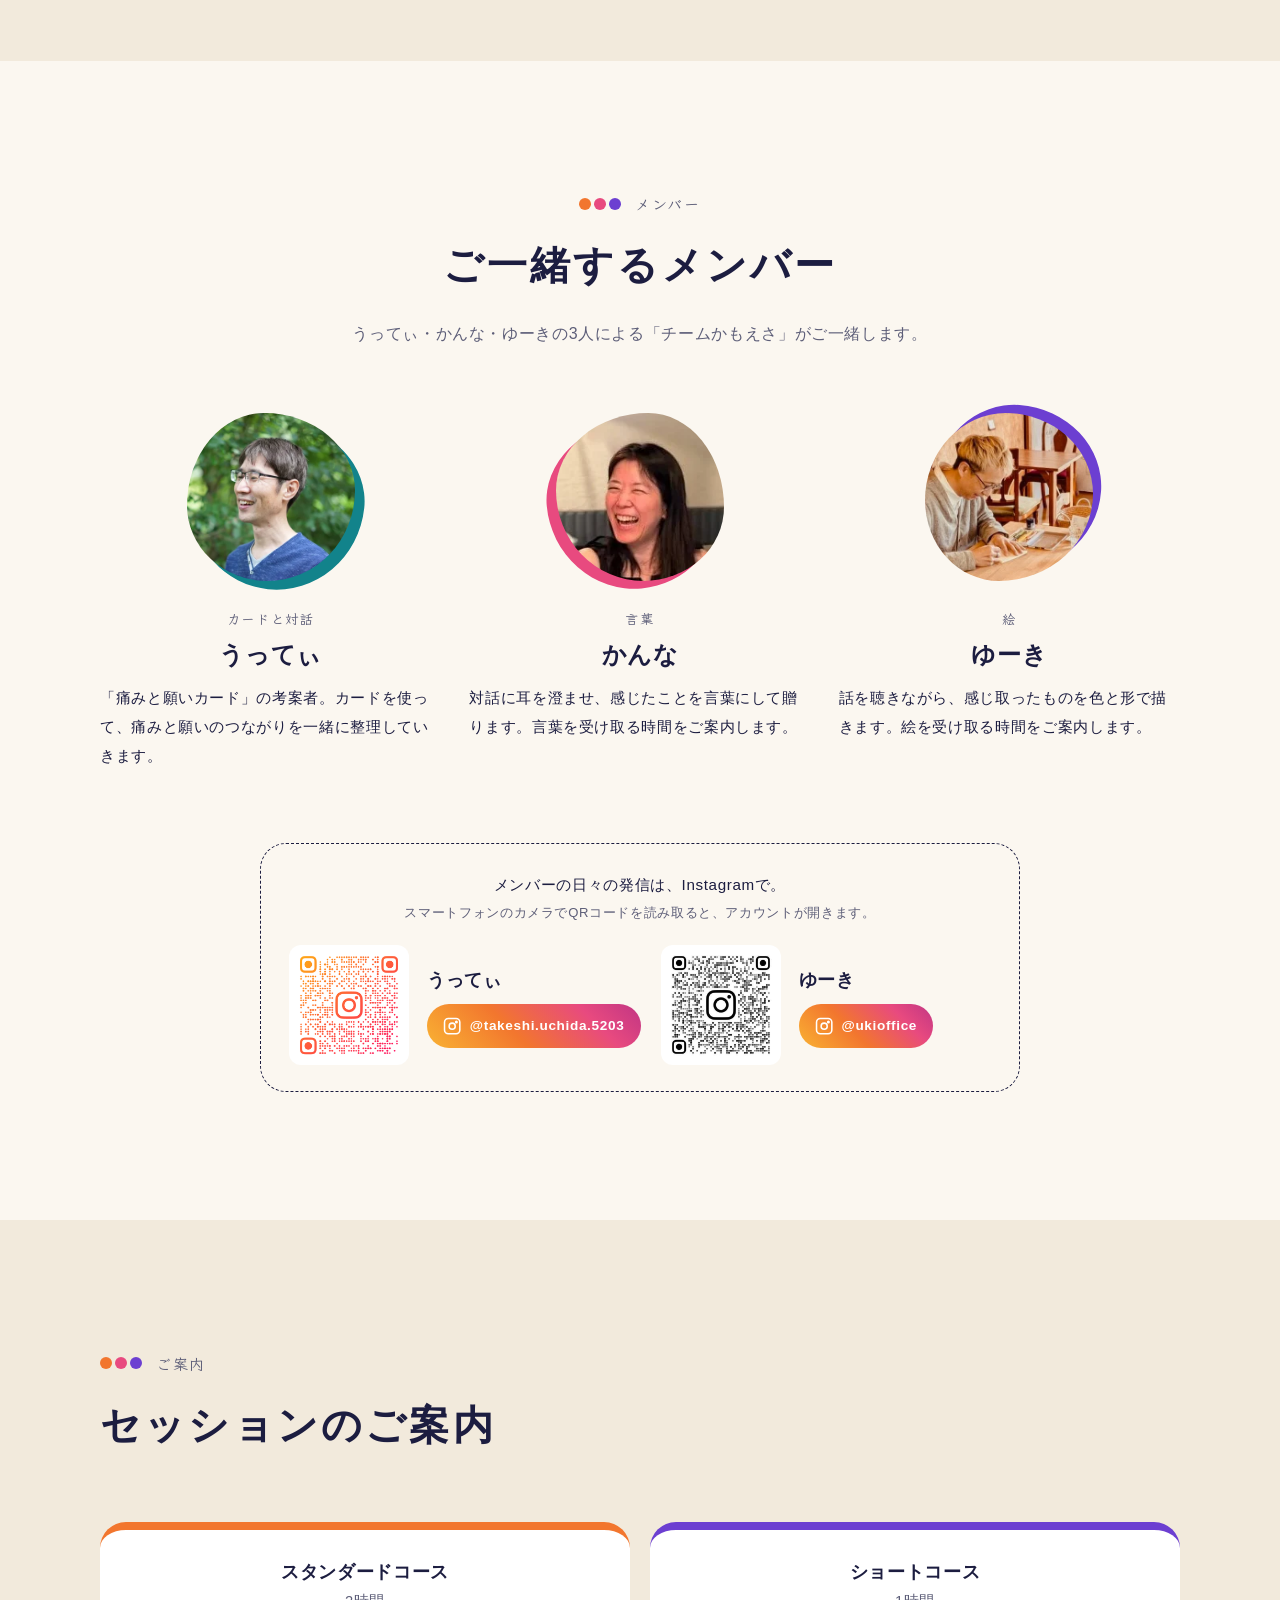
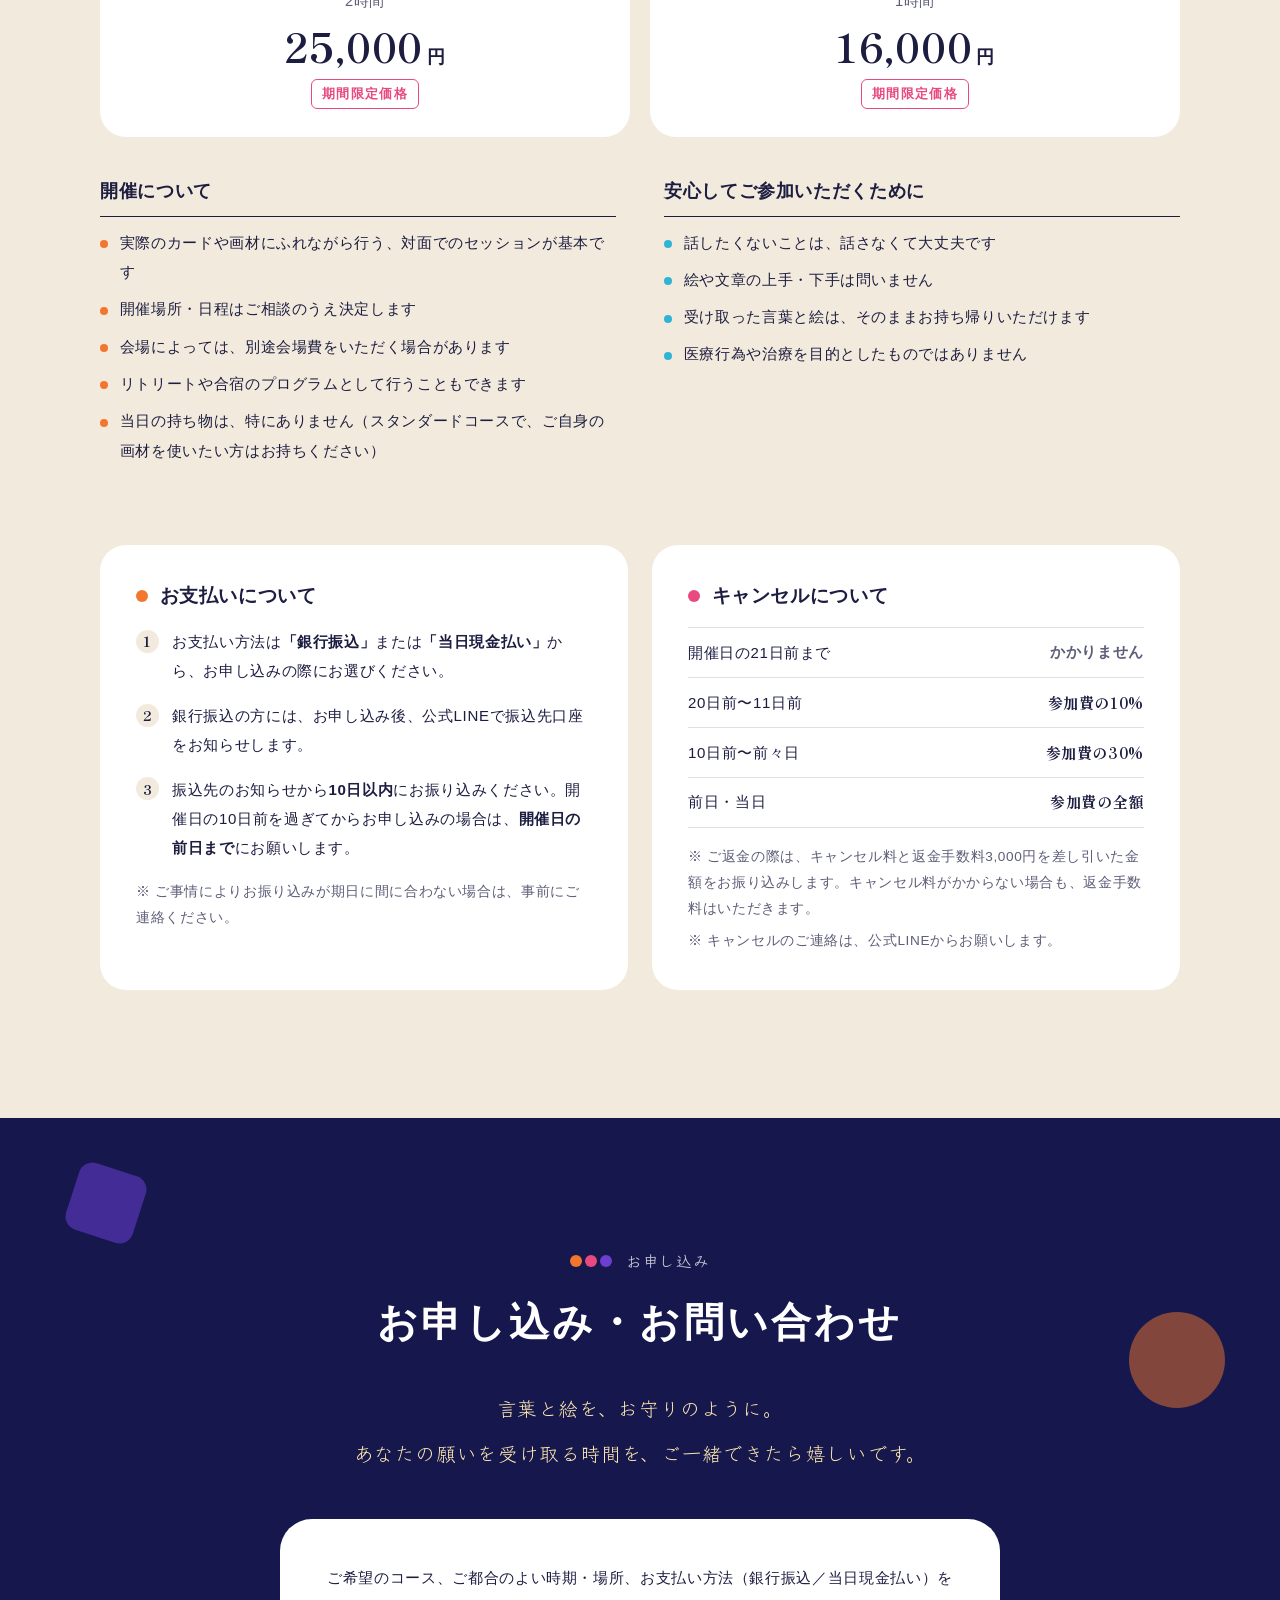
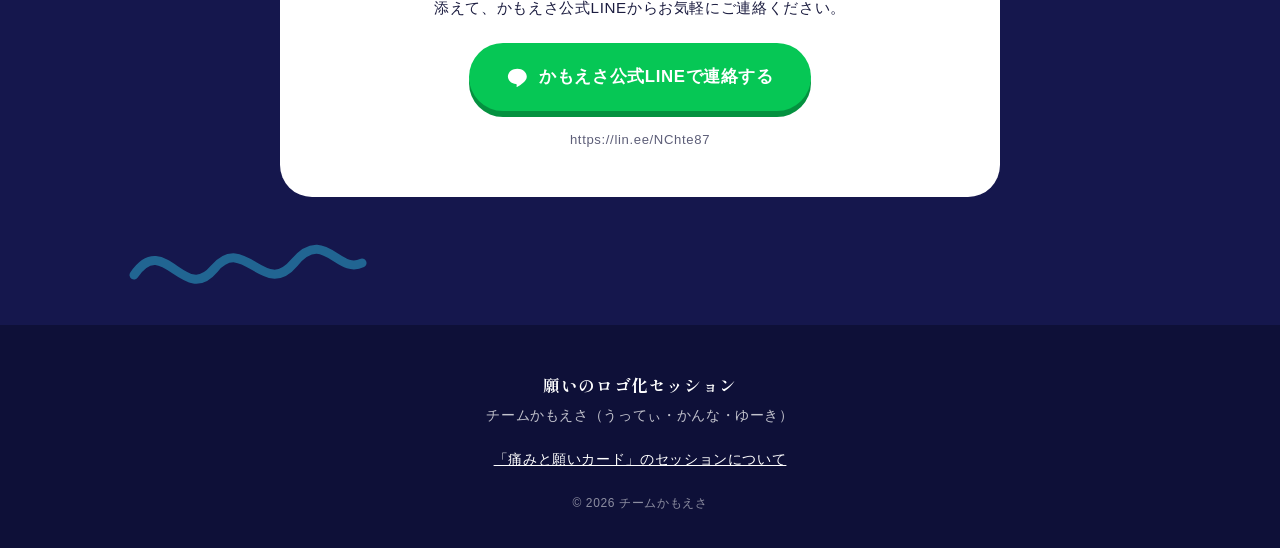
<file: negai-logo.html>
<!DOCTYPE html>
<html lang="ja">
<head>
  <meta charset="UTF-8">
  <meta name="viewport" content="width=device-width, initial-scale=1">
  <title>願いのロゴ化セッション｜あなたの内側にあるものを、言葉と絵にして受け取る時間</title>
  <meta name="description" content="カードを使った対話で自分の中の痛みと願いを見つめ、そこから浮かび上がったものを言葉と絵にして受け取るセッション。スタンダードコース（2時間）とショートコース（1時間）をご用意しています。チームかもえさ。">
  <meta name="theme-color" content="#fbf7f0">

  <meta property="og:type" content="website">
  <meta property="og:title" content="願いのロゴ化セッション">
  <meta property="og:description" content="あなたの内側にあるものを、言葉と絵にして受け取る時間。">
  <meta property="og:image" content="https://tgunship.github.io/landing_page/images/negai-logo-ogp.jpg">
  <meta property="og:locale" content="ja_JP">
  <meta name="twitter:card" content="summary_large_image">

  <link rel="preconnect" href="https://fonts.googleapis.com">
  <link rel="preconnect" href="https://fonts.gstatic.com" crossorigin>
  <link href="https://fonts.googleapis.com/css2?family=Klee+One:wght@400;600&family=Shippori+Mincho:wght@500;600;700&family=Zen+Kaku+Gothic+New:wght@400;500;700&display=swap" rel="stylesheet">

  <style>
    :root {
      --paper: #fbf7f0;
      --paper-deep: #f2eadc;
      --white: #ffffff;
      --ink: #1c1d40;
      --ink-soft: #5d5e78;
      --line: rgba(28, 29, 64, .14);
      --navy: #15174d;
      --orange: #f2762e;
      --pink: #e84a7f;
      --purple: #6c3fd1;
      --sky: #2fb4d8;
      --yellow: #f4c13d;
      --line-green: #06c755;
      --mincho: "Shippori Mincho", "Hiragino Mincho ProN", "Yu Mincho", serif;
      --pen: "Klee One", "Hiragino Maru Gothic ProN", "Yu Gothic", sans-serif;
      --sans: "Zen Kaku Gothic New", "Hiragino Sans", "Yu Gothic", sans-serif;
    }

    *, *::before, *::after { box-sizing: border-box; }
    html { scroll-behavior: smooth; scroll-padding-top: 72px; }
    body {
      margin: 0; font-family: var(--sans); color: var(--ink); background: var(--paper);
      line-height: 1.95; letter-spacing: .04em; -webkit-font-smoothing: antialiased; overflow-x: hidden;
    }
    img { max-width: 100%; height: auto; display: block; }
    p { margin: 0 0 1em; }
    h1, h2, h3, h4 { margin: 0; font-family: var(--mincho); font-weight: 600; line-height: 1.6; }
    a { color: inherit; }
    section { position: relative; padding: clamp(72px, 11vw, 128px) 0; overflow: hidden; }
    .wrap { width: min(1080px, 100% - 40px); margin-inline: auto; position: relative; z-index: 1; }
    .wrap--narrow { width: min(720px, 100% - 40px); }
    .sp { display: none; }
    @media (max-width: 640px) { .sp { display: inline; } .pc { display: none; } }

    /* 装飾の図形 */
    .deco { position: absolute; pointer-events: none; z-index: 0; }
    .wrap > *:not(.deco) { position: relative; z-index: 1; }

    /* 見出し */
    .label { display: inline-flex; align-items: center; gap: .7em; font-family: var(--pen); font-weight: 600; font-size: .95rem; letter-spacing: .12em; color: var(--ink-soft); margin-bottom: 1em; }
    .label i { width: 12px; height: 12px; border-radius: 50%; background: var(--orange); display: inline-block; }
    .label i:nth-child(2) { background: var(--pink); margin-left: -.5em; }
    .label i:nth-child(3) { background: var(--purple); margin-left: -.5em; margin-right: .2em; }
    .title { font-size: clamp(1.5rem, 4.4vw, 2.5rem); letter-spacing: .08em; text-wrap: balance; }
    .head { margin-bottom: clamp(36px, 6vw, 64px); }
    .head--center { text-align: center; }
    .head p { color: var(--ink-soft); margin: 1.2em 0 0; }

    /* ボタン */
    .btn {
      display: inline-flex; align-items: center; justify-content: center; gap: .6em; text-decoration: none;
      font-weight: 700; padding: 1em 2em; border-radius: 999px; background: var(--ink); color: var(--white);
      transition: transform .2s, box-shadow .2s; box-shadow: 0 6px 0 rgba(28, 29, 64, .18);
    }
    .btn:hover { transform: translateY(-2px); box-shadow: 0 8px 0 rgba(28, 29, 64, .18); }
    .btn--line { background: var(--line-green); box-shadow: 0 6px 0 #04913f; }
    .btn--line:hover { box-shadow: 0 8px 0 #04913f; }
    .btn--ghost { background: transparent; color: var(--ink); box-shadow: inset 0 0 0 1.5px var(--ink); }
    .btn--ghost:hover { box-shadow: inset 0 0 0 1.5px var(--ink); background: rgba(28, 29, 64, .05); }
    .btn svg { width: 1.35em; height: 1.35em; flex-shrink: 0; }

    /* ヘッダー */
    .header { position: sticky; top: 0; z-index: 50; background: rgba(251, 247, 240, .92); backdrop-filter: blur(8px); -webkit-backdrop-filter: blur(8px); border-bottom: 1px solid var(--line); }
    .header__in { display: flex; align-items: center; justify-content: space-between; height: 64px; gap: 16px; }
    .brand { font-family: var(--mincho); font-weight: 700; font-size: 1.02rem; text-decoration: none; display: flex; align-items: center; gap: .6em; white-space: nowrap; }
    .brand svg { width: 30px; height: 30px; flex-shrink: 0; }
    .nav { display: flex; align-items: center; gap: 1.6rem; font-size: .88rem; }
    .nav a { text-decoration: none; }
    .nav a:not(.btn):hover { color: var(--pink); }
    .nav .btn { padding: .5em 1.3em; font-size: .85rem; box-shadow: none; }
    @media (max-width: 900px) { .nav a:not(.btn) { display: none; } }

    /* ヒーロー */
    .hero { padding: clamp(40px, 7vw, 88px) 0 clamp(64px, 9vw, 112px); }
    .hero__grid { display: grid; grid-template-columns: 1fr 1.12fr; gap: clamp(28px, 5vw, 64px); align-items: center; }
    .hero__team { font-family: var(--pen); font-weight: 600; letter-spacing: .14em; color: var(--ink-soft); margin-bottom: 1.2em; font-size: .95rem; }
    .hero h1 { font-size: clamp(1.9rem, 4.3vw, 3.2rem); font-weight: 700; line-height: 1.45; letter-spacing: .08em; }
    .hero h1 span { display: inline-block; white-space: nowrap; background: linear-gradient(transparent 68%, rgba(244, 193, 61, .65) 68%); }
    .hero__catch { font-family: var(--mincho); font-size: clamp(1.05rem, 2.6vw, 1.35rem); line-height: 2; margin: 1.4em 0 2em; }
    .hero__catch b { font-weight: 600; }
    .hero__catch .w { color: var(--pink); }
    .hero__catch .e { color: var(--purple); }
    .hero__actions { display: flex; gap: 12px; flex-wrap: wrap; }
    .hero__photo { position: relative; }
    .hero__photo picture { display: block; border-radius: 34% 66% 38% 62% / 44% 36% 64% 56%; overflow: hidden; box-shadow: 0 24px 50px rgba(28, 29, 64, .16); transform: rotate(-2deg); }
    .hero__photo img { width: 100%; aspect-ratio: 3 / 2; object-fit: cover; object-position: 50% 45%; transform: rotate(2deg) scale(1.06); }
    @media (max-width: 820px) {
      .hero__grid { grid-template-columns: 1fr; }
      .hero__photo { order: -1; width: min(460px, 92%); margin-inline: auto; }
      .hero__text { text-align: center; }
      .hero__actions { justify-content: center; }
    }

    /* はじめのことば */
    .poem { background: var(--navy); color: var(--white); text-align: center; }
    .poem p { font-family: var(--mincho); font-size: clamp(1.05rem, 2.8vw, 1.4rem); line-height: 2.4; letter-spacing: .12em; margin: 0; }
    .poem p + p { margin-top: 2.2em; }
    .poem .pain { border-bottom: 3px solid var(--sky); padding-bottom: .1em; }
    .poem .wish { border-bottom: 3px solid var(--yellow); padding-bottom: .1em; }
    .poem__last { font-family: var(--pen) !important; color: #ffe9b0; }

    /* 3つの流れ */
    .flow { display: grid; grid-template-columns: repeat(3, 1fr); gap: 24px; list-style: none; padding: 0; margin: 0; }
    .flow li { background: var(--white); border-radius: 28px; padding: 36px 28px 30px; border: 1.5px solid var(--ink); position: relative; }
    .flow li:nth-child(1) { transform: rotate(-1.2deg); }
    .flow li:nth-child(2) { transform: rotate(.8deg) translateY(18px); }
    .flow li:nth-child(3) { transform: rotate(-.6deg); }
    .flow__mark { width: 72px; height: 72px; margin-bottom: 18px; }
    .flow h3 { font-size: 1.3rem; margin-bottom: .5em; }
    .flow p { margin: 0; font-size: .95rem; }
    .flow small { font-family: var(--pen); font-weight: 600; color: var(--ink-soft); letter-spacing: .12em; display: block; margin-bottom: .2em; }
    @media (max-width: 820px) { .flow { grid-template-columns: 1fr; gap: 18px; } .flow li { transform: none !important; } }

    .why { margin-top: clamp(56px, 8vw, 96px); background: var(--paper-deep); border-radius: 32px; padding: clamp(28px, 5vw, 48px); display: grid; grid-template-columns: auto 1fr; gap: clamp(20px, 4vw, 44px); align-items: center; }
    .why h3 { font-size: clamp(1.2rem, 3vw, 1.5rem); writing-mode: vertical-rl; letter-spacing: .2em; line-height: 1.9; border-right: 3px solid var(--orange); padding-right: .7em; }
    .why p:last-child { margin: 0; }
    .why b { background: linear-gradient(transparent 62%, rgba(232, 74, 127, .25) 62%); }
    @media (max-width: 640px) { .why { grid-template-columns: 1fr; } .why h3 { writing-mode: horizontal-tb; border-right: 0; border-bottom: 3px solid var(--orange); padding: 0 0 .5em; } }

    /* コース */
    .courses { background: var(--paper-deep); }
    .course { background: var(--white); border-radius: 32px; padding: clamp(26px, 5vw, 52px); display: grid; grid-template-columns: 300px 1fr; gap: clamp(24px, 5vw, 56px); box-shadow: 0 18px 40px rgba(28, 29, 64, .08); }
    .course + .course { margin-top: 32px; }
    .course__side { align-self: start; position: sticky; top: 96px; }
    .course__tag { display: inline-block; font-family: var(--pen); font-weight: 600; color: var(--white); background: var(--orange); padding: .1em 1.1em; border-radius: 999px; font-size: .9rem; letter-spacing: .1em; }
    .course--short .course__tag { background: var(--purple); }
    .course__side h3 { font-size: clamp(1.5rem, 3.6vw, 1.9rem); margin: .5em 0 .2em; }
    .course__sub { color: var(--ink-soft); font-size: .95rem; margin-bottom: 1.4em; }
    .course__facts { border-top: 1px solid var(--line); margin: 0; padding: 0; }
    .course__facts div { display: flex; justify-content: space-between; align-items: baseline; border-bottom: 1px solid var(--line); padding: .7em 0; gap: 1em; }
    .course__facts dt { font-size: .85rem; color: var(--ink-soft); }
    .course__facts dd { margin: 0; font-family: var(--mincho); font-weight: 600; font-size: 1.35rem; white-space: nowrap; }
    .limited { display: inline-block; margin-top: .9em; font-size: .8rem; font-weight: 700; color: var(--pink); border: 1.5px solid var(--pink); border-radius: 6px; padding: .1em .8em; letter-spacing: .1em; }
    .course__lead { margin-bottom: 1.6em; }
    .steps { list-style: none; margin: 0; padding: 0; position: relative; }
    .steps::before { content: ""; position: absolute; left: 17px; top: 18px; bottom: 18px; width: 2px; background: repeating-linear-gradient(var(--ink) 0 6px, transparent 6px 12px); opacity: .3; }
    .steps li { position: relative; padding: 0 0 30px 60px; }
    .steps li:last-child { padding-bottom: 0; }
    .steps__dot { position: absolute; left: 0; top: 0; width: 36px; height: 36px; border-radius: 50%; display: grid; place-items: center; color: var(--white); font-family: var(--mincho); font-weight: 700; font-size: .95rem; letter-spacing: 0; background: #12838b; }
    .steps li:nth-child(2) .steps__dot { background: var(--pink); }
    .steps li:nth-child(3) .steps__dot { background: var(--purple); }
    .steps li:nth-child(4) .steps__dot { background: var(--orange); }
    .course--short .steps li:nth-child(2) .steps__dot { background: var(--purple); }
    .steps h4 { font-size: 1.15rem; display: flex; flex-wrap: wrap; align-items: center; gap: .2em .8em; margin-bottom: .4em; }
    .steps h4 small { font-family: var(--pen); font-weight: 600; font-size: .82rem; color: var(--ink-soft); letter-spacing: .08em; }
    .steps h4 small::before { content: "ご案内｜"; }
    .steps p { margin: 0; font-size: .95rem; }
    .course__note { margin: 28px 0 0; font-family: var(--pen); font-size: .95rem; padding: 1em 1.3em; border-radius: 16px; background: var(--paper); }
    @media (max-width: 860px) { .course { grid-template-columns: 1fr; } .course__side { position: static; } }

    .pick { display: grid; grid-template-columns: 1fr 1fr; gap: 20px; margin-top: 32px; }
    .pick div { padding: 22px 26px; border-radius: 22px; border: 1.5px dashed var(--ink); }
    .pick h4 { font-size: 1.05rem; margin-bottom: .3em; }
    .pick p { margin: 0; font-size: .93rem; }
    @media (max-width: 720px) { .pick { grid-template-columns: 1fr; } }

    /* おすすめ */
    .forlist { list-style: none; margin: 0; padding: 0; display: grid; gap: 4px; }
    .forlist li { display: flex; gap: 16px; align-items: flex-start; padding: 1.05em 0; border-bottom: 1px solid var(--line); font-size: clamp(1rem, 2.6vw, 1.12rem); font-family: var(--mincho); font-weight: 500; }
    .forlist svg { width: 26px; height: 26px; flex-shrink: 0; margin-top: .3em; }
    .asis { margin: clamp(40px, 6vw, 64px) 0 0; text-align: center; font-family: var(--pen); font-size: clamp(1.05rem, 2.8vw, 1.3rem); line-height: 2.1; }
    .asis strong { font-size: 1.25em; font-weight: 600; background: linear-gradient(transparent 66%, rgba(47, 180, 216, .35) 66%); }

    /* 参加者の声（手紙） */
    .voices { background: var(--paper-deep); }
    .letters { display: grid; grid-template-columns: repeat(3, 1fr); gap: 28px; align-items: start; }
    .letter {
      margin: 0; padding: 40px 28px 26px; position: relative; background: var(--white);
      background-image: repeating-linear-gradient(transparent 0 2.24em, rgba(28, 29, 64, .1) 2.24em calc(2.24em + 1px));
      background-position: 0 2.1em; box-shadow: 0 14px 30px rgba(28, 29, 64, .1);
    }
    .letter:nth-child(1) { transform: rotate(-1.4deg); }
    .letter:nth-child(2) { transform: rotate(1deg); margin-top: 24px; }
    .letter:nth-child(3) { transform: rotate(-.5deg); }
    .letter::before { content: ""; position: absolute; top: -13px; left: 50%; width: 96px; height: 26px; transform: translateX(-50%) rotate(-3deg); background: rgba(244, 193, 61, .75); }
    .letter:nth-child(2)::before { background: rgba(232, 74, 127, .55); transform: translateX(-50%) rotate(2deg); }
    .letter:nth-child(3)::before { background: rgba(47, 180, 216, .6); }
    .letter blockquote { margin: 0; font-family: var(--pen); font-size: 1rem; line-height: 2.24; letter-spacing: .05em; }
    .letter figcaption { font-family: var(--pen); font-weight: 600; text-align: right; margin-top: 2.24em; line-height: 2.24; color: var(--ink-soft); font-size: .9rem; }
    @media (max-width: 900px) { .letters { grid-template-columns: 1fr; gap: 36px; max-width: 520px; margin-inline: auto; } .letter { transform: none !important; margin-top: 0 !important; } }

    /* メンバー */
    .team { display: grid; grid-template-columns: repeat(3, 1fr); gap: 28px; }
    .member { text-align: center; }
    .member__face { position: relative; width: 168px; height: 168px; margin: 0 auto 22px; }
    .member__face::before { content: ""; position: absolute; inset: 0; background: #12838b; border-radius: 46% 54% 52% 48% / 55% 46% 54% 45%; transform: translate(9px, 9px) rotate(6deg); }
    .member__face picture { position: relative; display: block; width: 100%; height: 100%; overflow: hidden; border-radius: 46% 54% 52% 48% / 55% 46% 54% 45%; }
    .member__face img { width: 100%; height: 100%; object-fit: cover; }
    .member:nth-child(2) .member__face::before { background: var(--pink); transform: translate(-9px, 8px) rotate(-5deg); }
    .member:nth-child(2) .member__face::before, .member:nth-child(2) .member__face picture { border-radius: 55% 45% 48% 52% / 46% 56% 44% 54%; }
    .member:nth-child(3) .member__face::before { background: var(--purple); transform: translate(8px, -8px) rotate(4deg); }
    .member:nth-child(3) .member__face::before, .member:nth-child(3) .member__face picture { border-radius: 48% 52% 56% 44% / 52% 48% 52% 48%; }
    .member small { font-family: var(--pen); font-weight: 600; color: var(--ink-soft); letter-spacing: .12em; }
    .member h3 { font-size: 1.5rem; margin: .1em 0 .4em; }
    .member p { margin: 0; font-size: .93rem; text-align: left; }
    @media (max-width: 760px) { .team { grid-template-columns: 1fr; gap: 40px; max-width: 420px; margin-inline: auto; } }

    /* ご案内 */
    .info { background: var(--paper-deep); }
    .prices { display: grid; grid-template-columns: 1fr 1fr; gap: 20px; }
    .pricecard { background: var(--white); border-radius: 26px; padding: 28px; text-align: center; border-top: 8px solid var(--orange); }
    .pricecard:nth-child(2) { border-top-color: var(--purple); }
    .pricecard h3 { font-size: 1.15rem; }
    .pricecard .time { color: var(--ink-soft); font-size: .92rem; margin: 0; }
    .pricecard .yen { font-family: var(--mincho); font-weight: 700; font-size: clamp(1.9rem, 6vw, 2.5rem); line-height: 1.5; margin: 0; letter-spacing: .02em; }
    .pricecard .yen small { font-size: .45em; font-weight: 600; margin-left: .2em; }
    .notes { display: grid; grid-template-columns: 1fr 1fr; gap: 20px 48px; margin-top: 40px; }
    .notes h3 { font-size: 1.15rem; margin-bottom: .6em; padding-bottom: .5em; border-bottom: 1.5px solid var(--ink); }
    .notes ul { margin: 0; padding: 0; list-style: none; }
    .notes li { position: relative; padding-left: 1.3em; font-size: .95rem; margin-bottom: .5em; }
    .notes li::before { content: ""; position: absolute; left: 0; top: .82em; width: 8px; height: 8px; border-radius: 50%; background: var(--orange); }
    .notes div:nth-child(2) li::before { background: var(--sky); }
    @media (max-width: 720px) { .prices, .notes { grid-template-columns: 1fr; } }

    /* お支払い・キャンセル */
    .policy { margin-top: clamp(48px, 7vw, 72px); display: grid; grid-template-columns: 1fr 1fr; gap: 24px; }
    .policy__box { background: var(--white); border-radius: 26px; padding: clamp(24px, 4vw, 36px); }
    .policy__box h3 { font-size: 1.2rem; margin-bottom: .8em; display: flex; align-items: center; gap: .6em; }
    .policy__box h3::before { content: ""; width: 12px; height: 12px; border-radius: 50%; background: var(--orange); flex-shrink: 0; }
    .policy__box:nth-child(2) h3::before { background: var(--pink); }
    .policy__box ol, .policy__box ul { margin: 0; padding: 0; list-style: none; }
    .policy__box li { font-size: .94rem; }
    .paysteps li { position: relative; padding: 0 0 1em 2.4em; counter-increment: pay; }
    .paysteps { counter-reset: pay; }
    .paysteps li::before { content: counter(pay); position: absolute; left: 0; top: .2em; width: 1.6em; height: 1.6em; border-radius: 50%; background: var(--paper-deep); font-family: var(--mincho); font-weight: 700; font-size: .9rem; display: grid; place-items: center; line-height: 1; }
    .paysteps li:last-child { padding-bottom: 0; }
    .paysteps b { font-weight: 700; }
    .fees { border-top: 1px solid var(--line); }
    .fees li { display: flex; justify-content: space-between; gap: 1em; padding: .65em 0; border-bottom: 1px solid var(--line); }
    .fees li span:last-child { font-family: var(--mincho); font-weight: 700; white-space: nowrap; }
    .fees li:first-child span:last-child { color: var(--ink-soft); font-weight: 600; }
    .policy__note { margin: 1.2em 0 0; font-size: .85rem; color: var(--ink-soft); line-height: 1.9; }
    .policy__note + .policy__note { margin-top: .5em; }
    @media (max-width: 760px) { .policy { grid-template-columns: 1fr; } }

    /* Instagram */
    .insta { margin: clamp(48px, 7vw, 72px) auto 0; max-width: 760px; padding: 26px 28px; border-radius: 26px; border: 1.5px dashed var(--ink); }
    .insta__lead { text-align: center; margin: 0 0 20px; font-size: .95rem; }
    .insta__lead small { display: block; color: var(--ink-soft); font-size: .82rem; }
    .insta__list { display: grid; grid-template-columns: 1fr 1fr; gap: 20px; }
    .insta__item { display: flex; align-items: center; gap: 18px; }
    .insta__qr { width: 120px; height: 120px; flex-shrink: 0; border-radius: 12px; background: var(--white); padding: 6px; }
    .insta__qr img { width: 100%; height: 100%; }
    .insta__name { margin: 0 0 .4em; font-family: var(--mincho); font-weight: 600; font-size: 1.1rem; }
    .insta .btn { padding: .65em 1.2em; font-size: .85rem; box-shadow: none; background: linear-gradient(45deg, #f9b233, #f2762e 40%, #e84a7f 75%, #c13584); }
    @media (max-width: 720px) {
      .insta__list { grid-template-columns: 1fr; gap: 14px; }
      .insta__qr, .insta__lead small { display: none; }
      .insta__item { justify-content: center; text-align: center; flex-direction: column; gap: 4px; }
    }

    /* お申し込み */
    .contact { background: var(--navy); color: var(--white); text-align: center; }
    .contact .label { color: rgba(255, 255, 255, .75); }
    .contact__msg { font-family: var(--pen); font-size: clamp(1.02rem, 2.7vw, 1.22rem); line-height: 2.3; margin: 1.6em 0 2.2em; color: #ffe9b0; }
    .contact__box { background: var(--white); color: var(--ink); border-radius: 32px; padding: clamp(28px, 5vw, 44px); }
    .contact__box p { font-size: .95rem; margin-bottom: 1.4em; }
    .contact__box .btn { font-size: 1.05rem; padding: 1.05em 2.2em; }
    .contact__url { display: block; margin-top: 1.2em; font-size: .82rem; color: var(--ink-soft); word-break: break-all; }

    @media (max-width: 720px) {
      .contact .deco, .poem .deco { opacity: .45; }
      .contact__box .btn { font-size: .95rem; padding: 1em 1.3em; }
    }
    .footer { background: #0e1038; color: rgba(255, 255, 255, .75); text-align: center; padding: 44px 0 32px; font-size: .88rem; }
    .footer strong { display: block; font-family: var(--mincho); font-size: 1.05rem; color: var(--white); }
    .footer a { color: var(--white); }
    .footer small { display: block; margin-top: 1.6em; font-size: .75rem; opacity: .7; }

    /* ふわっと表示 */
    .rv { opacity: 0; translate: 0 22px; transition: opacity .8s ease, translate .8s ease; }
    .rv.on { opacity: 1; translate: 0 0; }
    @media (prefers-reduced-motion: reduce) { html { scroll-behavior: auto; } .rv { opacity: 1; translate: none; transition: none; } }
  </style>
</head>
<body>

  <header class="header">
    <div class="wrap header__in">
      <a href="#top" class="brand">
        <svg viewBox="0 0 30 30" aria-hidden="true"><circle cx="9" cy="11" r="7" fill="#f2762e"/><path d="M14 24c4-9 9-9 14-3" fill="none" stroke="#6c3fd1" stroke-width="4" stroke-linecap="round"/><rect x="17" y="3" width="9" height="9" rx="2" fill="#2fb4d8" transform="rotate(12 21.5 7.5)"/></svg>
        願いのロゴ化
      </a>
      <nav class="nav" aria-label="メインナビゲーション">
        <a href="#about">セッションについて</a>
        <a href="#course">2つのコース</a>
        <a href="#voice">参加者の声</a>
        <a href="#team">メンバー</a>
        <a href="#info">ご案内</a>
        <a href="#contact" class="btn">お申し込み</a>
      </nav>
    </div>
  </header>

  <main id="top">

    <!-- ヒーロー -->
    <section class="hero">
      <svg class="deco" style="top:6%; right:-40px; width:180px" viewBox="0 0 180 180" aria-hidden="true"><circle cx="120" cy="60" r="46" fill="#f4c13d" opacity=".55"/></svg>
      <svg class="deco" style="bottom:4%; left:-30px; width:220px" viewBox="0 0 220 80" aria-hidden="true"><path d="M5 50c30-40 50 30 80-5s50 30 80-5 40 10 50 5" fill="none" stroke="#e84a7f" stroke-width="9" stroke-linecap="round" opacity=".5"/></svg>
      <div class="wrap hero__grid">
        <div class="hero__text">
          <p class="hero__team rv">チームかもえさ</p>
          <h1 class="rv"><span>願いのロゴ化</span><br>セッション</h1>
          <p class="hero__catch rv">あなたの内側にあるものを、<br><b class="w">言葉</b>と<b class="e">絵</b>にして受け取る時間。</p>
          <div class="hero__actions rv">
            <a href="#contact" class="btn">申し込む・問い合わせる</a>
            <a href="#course" class="btn btn--ghost">2つのコースを見る</a>
          </div>
        </div>
        <div class="hero__photo rv">
          <picture>
            <source srcset="images/negai-logo-hero.webp" type="image/webp">
            <img src="images/negai-logo-hero.jpg" width="1600" height="893"
                 alt="木のテーブルに並んだ痛みカードと願いカード。その奥に、色とりどりの形で描かれた絵のスケッチブックと、コーヒー、キャンドルが置かれている">
          </picture>
          <svg class="deco" style="top:-18px; left:-14px; width:84px" viewBox="0 0 84 84" aria-hidden="true"><rect x="14" y="14" width="50" height="50" rx="10" fill="#2fb4d8" transform="rotate(-14 39 39)"/></svg>
          <svg class="deco" style="bottom:-22px; right:2%; width:120px" viewBox="0 0 120 70" aria-hidden="true"><path d="M8 54C24 10 52 10 62 40s34 20 50-22" fill="none" stroke="#6c3fd1" stroke-width="10" stroke-linecap="round"/><circle cx="100" cy="56" r="9" fill="#f2762e"/></svg>
        </div>
      </div>
    </section>

    <!-- はじめのことば -->
    <section class="poem">
      <svg class="deco" style="top:-30px; left:6%; width:140px" viewBox="0 0 140 140" aria-hidden="true"><circle cx="70" cy="70" r="60" fill="none" stroke="#2fb4d8" stroke-width="8" opacity=".35"/></svg>
      <svg class="deco" style="bottom:-20px; right:5%; width:170px" viewBox="0 0 170 120" aria-hidden="true"><path d="M10 100 60 20l40 60 30-40 30 60" fill="none" stroke="#f4c13d" stroke-width="8" stroke-linecap="round" stroke-linejoin="round" opacity=".4"/></svg>
      <div class="wrap wrap--narrow">
        <p class="rv">私たちの中には、<br class="sp">これまでの人生で感じてきた<br><span class="pain">「痛み」</span>があります。</p>
        <p class="rv">そして、その奥には、<br>大切にしたい<span class="wish">「願い」</span>があります。</p>
        <p class="poem__last rv">自分で見つめる自分と、<br class="sp">誰かの目に映る自分。<br>その両方に出会いながら、<br>今の自分を受け取っていく時間です。</p>
      </div>
    </section>

    <!-- セッションについて -->
    <section id="about">
      <div class="wrap">
        <div class="head head--center rv">
          <span class="label"><i></i><i></i><i></i>セッションについて</span>
          <h2 class="title">見つめて、贈られて、受け取る。</h2>
          <p class="wrap--narrow" style="margin-inline:auto; text-wrap: pretty;">まず「痛みと願いカード」を使った対話を通して、自分の中にある痛みと願いを見つめていきます。そこから浮かび上がってきたものを、周りの人たちが受け取り、それぞれの感性で言葉や絵にして贈ります。</p>
        </div>

        <ol class="flow">
          <li class="rv">
            <svg class="flow__mark" viewBox="0 0 72 72" aria-hidden="true"><rect x="8" y="16" width="36" height="46" rx="6" fill="#12838b" transform="rotate(-10 26 39)"/><rect x="30" y="10" width="36" height="46" rx="6" fill="#fff" stroke="#12838b" stroke-width="3" transform="rotate(8 48 33)"/></svg>
            <small>痛みと願いカード</small>
            <h3>見つめる</h3>
            <p>「痛みカード」と「願いカード」を並べながら、痛みと願いのつながりを、目に見える形にしていきます。</p>
          </li>
          <li class="rv">
            <svg class="flow__mark" viewBox="0 0 72 72" aria-hidden="true"><rect x="8" y="18" width="56" height="40" rx="6" fill="#e84a7f"/><path d="M10 22l26 20 26-20" fill="none" stroke="#fff" stroke-width="4" stroke-linecap="round" stroke-linejoin="round"/></svg>
            <small>言葉</small>
            <h3>手紙のように贈られる</h3>
            <p>対話を聴いた人たちが、感じたことを文章に綴り、一人ひとり声に出して読んで、あなたに贈ります。</p>
          </li>
          <li class="rv">
            <svg class="flow__mark" viewBox="0 0 72 72" aria-hidden="true"><circle cx="22" cy="24" r="14" fill="#f2762e"/><path d="M8 56c12-18 22 8 34-8s16 6 24-2" fill="none" stroke="#6c3fd1" stroke-width="7" stroke-linecap="round"/><path d="M46 10l18 6-12 14z" fill="#2fb4d8"/></svg>
            <small>絵</small>
            <h3>願いが「ロゴ」になる</h3>
            <p>言葉にならないものを、色や形で。その場で描かれた絵が、あなたの願いを映す一枚になります。</p>
          </li>
        </ol>

        <div class="why rv">
          <h3>なぜ、痛みから<br>見つめるの？</h3>
          <div>
            <p>いきなり「あなたの願いは？」と聞かれても、なかなか言葉になりません。けれど痛みは、身体の感覚として確かに感じられます。</p>
            <p>痛みの裏側には、<b>本当はこうあってほしい</b>という願いがあります。だから、まず痛みを見つめ、そこから願いへとたどっていきます。カードを使うので、深刻になりすぎずに扱えます。</p>
          </div>
        </div>
      </div>
    </section>

    <!-- コース -->
    <section class="courses" id="course">
      <svg class="deco" style="top:40px; right:-50px; width:200px" viewBox="0 0 200 200" aria-hidden="true"><path d="M30 170 100 30l70 140z" fill="#2fb4d8" opacity=".22"/></svg>
      <div class="wrap">
        <div class="head rv">
          <span class="label"><i></i><i></i><i></i>コース</span>
          <h2 class="title">2つのコースをご用意しています</h2>
        </div>

        <article class="course rv">
          <div class="course__side">
            <span class="course__tag">コース 1</span>
            <h3>スタンダードコース</h3>
            <p class="course__sub">言葉と絵で受け取る、フルセッション</p>
            <dl class="course__facts">
              <div><dt>時間</dt><dd>2時間</dd></div>
              <div><dt>参加費</dt><dd>25,000円</dd></div>
            </dl>
            <span class="limited">期間限定価格</span>
          </div>
          <div>
            <ol class="steps">
              <li>
                <span class="steps__dot">1</span>
                <h4>痛みと願いを見つめる<small>うってぃ</small></h4>
                <p>はじめに「痛みと願いカード」のセッションを行います。「痛みカード」と「願いカード」を使いながら、自分の内側にあるものを丁寧に見つめます。これまで感じてきた痛みと、その奥にある願い。それぞれのつながりを対話を通して整理し、見える形にしていきます。</p>
              </li>
              <li>
                <span class="steps__dot">2</span>
                <h4>言葉を受け取る<small>かんな</small></h4>
                <p>対話を聴いて感じたことを、その場にいるそれぞれが文章にします。自分への手紙のように綴られた言葉を、一人ひとりが声に出して読み、あなたに贈ります。誰かの言葉を通して、新しい自分に出会うかもしれません。</p>
              </li>
              <li>
                <span class="steps__dot">3</span>
                <h4>絵を受け取る<small>ゆーき</small></h4>
                <p>対話や手紙から感じたものを、今度は色や形で表現します。それぞれが自由に絵を描き、作品に込めた想いを伝えながら、あなたに贈ります。言葉にならないものも、絵だからこそ伝わることがあります。</p>
              </li>
              <li>
                <span class="steps__dot">4</span>
                <h4>感じたことを分かち合う</h4>
                <p>最後に、セッションを通して感じたことや、受け取ったものを分かち合います。言葉と絵を、お守りのように持ち帰っていただけたら嬉しいです。</p>
              </li>
            </ol>
            <p class="course__note">ご自身も、自分に向けて言葉や絵をかいてみることができます（かかなくても大丈夫です）。画材はこちらでご用意しますが、使い慣れた画材（色鉛筆やクレヨンなど）があれば、お持ちください。</p>
          </div>
        </article>

        <article class="course course--short rv">
          <div class="course__side">
            <span class="course__tag">コース 2</span>
            <h3>ショートコース</h3>
            <p class="course__sub">願いを見つめ、ひとつの絵として受け取る</p>
            <dl class="course__facts">
              <div><dt>時間</dt><dd>1時間</dd></div>
              <div><dt>参加費</dt><dd>16,000円</dd></div>
            </dl>
            <span class="limited">期間限定価格</span>
          </div>
          <div>
            <p class="course__lead">スタンダードコースの「痛みと願いの構造化」と「絵による表現」を組み合わせたコースです。</p>
            <ol class="steps">
              <li>
                <span class="steps__dot">1</span>
                <h4>痛みと願いを見つめる<small>うってぃ</small></h4>
                <p>はじめに「痛みと願いカード」のセッションを行います。カードと対話を通して、自分の内側にある痛みと願いを整理します。</p>
              </li>
              <li>
                <span class="steps__dot">2</span>
                <h4>願いを絵にする<small>ゆーき</small></h4>
                <p>対話から感じ取ったものを、ゆーきがその場で一枚の絵に描きます。完成した絵に込めた想いをお伝えし、あなたにプレゼントします。</p>
              </li>
            </ol>
            <p class="course__note">短い時間の中で、自分の願いにふれ、それを目に見える形で受け取るセッションです。</p>
          </div>
        </article>

        <div class="pick rv">
          <div>
            <h4>スタンダードはこんな方に</h4>
            <p>自分の内面とじっくり向き合いたい方。たくさんのまなざしから、言葉と絵の両方を受け取りたい方。</p>
          </div>
          <div>
            <h4>ショートはこんな方に</h4>
            <p>まずは気軽に、自分の願いを目に見える形にしてみたい方。長い時間をとるのが難しい方。</p>
          </div>
        </div>
      </div>
    </section>

    <!-- おすすめ -->
    <section id="target">
      <svg class="deco" style="top:12%; left:-40px; width:150px" viewBox="0 0 150 150" aria-hidden="true"><circle cx="60" cy="75" r="50" fill="#e84a7f" opacity=".16"/></svg>
      <svg class="deco" style="bottom:10%; right:-20px; width:160px" viewBox="0 0 160 90" aria-hidden="true"><path d="M6 60c24-50 44 30 68-10s44 30 80-20" fill="none" stroke="#f2762e" stroke-width="9" stroke-linecap="round" opacity=".35"/></svg>
      <div class="wrap wrap--narrow">
        <div class="head rv">
          <span class="label"><i></i><i></i><i></i>こんな方に</span>
          <h2 class="title">こんな方におすすめです</h2>
        </div>
        <ul class="forlist">
          <li class="rv"><svg viewBox="0 0 26 26" aria-hidden="true"><path d="M4 14l6 6L22 6" fill="none" stroke="#f2762e" stroke-width="4" stroke-linecap="round" stroke-linejoin="round"/></svg>自分の内側にある想いや願いを見つめてみたい</li>
          <li class="rv"><svg viewBox="0 0 26 26" aria-hidden="true"><path d="M4 14l6 6L22 6" fill="none" stroke="#e84a7f" stroke-width="4" stroke-linecap="round" stroke-linejoin="round"/></svg>繰り返し感じる痛みや引っかかりについて知りたい</li>
          <li class="rv"><svg viewBox="0 0 26 26" aria-hidden="true"><path d="M4 14l6 6L22 6" fill="none" stroke="#6c3fd1" stroke-width="4" stroke-linecap="round" stroke-linejoin="round"/></svg>自分では気づいていない自分に出会ってみたい</li>
          <li class="rv"><svg viewBox="0 0 26 26" aria-hidden="true"><path d="M4 14l6 6L22 6" fill="none" stroke="#2fb4d8" stroke-width="4" stroke-linecap="round" stroke-linejoin="round"/></svg>誰かのまなざしを通して、自分を受け取ってみたい</li>
          <li class="rv"><svg viewBox="0 0 26 26" aria-hidden="true"><path d="M4 14l6 6L22 6" fill="none" stroke="#15174d" stroke-width="4" stroke-linecap="round" stroke-linejoin="round"/></svg>今の自分を、言葉や絵として残しておきたい</li>
        </ul>
        <p class="asis rv">うまく話す必要も、<br class="sp">絵が上手である必要もありません。<br><strong>今のあなたのままで、どうぞ。</strong></p>
      </div>
    </section>

    <!-- 参加者の声 -->
    <section class="voices" id="voice">
      <div class="wrap">
        <div class="head head--center rv">
          <span class="label"><i></i><i></i><i></i>参加者の声</span>
          <h2 class="title">参加された方の声</h2>
        </div>
        <div class="letters">
          <figure class="letter rv">
            <blockquote>文章に込められている何かを感じたとき、自分が揺さぶられているのがわかりました。「感じてもらえるから、自分も感じられる」ということなのかなと。他者なしではできないことを、こんなに贅沢にやっていただけたことが、とても嬉しいです。</blockquote>
            <figcaption>T さん（スタンダードコース）</figcaption>
          </figure>
          <figure class="letter rv">
            <blockquote>良き時間でした。自分一人ではできないことを、たくさんの協力と支えがあって感じられたことが、すごく嬉しいです。「こう生きていきたい」が本当に明確になったので、軽やかにチャレンジしていきたいと思っています。</blockquote>
            <figcaption>S さん（スタンダードコース）</figcaption>
          </figure>
          <figure class="letter rv">
            <blockquote>絵を描くのっていいな、楽しいんだなと思えたのが、大きな気づきでした。これまでは「何の役に立つのか」で選んできたけれど、直感だけで選ぶと、また違う体験があるんだなと。可能性が広がった感じがしています。</blockquote>
            <figcaption>K さん（リトリートでのセッション）</figcaption>
          </figure>
        </div>
      </div>
    </section>

    <!-- メンバー -->
    <section id="team">
      <div class="wrap">
        <div class="head head--center rv">
          <span class="label"><i></i><i></i><i></i>メンバー</span>
          <h2 class="title">ご一緒するメンバー</h2>
          <p>うってぃ・かんな・ゆーきの3人による「チームかもえさ」がご一緒します。</p>
        </div>
        <div class="team">
          <article class="member rv">
            <div class="member__face"><picture><source srcset="images/member-utty.webp" type="image/webp"><img src="images/member-utty.jpg" width="400" height="400" loading="lazy" alt="うってぃの写真。緑の木々を背に、眼鏡をかけて笑っている"></picture></div>
            <small>カードと対話</small>
            <h3>うってぃ</h3>
            <p>「痛みと願いカード」の考案者。カードを使って、痛みと願いのつながりを一緒に整理していきます。</p>
          </article>
          <article class="member rv">
            <div class="member__face"><picture><source srcset="images/member-kanna.webp" type="image/webp"><img src="images/member-kanna.jpg" width="400" height="400" loading="lazy" alt="かんなの写真。大きく口を開けて笑っている"></picture></div>
            <small>言葉</small>
            <h3>かんな</h3>
            <p>対話に耳を澄ませ、感じたことを言葉にして贈ります。言葉を受け取る時間をご案内します。</p>
          </article>
          <article class="member rv">
            <div class="member__face"><picture><source srcset="images/member-yuki.webp" type="image/webp"><img src="images/member-yuki.jpg" width="400" height="400" loading="lazy" alt="ゆーきの写真。木のテーブルで、色ペンを横に置いて絵を描いている"></picture></div>
            <small>絵</small>
            <h3>ゆーき</h3>
            <p>話を聴きながら、感じ取ったものを色と形で描きます。絵を受け取る時間をご案内します。</p>
          </article>
        </div>
        <div class="insta rv">
          <p class="insta__lead">メンバーの日々の発信は、<br class="sp">Instagramで。<small>スマートフォンのカメラでQRコードを読み取ると、アカウントが開きます。</small></p>
          <div class="insta__list">
          <div class="insta__item">
            <div class="insta__qr"><img src="images/utty-instagram-qr.png" width="400" height="400" loading="lazy" alt="うってぃのInstagramのQRコード"></div>
            <div>
              <p class="insta__name">うってぃ</p>
              <a href="https://www.instagram.com/takeshi.uchida.5203/" class="btn" target="_blank" rel="noopener"><svg viewBox="0 0 24 24" fill="none" stroke="currentColor" stroke-width="2" stroke-linecap="round" stroke-linejoin="round" aria-hidden="true"><rect x="2" y="2" width="20" height="20" rx="5"/><circle cx="12" cy="12" r="4"/><circle cx="17.5" cy="6.5" r="1" fill="currentColor"/></svg>@takeshi.uchida.5203</a>
            </div>
          </div>
          <div class="insta__item">
            <div class="insta__qr"><img src="images/yuki-instagram-qr.png" width="400" height="400" loading="lazy" alt="ゆーきのInstagramのQRコード"></div>
            <div>
              <p class="insta__name">ゆーき</p>
              <a href="https://www.instagram.com/ukioffice/" class="btn" target="_blank" rel="noopener"><svg viewBox="0 0 24 24" fill="none" stroke="currentColor" stroke-width="2" stroke-linecap="round" stroke-linejoin="round" aria-hidden="true"><rect x="2" y="2" width="20" height="20" rx="5"/><circle cx="12" cy="12" r="4"/><circle cx="17.5" cy="6.5" r="1" fill="currentColor"/></svg>@ukioffice</a>
            </div>
          </div>
          </div>
        </div>
      </div>
    </section>

    <!-- ご案内 -->
    <section class="info" id="info">
      <div class="wrap">
        <div class="head rv">
          <span class="label"><i></i><i></i><i></i>ご案内</span>
          <h2 class="title">セッションのご案内</h2>
        </div>
        <div class="prices">
          <div class="pricecard rv">
            <h3>スタンダードコース</h3>
            <p class="time">2時間</p>
            <p class="yen">25,000<small>円</small></p>
            <span class="limited" style="margin-top:.3em">期間限定価格</span>
          </div>
          <div class="pricecard rv">
            <h3>ショートコース</h3>
            <p class="time">1時間</p>
            <p class="yen">16,000<small>円</small></p>
            <span class="limited" style="margin-top:.3em">期間限定価格</span>
          </div>
        </div>
        <div class="notes">
          <div class="rv">
            <h3>開催について</h3>
            <ul>
              <li>実際のカードや画材にふれながら行う、対面でのセッションが基本です</li>
              <li>開催場所・日程はご相談のうえ決定します</li>
              <li>会場によっては、別途会場費をいただく場合があります</li>
              <li>リトリートや合宿のプログラムとして行うこともできます</li>
              <li>当日の持ち物は、特にありません（スタンダードコースで、ご自身の画材を使いたい方はお持ちください）</li>
            </ul>
          </div>
          <div class="rv">
            <h3>安心してご参加いただくために</h3>
            <ul>
              <li>話したくないことは、話さなくて大丈夫です</li>
              <li>絵や文章の上手・下手は問いません</li>
              <li>受け取った言葉と絵は、そのままお持ち帰りいただけます</li>
              <li>医療行為や治療を目的としたものではありません</li>
            </ul>
          </div>
        </div>
        <div class="policy">
          <div class="policy__box rv">
            <h3>お支払いについて</h3>
            <ol class="paysteps">
              <li>お支払い方法は<b>「銀行振込」</b>または<b>「当日現金払い」</b>から、お申し込みの際にお選びください。</li>
              <li>銀行振込の方には、お申し込み後、公式LINEで振込先口座をお知らせします。</li>
              <li>振込先のお知らせから<b>10日以内</b>にお振り込みください。開催日の10日前を過ぎてからお申し込みの場合は、<b>開催日の前日まで</b>にお願いします。</li>
            </ol>
            <p class="policy__note">※ ご事情によりお振り込みが期日に間に合わない場合は、事前にご連絡ください。</p>
          </div>
          <div class="policy__box rv">
            <h3>キャンセルについて</h3>
            <ul class="fees">
              <li><span>開催日の21日前まで</span><span>かかりません</span></li>
              <li><span>20日前〜11日前</span><span>参加費の10%</span></li>
              <li><span>10日前〜前々日</span><span>参加費の30%</span></li>
              <li><span>前日・当日</span><span>参加費の全額</span></li>
            </ul>
            <p class="policy__note">※ ご返金の際は、キャンセル料と返金手数料3,000円を差し引いた金額をお振り込みします。キャンセル料がかからない場合も、返金手数料はいただきます。</p>
            <p class="policy__note">※ キャンセルのご連絡は、公式LINEからお願いします。</p>
          </div>
        </div>
      </div>
    </section>

    <!-- お申し込み -->
    <section class="contact" id="contact">
      <svg class="deco" style="top:30px; left:4%; width:120px" viewBox="0 0 120 120" aria-hidden="true"><rect x="20" y="20" width="70" height="70" rx="14" fill="#6c3fd1" opacity=".55" transform="rotate(18 55 55)"/></svg>
      <svg class="deco" style="top:22%; right:3%; width:130px" viewBox="0 0 130 130" aria-hidden="true"><circle cx="65" cy="65" r="48" fill="#f2762e" opacity=".5"/></svg>
      <svg class="deco" style="bottom:24px; left:10%; width:240px" viewBox="0 0 240 70" aria-hidden="true"><path d="M6 44c30-44 50 30 80-6s50 30 80-6 44 12 68 0" fill="none" stroke="#2fb4d8" stroke-width="9" stroke-linecap="round" opacity=".5"/></svg>
      <div class="wrap wrap--narrow">
        <span class="label rv"><i></i><i></i><i></i>お申し込み</span>
        <h2 class="title rv">お申し込み・お問い合わせ</h2>
        <p class="contact__msg rv">言葉と絵を、お守りのように。<br>あなたの願いを受け取る時間を、<br class="sp">ご一緒できたら嬉しいです。</p>
        <div class="contact__box rv">
          <p>ご希望のコース、ご都合のよい時期・場所、お支払い方法（銀行振込／当日現金払い）を添えて、かもえさ公式LINEからお気軽にご連絡ください。</p>
          <a href="https://lin.ee/NChte87" class="btn btn--line" target="_blank" rel="noopener">
            <svg viewBox="0 0 24 24" fill="currentColor" aria-hidden="true"><path d="M12 3C6.5 3 2 6.6 2 11.1c0 4 3.6 7.300 8.400 8 .300.100.800.200.900.500.100.300.100.700 0 1l-.100.900c0 .300-.200 1 .900.500s5.700-3.400 7.800-5.800c1.400-1.600 2.100-3.200 2.100-5C22 6.600 17.500 3 12 3z"/></svg>
            かもえさ公式LINEで連絡する
          </a>
          <span class="contact__url">https://lin.ee/NChte87</span>
        </div>
      </div>
    </section>

  </main>

  <footer class="footer">
    <div class="wrap">
      <strong>願いのロゴ化セッション</strong>
      チームかもえさ（うってぃ・かんな・ゆーき）
      <p style="margin:1.2em 0 0"><a href="./">「痛みと願いカード」のセッションについて</a></p>
      <small>&copy; 2026 チームかもえさ</small>
    </div>
  </footer>

  <script>
    (function () {
      var items = document.querySelectorAll('.rv');
      if (!('IntersectionObserver' in window)) {
        items.forEach(function (el) { el.classList.add('on'); });
        return;
      }
      var io = new IntersectionObserver(function (entries) {
        entries.forEach(function (entry) {
          if (entry.isIntersecting) { entry.target.classList.add('on'); io.unobserve(entry.target); }
        });
      }, { rootMargin: '0px 0px -8% 0px' });
      items.forEach(function (el) { io.observe(el); });
    })();
  </script>
</body>
</html>
</file>
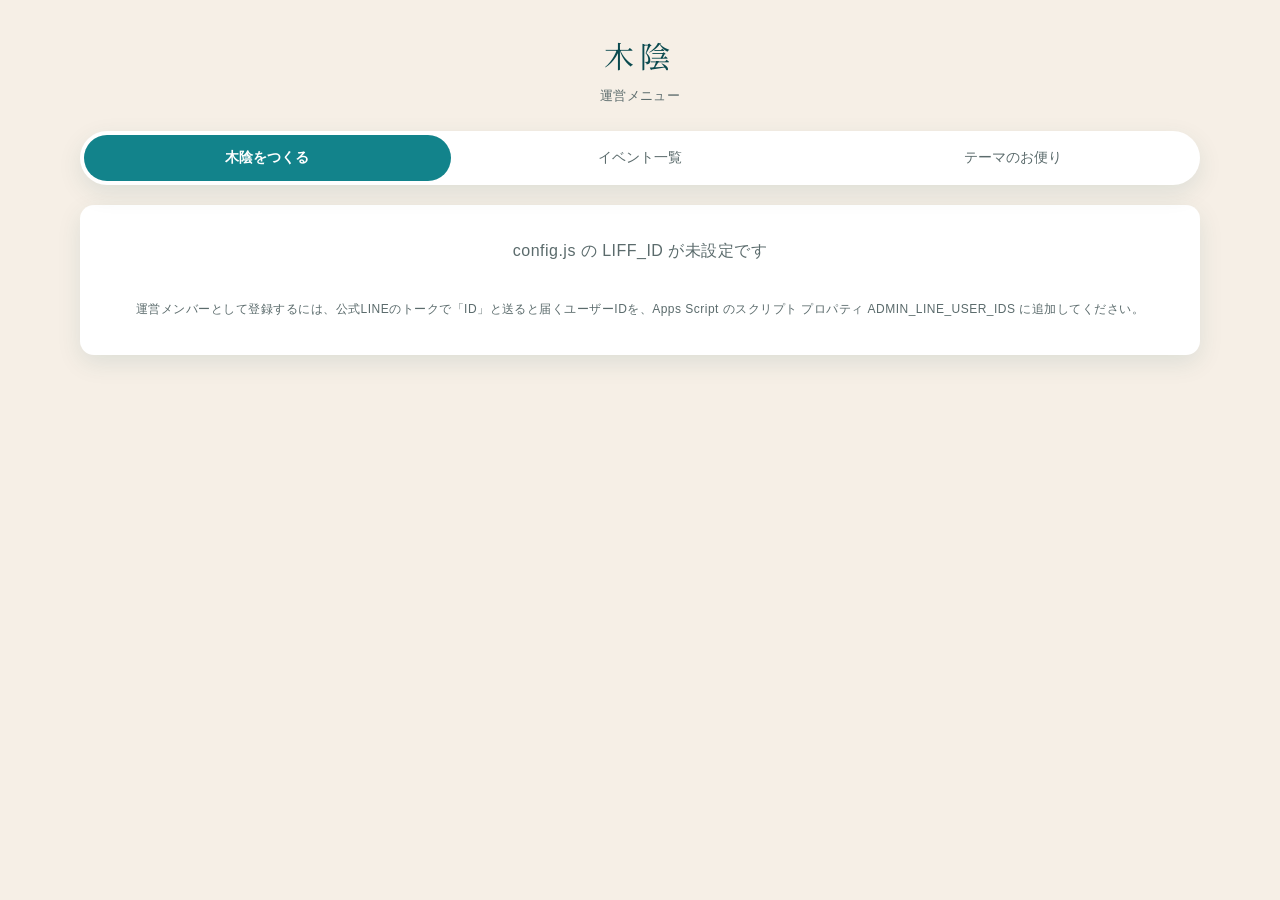
<file: kokage/admin.html>
<!DOCTYPE html>
<html lang="ja">
<head>
  <meta charset="UTF-8">
  <meta name="viewport" content="width=device-width, initial-scale=1">
  <title>木陰｜運営メニュー</title>
  <meta name="robots" content="noindex">
  <meta name="theme-color" content="#12838b">
  <link rel="preconnect" href="https://fonts.googleapis.com">
  <link rel="preconnect" href="https://fonts.gstatic.com" crossorigin>
  <link href="https://fonts.googleapis.com/css2?family=Noto+Serif+JP:wght@500;600&family=Zen+Kaku+Gothic+New:wght@400;500;700&display=swap" rel="stylesheet">
  <link rel="stylesheet" href="style.css">
</head>
<body>
  <div class="wrap wide">
    <header class="brand">
      <p class="brand__name">木陰</p>
      <p class="brand__sub">運営メニュー</p>
    </header>

    <nav class="tabs">
      <button data-tab="create" class="active">木陰をつくる</button>
      <button data-tab="events">イベント一覧</button>
      <button data-tab="requests">テーマのお便り</button>
    </nav>

    <main id="app"><div class="loading"><div class="spinner"></div>読み込んでいます…</div></main>
  </div>

  <script charset="utf-8" src="https://static.line-scdn.net/liff/edge/2/sdk.js"></script>
  <script src="config.js"></script>
  <script src="common.js"></script>
  <script src="poster.js"></script>
  <script>
  (function () {
    const { initLiff, api, yen, esc, $, $$, toast } = Kokage;
    const BACKGROUNDS = [
      { id: 'tree', src: '../images/bg-tree.webp' },
      { id: 'window', src: '../images/bg-window.webp' },
      { id: 'table', src: '../images/bg-table.webp' },
      { id: 'cards', src: '../images/bg-cards.webp' }
    ];
    const S = {
      tab: 'create', data: null,
      form: null, bgId: 'tree', bgImg: null, uploadImg: null, format: 'post',
      generating: false, published: null, eventFilter: 'upcoming'
    };

    $$('.tabs button').forEach((b) => b.addEventListener('click', () => { S.tab = b.dataset.tab; render(); }));

    const WD = ['日', '月', '火', '水', '木', '金', '土'];
    function dateLabel(iso) {
      const m = /^(\d{4})-(\d{2})-(\d{2})$/.exec(iso || '');
      if (!m) return '';
      const d = new Date(+m[1], +m[2] - 1, +m[3]);
      return `${+m[2]}月${+m[3]}日（${WD[d.getDay()]}）`;
    }
    function addHours(t, h) {
      const m = /^(\d{1,2}):(\d{2})$/.exec(t || '');
      if (!m) return '';
      const total = +m[1] * 60 + +m[2] + h * 60;
      return String(Math.floor(total / 60) % 24).padStart(2, '0') + ':' + String(total % 60).padStart(2, '0');
    }
    function minDate() { return localIso(new Date()); }
    function localIso(d) { return `${d.getFullYear()}-${String(d.getMonth() + 1).padStart(2, '0')}-${String(d.getDate()).padStart(2, '0')}`; }

    function blankForm() {
      const c = S.data.config;
      return { hostId: S.data.me.id, format: '', workTitle: '', idea: '', date: '', start: c.start, venue: c.venue, venueFeeTotal: '', venueFeeCap: '', max: c.max, title: '', description: '', body: '' };
    }

    function captionInfo(f) {
      const c = S.data.config;
      const end = addHours(f.start, c.duration);
      return [
        '──────────',
        `🌿 ${seriesOf(f)}｜ここち${fmtOf(f) && fmtOf(f).kicker ? '（' + fmtOf(f).kicker + '）' : ''}`,
        `『${f.title || ''}』`,
        ...(workCaption(f) ? [workCaption(f)] : []),
        `📅 ${dateLabel(f.date)} ${f.start}〜${end}`,
        `📍 ${f.venue}`,
        ...(isOtherVenue(f)
          ? [`💴 参加費 はじめての方 ${yen(c.fees.first)}／2回目以降 ${yen(c.fees.regular)}`,
             Number(f.venueFeeTotal) > 0
               ? `　 ＋場所代 1人${yen(Number(f.venueFeeCap) || 0)}まで（合計${yen(Number(f.venueFeeTotal))}を参加者で割り勘。人数が増えると安くなります）`
               : '　 ＋場所代なし']
          : [`💴 はじめての方 ${yen(c.fees.first + c.fees.venue)}／2回目以降 ${yen(c.fees.regular + c.fees.venue)}（場所代${yen(c.fees.venue)}込み）`]),
        `　 参加後に感想をシェアしてくださる方は${yen(c.fees.discount)}引き`,
        `　 インナークエスト受講生は場所代のみ`,
        `🕊 前半${c.core}時間はじっくり、後半は感想の投稿やフリートーク`,
        '',
        `お申し込みは ${c.instagramHandle} のプロフィールのリンク（公式LINE）から`,
        '',
        '#木陰 #ここち #内面探求 #自己理解 #痛みと願いカード #ひたちなか #イバフォルニアベース'
      ].join('\n');
    }
    function fmtOf(f) { return S.data.formats.find((x) => x.key === f.format) || null; }
    function workCaption(f) {
      if (!f.workTitle) return '';
      if (f.format === 'movie') return `🎬 映画『${f.workTitle}』を事前に観てきてください`;
      if (f.format === 'reading') return `📖 本『${f.workTitle}』を回し読みします（持っていなくてOK）`;
      return '';
    }
    const fullCaption = (f) => (f.body ? f.body.trim() + '\n\n' : '') + captionInfo(f);

    // ---------- 画面 ----------
    function render() {
      $$('.tabs button').forEach((b) => b.classList.toggle('active', b.dataset.tab === S.tab));
      if (S.tab === 'create') renderCreate();
      else if (S.tab === 'events') renderEvents();
      else renderRequests();
    }

    function renderCreate() {
      const f = S.form;
      const c = S.data.config;
      const hosts = S.data.hosts;
      const times = [];
      for (let m = 9 * 60; m <= 18 * 60; m += 30) times.push(String(Math.floor(m / 60)).padStart(2, '0') + ':' + String(m % 60).padStart(2, '0'));

      $('#app').innerHTML = `
        ${S.published ? `
          <div class="card" style="border:2px solid var(--main)">
            <h3>🌿 公開しました。募集がはじまりました</h3>
            <p class="meta">画像を保存し、下の投稿文をコピーして、ここちのInstagramに投稿してください（ホストを共同投稿者／メンションに）。</p>
            <div class="copy-row"><input type="text" readonly value="${esc(S.published.link)}"><button class="btn small" data-copy="${esc(S.published.link)}">申込リンクをコピー</button></div>
            <button class="btn ghost small" id="new-form" style="margin-top:12px">新しい木陰をつくる</button>
          </div>` : ''}
        <div class="grid2">
          <section>
            <div class="card">
              <h3>① 企画の中身（打ち合わせしながら入力）</h3>
              <label class="field"><span>ホスト<span class="req">必須</span></span>
                <select id="f-host">
                  ${f.hostId ? '' : '<option value="" selected>選んでください</option>'}
                  ${hosts.map((h) => `<option value="${esc(h.id)}" ${h.id === f.hostId ? 'selected' : ''}>${esc(h.name)}（${h.staff ? '運営・費用なし' : esc(h.role) + '・区分どおりの料金'}）</option>`).join('')}
                </select>
                <p class="hint">公式LINEを友だち追加した人（名簿にいる人）から選べます。一般の方もホストになれます。</p>
              </label>
              <p class="hint" style="margin-top:-6px;margin-bottom:12px">${isStaffHost(f) ? '運営がホストの回は、ホストを参加者に登録せず、人数にも数えません。' : 'ホストは参加者として登録され、人数に数えます。料金は区分どおり（IQ受講生は場所代のみ、一般の方は一般の初回／2回目以降）。'}</p>
              <label class="field"><span>型<span class="req">必須</span></span>
                <select id="f-format">
                  ${f.format ? '' : '<option value="" selected>選んでください</option>'}
                  ${S.data.formats.map((x) => `<option value="${esc(x.key)}" ${x.key === f.format ? 'selected' : ''}>${esc(x.label)}（${esc(x.series)}）</option>`).join('')}
                </select>
              </label>
              ${fmtOf(f) && fmtOf(f).work ? `<label class="field"><span>${esc(fmtOf(f).work.label)}${fmtOf(f).work.required ? '<span class="req">必須</span>' : '（任意）'}</span><input type="text" id="f-work" value="${esc(f.workTitle)}"></label>` : ''}
              <label class="field"><span>企画のテーマ・やりたいこと・想い<span class="req">必須</span></span>
                <textarea id="f-idea" rows="6" placeholder="思いつくままに、たらたら書いてOK。例）人の目を気にして疲れちゃう人と、痛みと願いカードで自分の願いを見つける時間にしたい">${esc(f.idea)}</textarea></label>
              <div class="row">
                <label class="field"><span>開催日<span class="req">必須</span></span><input type="date" id="f-date" min="${minDate()}" value="${esc(f.date)}"></label>
                <label class="field"><span>開始時間<span class="req">必須</span>（本編${c.core}時間＋${c.duration - c.core}時間）</span>
                  <select id="f-start">${times.map((t) => `<option ${t === f.start ? 'selected' : ''}>${t}</option>`).join('')}</select></label>
              </div>
              <p class="hint" id="f-timeinfo" style="margin-top:-6px;margin-bottom:12px"></p>
              <div class="row">
                <label class="field"><span>場所<span class="req">必須</span></span><input type="text" id="f-venue" value="${esc(f.venue)}"></label>
                <label class="field"><span>定員（ホスト含む）<span class="req">必須</span></span><input type="number" id="f-max" min="1" max="30" value="${esc(f.max)}"></label>
              </div>
              ${isOtherVenue(f) ? `<div class="row">
                <label class="field"><span>場所代の合計（円）<span class="req">必須</span></span><input type="number" id="f-venuefee" min="0" step="10" value="${esc(f.venueFeeTotal)}"><span class="hint" style="display:block;font-weight:400">無料なら0</span></label>
                <label class="field"><span>1人あたりの上限（円）${Number(f.venueFeeTotal) > 0 ? '<span class="req">必須</span>' : ''}</span><input type="number" id="f-venuecap" min="0" step="10" value="${esc(f.venueFeeCap)}"><span class="hint" style="display:block;font-weight:400">割り勘がこれを超えたら、足りない分はホストが負担</span></label>
              </div>${venueExample(f)}` : `<p class="hint" style="margin-top:-6px;margin-bottom:12px">場所代：1人${yen(c.fees.venue)}（運営以外）。別の場所を入れると、場所代の合計を割り勘にできます。</p>`}
              <button class="btn block" id="f-gen">${S.generating ? '<span class="spinner" style="width:18px;height:18px;margin:0;border-width:2px"></span> AIが木陰の言葉を紡いでいます…' : '✨ AIで文章をつくる'}</button>
            </div>

            <div class="card">
              <h3>② 文章を一緒に整える</h3>
              <label class="field"><span>タイトル<span class="req">必須</span>（20文字くらい）</span><input type="text" id="f-title" value="${esc(f.title)}"></label>
              <label class="field"><span>案内文<span class="req">必須</span>（画像と申込画面に載ります）</span><textarea id="f-desc" rows="3">${esc(f.description)}</textarea></label>
              <label class="field"><span>Instagram投稿の本文</span><textarea id="f-body" rows="6">${esc(f.body)}</textarea></label>
              <details><summary>日時・料金・ハッシュタグ入りの投稿文（自動で組み立て）</summary>
                <textarea id="f-caption" rows="14" readonly style="margin-top:8px;font-size:13px"></textarea>
              </details>
              <button class="btn ghost small" id="f-copycap" style="margin-top:10px">投稿文をコピー</button>
            </div>
          </section>

          <section>
            <div class="card">
              <h3>③ 画像</h3>
              <p class="hint" style="margin-top:-4px">Instagram投稿用（4:5・1080×1350）</p>
              <div class="bg-list" id="f-bgs">
                ${BACKGROUNDS.map((b) => `<button data-bg="${b.id}" class="${S.bgId === b.id ? 'active' : ''}" style="background-image:url('${b.src}')" aria-label="背景 ${b.id}"></button>`).join('')}
                <button data-bg="upload" class="${S.bgId === 'upload' ? 'active' : ''}" style="${S.uploadImg ? `background-image:url('${S.uploadImg.src}')` : ''}">${S.uploadImg ? '' : '＋写真を<br>選ぶ'}</button>
              </div>
              <input type="file" id="f-file" accept="image/*" hidden>
              <p class="hint">どの写真を選んでも、木陰の枠が必ず重なります。</p>
              <canvas id="poster" class="preview"></canvas>
              <div class="toolbar" style="margin-top:12px">
                <button class="btn" id="f-download">画像を保存</button>
              </div>
            </div>

            <div class="card">
              <h3>④ 公開して募集をはじめる</h3>
              <p class="meta">公開すると申込画面に並びます。人数に関係なく開催し（ホストだけでもOK）、当日の開始時刻まで申し込めます。${c.noticeDays}日前の${c.noticeHour}時に、参加者へリマインド、運営へ人数をLINEでお知らせします。${isStaffHost(f) ? '運営がホストの回は、ホストを参加者に登録せず、人数にも数えません。' : 'ホストは自動で参加者に登録されます（料金は区分どおり）。'}</p>
              <ul class="hint" id="f-missing" style="color:var(--warn)"></ul>
              <button class="btn block" id="f-publish">公開して募集開始</button>
            </div>
          </section>
        </div>`;

      bindCreate();
      syncForm();
      redraw();
    }

    function isOtherVenue(f) { return (f.venue || '').trim() !== '' && f.venue.trim() !== S.data.config.venue; }

    function isStaffHost(f) {
      const h = S.data.hosts.find((x) => x.id === f.hostId);
      return !!(h && h.staff);
    }

    function readForm() {
      const f = S.form;
      f.hostId = $('#f-host').value;
      f.idea = $('#f-idea').value;
      f.format = $('#f-format').value;
      f.workTitle = $('#f-work') ? $('#f-work').value.trim() : '';
      f.date = $('#f-date').value;
      f.start = $('#f-start').value;
      f.venue = $('#f-venue').value.trim();
      if ($('#f-venuefee')) f.venueFeeTotal = $('#f-venuefee').value;
      if ($('#f-venuecap')) f.venueFeeCap = $('#f-venuecap').value;
      f.max = Number($('#f-max').value);
      f.title = $('#f-title').value.trim();
      f.description = $('#f-desc').value.trim();
      f.body = $('#f-body').value;
    }

    function missingFields() {
      const f = S.form;
      const miss = [];
      if (!f.hostId) miss.push(['#f-host', 'ホスト']);
      if (!f.format) miss.push(['#f-format', '型']);
      else if (fmtOf(f).work && fmtOf(f).work.required && !f.workTitle) miss.push(['#f-work', fmtOf(f).work.label]);
      if (!f.idea.trim()) miss.push(['#f-idea', '企画のテーマ・想い']);
      if (!f.date) miss.push(['#f-date', '開催日']);
      else if (f.date < minDate()) miss.push(['#f-date', '開催日（今日以降に）']);
      if (!f.start) miss.push(['#f-start', '開始時間']);
      if (!f.venue) miss.push(['#f-venue', '場所']);
      if (!f.max || f.max < 1) miss.push(['#f-max', '定員（1名以上）']);
      if (isOtherVenue(f) && String(f.venueFeeTotal).trim() === '') miss.push(['#f-venuefee', '場所代の合計']);
      if (isOtherVenue(f) && Number(f.venueFeeTotal) > 0 && !(Number(f.venueFeeCap) > 0)) miss.push(['#f-venuecap', '1人あたりの上限']);
      if (!f.title) miss.push(['#f-title', 'タイトル']);
      if (!f.description) miss.push(['#f-desc', '案内文']);
      return miss;
    }

    function syncForm() {
      readForm();
      const f = S.form;
      const c = S.data.config;
      $('#f-timeinfo').textContent = f.date ? `${dateLabel(f.date)} ${f.start}〜${addHours(f.start, c.duration)}（本編2時間＋感想の投稿・フリートーク1時間）` : '';
      $('#f-caption').value = fullCaption(f);
      const miss = missingFields();
      $$('.invalid').forEach((el) => el.classList.remove('invalid'));
      $('#f-missing').innerHTML = miss.map((m) => `<li>${esc(m[1])}が未入力です</li>`).join('');
      $('#f-publish').disabled = miss.length > 0;
    }

    let redrawTimer;
    function redraw() {
      clearTimeout(redrawTimer);
      redrawTimer = setTimeout(async () => {
        if (!$('#poster')) return;
        const f = S.form;
        const bg = S.bgId === 'upload' ? S.uploadImg : S.bgImg;
        await KokagePoster.draw($('#poster'), {
          format: S.format, bg,
          title: f.title || 'タイトル', description: f.description || '案内文がここに入ります',
          kicker: posterKicker(f), series: seriesOf(f),
          dateLabel: f.date ? dateLabel(f.date) : '開催日', time: `${f.start}〜${addHours(f.start, S.data.config.duration)}`,
          venue: f.venue, handle: S.data.config.instagramHandle
        });
      }, 250);
    }

    function seriesOf(f) { const x = fmtOf(f); return (x && x.series) || '木陰の対話会'; }
    function posterKicker(f) {
      const x = fmtOf(f);
      if (!x) return '';
      if (f.workTitle && x.key === 'movie') return `映画『${f.workTitle}』`;
      if (f.workTitle && x.key === 'reading') return `『${f.workTitle}』`;
      return x.kicker || '';
    }
    // 上限つき割り勘の例（打ち合わせで上限を決めるときの目安）
    function venueExample(f) {
      const total = Number(f.venueFeeTotal) || 0, cap = Number(f.venueFeeCap) || 0;
      if (!total || !cap) return '';
      const ex = [1, 2, 3, 4, 6, 8].map((n) => {
        const share = Math.min(cap, Math.ceil(total / n / 10) * 10);
        const host = Math.max(0, total - share * (n - 1));
        return `${n}人：参加者${yen(n > 1 ? share : 0)}・ホスト${yen(host)}`;
      });
      return `<p class="hint" style="margin-top:-6px;margin-bottom:12px">目安（運営がホストの場合、ホスト分は運営が負担）：<br>${ex.join('／')}</p>`;
    }

    async function selectBg(id) {
      S.bgId = id;
      const b = BACKGROUNDS.find((x) => x.id === id);
      S.bgImg = b ? await KokagePoster.loadImage(b.src).catch(() => null) : null;
      $$('#f-bgs button').forEach((el) => el.classList.toggle('active', el.dataset.bg === id));
      redraw();
    }

    function bindCreate() {
      $('#f-host').addEventListener('change', () => { readForm(); renderCreate(); });
      $('#f-format').addEventListener('change', () => { readForm(); renderCreate(); });
      if ($('#f-work')) ['input', 'change'].forEach((t) => $('#f-work').addEventListener(t, () => { syncForm(); redraw(); }));
      // 場所を変えたら、割り勘の欄を出し入れする
      $('#f-venue').addEventListener('change', () => { readForm(); renderCreate(); });
      ['#f-venuefee', '#f-venuecap'].forEach((sel) => { if ($(sel)) $(sel).addEventListener('change', () => { readForm(); renderCreate(); }); });
      ['#f-idea', '#f-date', '#f-start', '#f-venue', '#f-max', '#f-title', '#f-desc', '#f-body'].forEach((sel) => {
        $(sel).addEventListener('input', () => { syncForm(); redraw(); });
        $(sel).addEventListener('change', () => { syncForm(); redraw(); });
      });
      $('#f-gen').addEventListener('click', generate);
      $('#f-copycap').addEventListener('click', () => copy(fullCaption(S.form), '投稿文をコピーしました'));
      $$('#f-bgs button').forEach((b) => b.addEventListener('click', () => {
        if (b.dataset.bg === 'upload') { $('#f-file').click(); return; }
        selectBg(b.dataset.bg);
      }));
      $('#f-file').addEventListener('change', (e) => {
        const file = e.target.files[0];
        if (!file) return;
        const reader = new FileReader();
        reader.onload = async () => {
          S.uploadImg = await KokagePoster.loadImage(reader.result);
          S.bgId = 'upload';
          readForm(); renderCreate();
        };
        reader.readAsDataURL(file);
      });
      $('#f-download').addEventListener('click', download);
      $('#f-publish').addEventListener('click', publish);
      if ($('#new-form')) $('#new-form').addEventListener('click', () => { S.published = null; S.form = blankForm(); renderCreate(); });
      $$('[data-copy]').forEach((b) => b.addEventListener('click', () => copy(b.dataset.copy, 'コピーしました')));
    }

    async function generate() {
      readForm();
      if (!S.form.idea.trim()) { $('#f-idea').classList.add('invalid'); toast('企画のテーマ・想いを入力してください', true); return; }
      if (S.generating) return;
      if ((S.form.title || S.form.description || S.form.body) && !confirm('いまのタイトル・案内文・本文を、AIの新しい案で置き換えますか？')) return;
      S.generating = true; renderCreate();
      try {
        const host = S.data.hosts.find((h) => h.id === S.form.hostId);
        const res = await api('admin.generate', { idea: S.form.idea, format: S.form.format, workTitle: S.form.workTitle, hostName: host ? host.name : '' });
        S.form.title = res.copy.title;
        S.form.description = res.copy.description;
        S.form.body = res.copy.caption;
      } catch (e) { toast(e.message, true); }
      S.generating = false; renderCreate();
    }

    function download() {
      const canvas = $('#poster');
      const name = `kokage_${S.form.date || 'draft'}.png`;
      canvas.toBlob((blob) => {
        const url = URL.createObjectURL(blob);
        const a = document.createElement('a');
        a.href = url; a.download = name; document.body.appendChild(a); a.click(); a.remove();
        setTimeout(() => URL.revokeObjectURL(url), 5000);
        toast('画像を保存しました（スマホでうまく保存できない場合は、画像を長押ししてください）');
      }, 'image/png');
    }

    async function publish() {
      syncForm();
      const miss = missingFields();
      if (miss.length) { miss.forEach((m) => $(m[0]).classList.add('invalid')); return; }
      const f = S.form;
      if (!confirm(`『${f.title}』\n${dateLabel(f.date)} ${f.start}〜\nこの内容で公開して、募集をはじめますか？`)) return;
      const btn = $('#f-publish'); btn.disabled = true; btn.textContent = '公開しています…';
      try {
        const res = await api('admin.createEvent', {
          hostId: f.hostId, format: f.format, workTitle: f.workTitle, idea: f.idea, date: f.date, start: f.start, venue: f.venue, venueFeeTotal: f.venueFeeTotal, venueFeeCap: f.venueFeeCap, max: f.max,
          title: f.title, description: f.description, caption: fullCaption(f)
        });
        S.published = res;
        toast('公開しました🌿');
        S.data = await api('admin.overview');
        renderCreate();
        window.scrollTo({ top: 0, behavior: 'smooth' });
      } catch (e) {
        toast(e.message, true);
        btn.disabled = false; btn.textContent = '公開して募集開始';
      }
    }

    // ---------- イベント一覧 ----------
    function badge(status) {
      const cls = { '終了': 'done' }[status] || '';
      return `<span class="badge ${cls}">${esc(status)}</span>`;
    }

    function renderEvents() {
      const d = S.data;
      const today = localIso(new Date());
      const list = d.events.filter((e) => S.eventFilter === 'all' || e.date >= today || e.status === '募集中');
      $('#app').innerHTML = `
        <div class="toolbar" style="margin-bottom:14px">
          <div class="seg" style="margin:0">
            <button data-f="upcoming" class="${S.eventFilter === 'upcoming' ? 'active' : ''}">これから</button>
            <button data-f="all" class="${S.eventFilter === 'all' ? 'active' : ''}">すべて</button>
          </div>
          <span class="stat">今月のLINE自動送信（Push）：${d.pushCount} / ${d.pushLimit}通</span>
          <a class="btn ghost small" href="${esc(d.spreadsheetUrl)}" target="_blank" rel="noopener">スプレッドシートを開く</a>
          <button class="btn ghost small" id="reload">最新にする</button>
        </div>
        ${list.length ? list.map(eventAdminCard).join('') : '<div class="empty">イベントはまだありません。</div>'}`;
      $$('[data-f]').forEach((b) => b.addEventListener('click', () => { S.eventFilter = b.dataset.f; renderEvents(); }));
      $('#reload').addEventListener('click', reload);
      $$('[data-copy]').forEach((b) => b.addEventListener('click', () => copy(b.dataset.copy, 'コピーしました')));
      $$('[data-copyevent]').forEach((b) => b.addEventListener('click', () => copyEvent(b.dataset.copyevent)));
    }

    function eventAdminCard(ev) {
      const c = ev.counts;
      const cfg = S.data.config;
      const regs = ev.registrations;
      const sales = regs.filter((r) => r.status === '申込').reduce((s, r) => s + r.fee, 0);
      return `
        <article class="card">
          <div class="badges">${badge(ev.status)}${ev.format !== 'other' && ev.formatLabel ? `<span class="badge">${esc(ev.formatLabel)}</span>` : ''}</div>
          <h3>${esc(ev.title)}</h3>
          <div class="meta">
            <div>📅 ${esc(ev.dateLabel)} ${esc(ev.start)}〜${esc(ev.end)}　📍 ${esc(ev.venue)}</div>
            <div>🌿 ホスト：${esc(ev.host || 'なし')}　／　定員 ${ev.max}名</div>
            ${ev.venueSplit ? `<div>💴 場所代 合計${yen(ev.venueFeeTotal)}・上限1人${yen(ev.venueFeeCap)}（いまの人数で参加者${yen(ev.venueShareNow)}・ホスト${yen(ev.hostVenueFeeNow)}）</div>` : ''}
            ${ev.status === '募集中' ? `<div>⏰ 運営への人数のお知らせ：${esc(ev.noticeLabel)}${ev.noticeSent ? '（送信済み）' : ''}</div>` : ''}
          </div>
          <div class="counts">
            合計 <b>${c.total}</b>名　一般 <b>${c.guests}</b>名　仲間・ホスト ${c.members}名（運営は含まない）　／　当日集金予定 ${yen(sales)}
          </div>
          <div class="copy-row" style="margin-bottom:8px"><input type="text" readonly value="${esc(ev.link)}"><button class="btn small ghost" data-copy="${esc(ev.link)}">申込リンク</button></div>
          <button class="btn small ghost" data-copyevent="${esc(ev.id)}">同じ内容で別の日につくる</button>
          <details style="margin-top:8px"><summary>申込者（${regs.length}件）</summary>
            ${regs.length ? `<table class="regs"><thead><tr><th>名前</th><th>区分</th><th>当日</th><th>初回</th><th>シェア</th><th>紹介・きっかけ</th></tr></thead><tbody>
              ${regs.map((r) => `<tr class="${r.status === 'キャンセル' ? 'cancelled' : ''}"><td>${esc(r.name)}${r.isHost ? '（ホスト）' : ''}</td><td>${esc(r.type)}</td><td>${yen(r.fee)}</td><td>${r.first ? '○' : ''}</td><td>${r.share ? '○' : ''}</td><td>${esc(r.referrer)}</td></tr>`).join('')}
            </tbody></table>` : '<p class="hint">まだ申込はありません。</p>'}
          </details>
        </article>`;
    }

    function copyEvent(id) {
      const ev = S.data.events.find((e) => e.id === id);
      if (!ev) return;
      S.form = Object.assign(blankForm(), {
        hostId: ev.hostId || S.data.me.id, format: ev.format, workTitle: ev.workTitle || '', idea: ev.rawIdea || '', venue: ev.venue,
        venueFeeTotal: ev.venueSplit ? String(ev.venueFeeTotal) : '', venueFeeCap: ev.venueFeeCap ? String(ev.venueFeeCap) : '', max: ev.max, start: ev.start,
        title: ev.title, description: ev.description, body: String(ev.caption || '').split('──────────')[0].trim()
      });
      S.published = null;
      S.tab = 'create';
      render();
      window.scrollTo({ top: 0 });
      toast('新しい開催日を選んで公開してください');
    }

    function renderRequests() {
      const reqs = S.data.requests;
      $('#app').innerHTML = reqs.length
        ? `<p class="hint" style="margin-bottom:12px">一般の方から届いた「木陰で扱ってほしいテーマ」です。メンバーとの打ち合わせのヒントに。</p>` +
          reqs.map((r) => `<div class="card"><p class="meta">${esc(r.at)}　${esc(r.name)}</p><p style="margin:0;white-space:pre-wrap">${esc(r.text)}</p></div>`).join('')
        : '<div class="empty">まだお便りはありません。</div>';
    }

    async function copy(text, msg) {
      try { await navigator.clipboard.writeText(text); toast(msg); }
      catch (e) { prompt('コピーしてください', text); }
    }

    async function reload() {
      try { S.data = await api('admin.overview'); render(); toast('最新にしました'); } catch (e) { toast(e.message, true); }
    }

    (async function main() {
      try {
        if (!(await initLiff())) return;
        S.data = await api('admin.overview');
        S.form = blankForm();
        await selectBg('tree').catch(() => {});
        render();
      } catch (e) {
        $('#app').innerHTML = `<div class="card empty">${esc(e.message)}<br><br><span class="hint">運営メンバーとして登録するには、公式LINEのトークで「ID」と送ると届くユーザーIDを、Apps Script のスクリプト プロパティ ADMIN_LINE_USER_IDS に追加してください。</span></div>`;
      }
    })();
  })();
  </script>
</body>
</html>
</file>
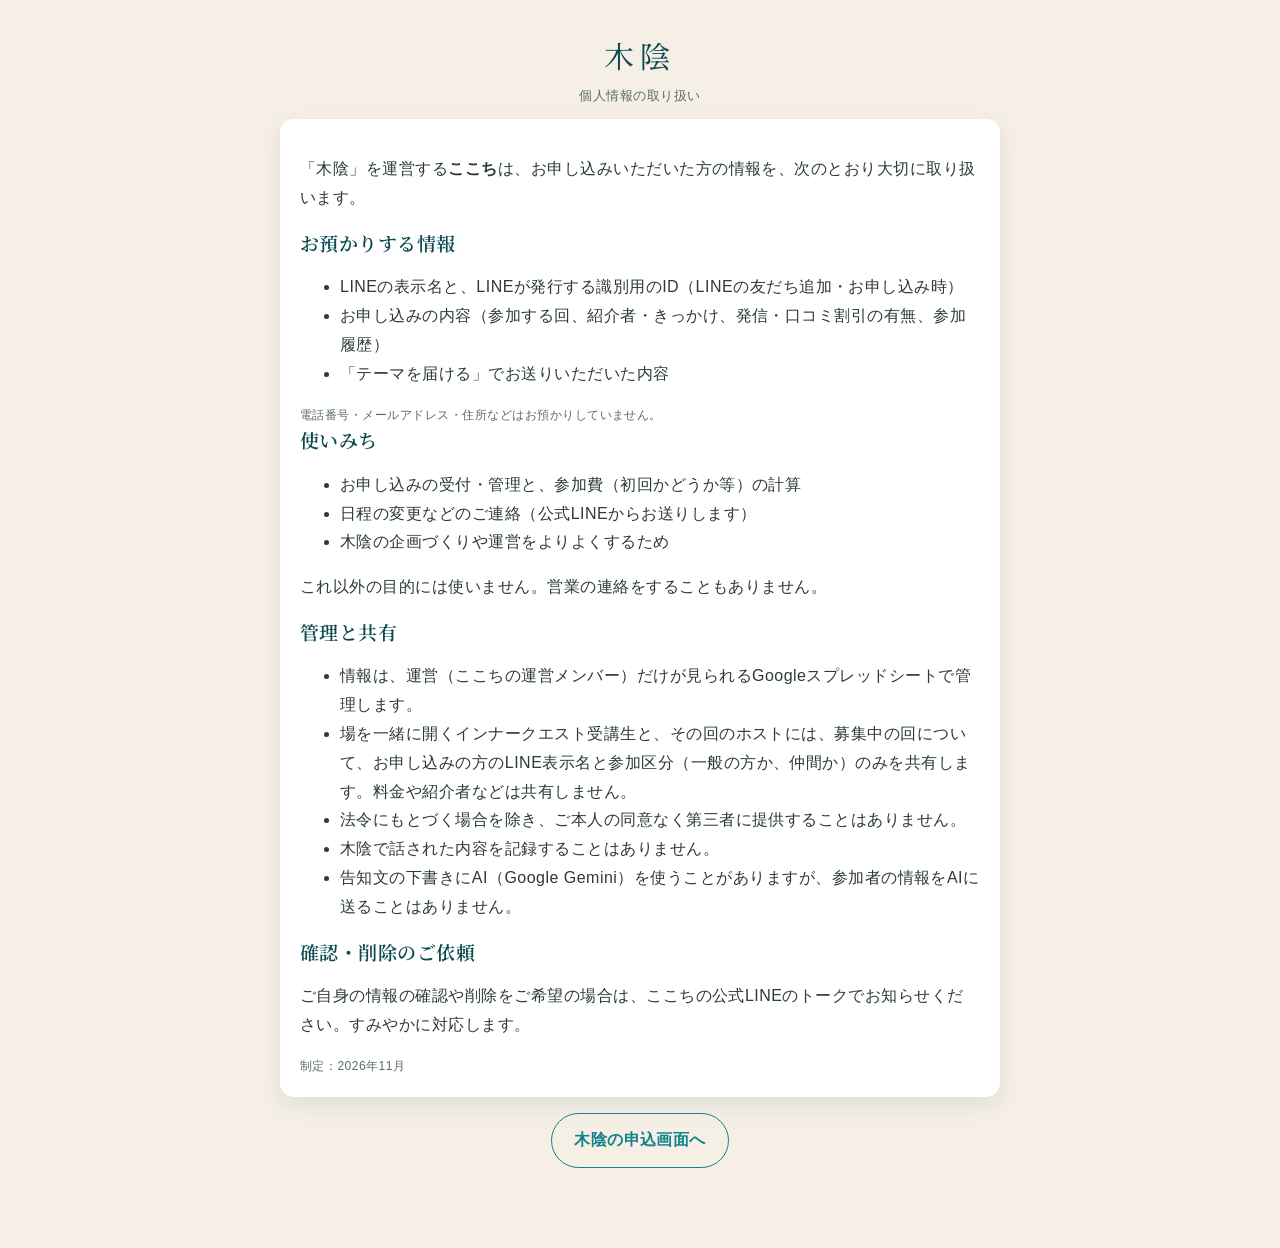
<file: kokage/privacy.html>
<!DOCTYPE html>
<html lang="ja">
<head>
  <meta charset="UTF-8">
  <meta name="viewport" content="width=device-width, initial-scale=1">
  <title>個人情報の取り扱い｜木陰</title>
  <meta name="theme-color" content="#12838b">
  <link rel="preconnect" href="https://fonts.googleapis.com">
  <link rel="preconnect" href="https://fonts.gstatic.com" crossorigin>
  <link href="https://fonts.googleapis.com/css2?family=Noto+Serif+JP:wght@500;600&family=Zen+Kaku+Gothic+New:wght@400;500;700&display=swap" rel="stylesheet">
  <link rel="stylesheet" href="style.css">
</head>
<body>
  <div class="wrap">
    <header class="brand">
      <p class="brand__name">木陰</p>
      <p class="brand__sub">個人情報の取り扱い</p>
    </header>

    <div class="card">
      <p>「木陰」を運営する<b>ここち</b>は、お申し込みいただいた方の情報を、次のとおり大切に取り扱います。</p>

      <h3>お預かりする情報</h3>
      <ul>
        <li>LINEの表示名と、LINEが発行する識別用のID（LINEの友だち追加・お申し込み時）</li>
        <li>お申し込みの内容（参加する回、紹介者・きっかけ、発信・口コミ割引の有無、参加履歴）</li>
        <li>「テーマを届ける」でお送りいただいた内容</li>
      </ul>
      <p class="hint">電話番号・メールアドレス・住所などはお預かりしていません。</p>

      <h3>使いみち</h3>
      <ul>
        <li>お申し込みの受付・管理と、参加費（初回かどうか等）の計算</li>
        <li>日程の変更などのご連絡（公式LINEからお送りします）</li>
        <li>木陰の企画づくりや運営をよりよくするため</li>
      </ul>
      <p>これ以外の目的には使いません。営業の連絡をすることもありません。</p>

      <h3>管理と共有</h3>
      <ul>
        <li>情報は、運営（ここちの運営メンバー）だけが見られるGoogleスプレッドシートで管理します。</li>
        <li>場を一緒に開くインナークエスト受講生と、その回のホストには、募集中の回について、お申し込みの方のLINE表示名と参加区分（一般の方か、仲間か）のみを共有します。料金や紹介者などは共有しません。</li>
        <li>法令にもとづく場合を除き、ご本人の同意なく第三者に提供することはありません。</li>
        <li>木陰で話された内容を記録することはありません。</li>
        <li>告知文の下書きにAI（Google Gemini）を使うことがありますが、参加者の情報をAIに送ることはありません。</li>
      </ul>

      <h3>確認・削除のご依頼</h3>
      <p>ご自身の情報の確認や削除をご希望の場合は、ここちの公式LINEのトークでお知らせください。すみやかに対応します。</p>

      <p class="hint">制定：2026年11月</p>
    </div>

    <p style="text-align:center"><a class="btn ghost" href="index.html">木陰の申込画面へ</a></p>
  </div>
</body>
</html>
</file>
<file: kokage/style.css>
:root {
  --main: #12838b;
  --main-dark: #0c5f65;
  --main-deep: #0a4a4f;
  --main-light: #e3f1f1;
  --main-pale: #f1f8f8;
  --wood: #f6efe6;
  --ink: #2c3a3b;
  --ink-soft: #5b6b6c;
  --line: rgba(18, 131, 139, .18);
  --white: #fff;
  --warn: #b5532f;
  --go: #2f7d4f;
  --radius: 14px;
  --shadow: 0 8px 24px rgba(10, 74, 79, .10);
  --serif: "Noto Serif JP", "Hiragino Mincho ProN", "Yu Mincho", serif;
  --sans: "Zen Kaku Gothic New", "Hiragino Sans", "Yu Gothic", sans-serif;
}
*, *::before, *::after { box-sizing: border-box; }
body {
  margin: 0; font-family: var(--sans); color: var(--ink); background: var(--wood);
  line-height: 1.8; letter-spacing: .03em; -webkit-font-smoothing: antialiased;
}
a { color: var(--main); }
h1, h2, h3 { font-family: var(--serif); font-weight: 600; line-height: 1.5; margin: 0 0 .5em; }
.wrap { width: min(720px, 100% - 32px); margin-inline: auto; padding-bottom: 64px; }
.wrap.wide { width: min(1120px, 100% - 32px); }

.brand { text-align: center; padding: 28px 0 12px; }
.brand__name { font-family: var(--serif); font-size: 30px; color: var(--main-deep); letter-spacing: .2em; margin: 0; }
.brand__sub { color: var(--ink-soft); font-size: 13px; margin: 2px 0 0; }

.tabs { display: flex; gap: 6px; background: var(--white); border-radius: 999px; padding: 4px; box-shadow: var(--shadow); margin: 12px 0 20px; position: sticky; top: 8px; z-index: 5; }
.tabs button { flex: 1; border: 0; background: transparent; padding: 10px 4px; white-space: nowrap; border-radius: 999px; font: inherit; font-size: 14px; color: var(--ink-soft); cursor: pointer; }
.tabs button.active { background: var(--main); color: var(--white); font-weight: 700; }

.card { background: var(--white); border-radius: var(--radius); box-shadow: var(--shadow); padding: 20px; margin-bottom: 16px; }
.card h3 { font-size: 19px; color: var(--main-deep); }
.meta { color: var(--ink-soft); font-size: 14px; margin: 0 0 10px; }
.meta div { display: flex; gap: 6px; }
.desc { margin: 0 0 12px; }
.badges { display: flex; flex-wrap: wrap; gap: 6px; margin-bottom: 8px; }
.badge { display: inline-block; font-size: 12px; padding: 2px 10px; border-radius: 999px; background: var(--main-light); color: var(--main-dark); }
.badge.go { background: #e2f3e8; color: var(--go); }
.badge.cancel { background: #f8e6df; color: var(--warn); }
.badge.done { background: #eee; color: #666; }
.badge.mine { background: var(--main); color: var(--white); }

.counts { font-size: 13px; color: var(--ink-soft); background: var(--main-pale); border-radius: 10px; padding: 8px 12px; margin-bottom: 12px; }

.btn { display: inline-flex; align-items: center; justify-content: center; gap: 6px; border: 0; border-radius: 999px; padding: 12px 22px; font: inherit; font-weight: 700; cursor: pointer; text-decoration: none; background: var(--main); color: var(--white); }
.btn:hover { background: var(--main-dark); }
.btn:disabled { opacity: .45; cursor: not-allowed; }
.btn.block { width: 100%; }
.btn.ghost { background: transparent; color: var(--main); border: 1.5px solid var(--main); }
.btn.ghost:hover { background: var(--main-pale); }
.btn.danger { background: transparent; color: var(--warn); border: 1.5px solid var(--warn); }
.btn.small { padding: 7px 14px; font-size: 13px; }
.btn.insta { background: linear-gradient(45deg, #f09433, #dc2743 50%, #bc1888); }

label.field { display: block; margin-bottom: 14px; }
label.field > span { display: block; font-size: 13px; font-weight: 700; color: var(--main-deep); margin-bottom: 4px; }
label.field > span .req { color: var(--warn); font-weight: 400; margin-left: 4px; }
input[type=text], input[type=date], input[type=number], select, textarea {
  width: 100%; font: inherit; font-size: 16px; padding: 10px 12px; border: 1.5px solid var(--line); border-radius: 10px; background: var(--white); color: var(--ink);
}
textarea { min-height: 96px; resize: vertical; }
input:focus, select:focus, textarea:focus { outline: none; border-color: var(--main); }
.invalid { border-color: var(--warn) !important; }
.check { display: flex; gap: 10px; align-items: flex-start; padding: 12px; border-radius: 10px; background: var(--main-pale); margin-bottom: 12px; cursor: pointer; }
.check input { width: 22px; height: 22px; margin-top: 3px; flex: none; accent-color: var(--main); }
.hint { font-size: 12px; color: var(--ink-soft); margin: 4px 0 0; }

.rules { margin: 0 0 12px; padding: 14px 16px 14px 34px; background: var(--wood); border-radius: 10px; font-size: 14px; }
.rules li { margin: 2px 0; }

.fee { border-top: 1px dashed var(--line); padding-top: 12px; margin: 8px 0 16px; }
.fee-row { display: flex; justify-content: space-between; font-size: 14px; color: var(--ink-soft); }
.fee-total { display: flex; justify-content: space-between; font-size: 20px; font-weight: 700; color: var(--main-deep); margin-top: 6px; }

.sheet { position: fixed; inset: 0; background: rgba(10, 40, 42, .45); display: none; align-items: flex-end; justify-content: center; z-index: 20; }
.sheet.open { display: flex; }
.sheet__body { background: var(--white); width: min(720px, 100%); max-height: 92vh; overflow: auto; border-radius: 20px 20px 0 0; padding: 22px 20px 28px; }
@media (min-width: 760px) { .sheet { align-items: center; } .sheet__body { border-radius: 20px; } }

.empty { text-align: center; color: var(--ink-soft); padding: 32px 16px; }
.loading { text-align: center; color: var(--ink-soft); padding: 40px 0; }
.spinner { width: 28px; height: 28px; border: 3px solid var(--main-light); border-top-color: var(--main); border-radius: 50%; animation: spin 1s linear infinite; margin: 0 auto 10px; }
@keyframes spin { to { transform: rotate(360deg); } }

.toast { position: fixed; left: 50%; bottom: 24px; transform: translateX(-50%) translateY(20px); background: var(--main-deep); color: #fff; padding: 12px 18px; border-radius: 12px; opacity: 0; pointer-events: none; transition: .25s; z-index: 50; max-width: calc(100% - 32px); font-size: 14px; }
.toast.show { opacity: 1; transform: translateX(-50%); }
.toast.error { background: var(--warn); }

.done { text-align: center; }
.done .leaf { font-size: 42px; }
footer.small { text-align: center; font-size: 12px; color: var(--ink-soft); margin-top: 24px; }

/* ---- 管理画面 ---- */
.grid2 { display: grid; gap: 20px; }
@media (min-width: 980px) { .grid2 { grid-template-columns: 1fr 1fr; } }
.row { display: grid; gap: 12px; grid-template-columns: 1fr 1fr; }
.bg-list { display: grid; grid-template-columns: repeat(5, 1fr); gap: 8px; margin-bottom: 8px; }
.bg-list button { border: 2px solid transparent; padding: 0; border-radius: 10px; overflow: hidden; aspect-ratio: 4/5; cursor: pointer; background: #ddd center/cover; font-size: 11px; color: var(--ink-soft); }
.bg-list button.active { border-color: var(--main); box-shadow: 0 0 0 2px var(--main-light); }
.preview { width: 100%; border-radius: 10px; box-shadow: var(--shadow); background: #ccc; display: block; }
.seg { display: inline-flex; border: 1.5px solid var(--main); border-radius: 999px; overflow: hidden; margin-bottom: 10px; }
.seg button { border: 0; background: transparent; padding: 6px 14px; font: inherit; font-size: 13px; color: var(--main); cursor: pointer; }
.seg button.active { background: var(--main); color: #fff; }
.banner { background: #fff6e8; border: 1px solid #f1d4a6; padding: 10px 14px; border-radius: 10px; margin-bottom: 14px; font-size: 14px; }
table.regs { width: 100%; border-collapse: collapse; font-size: 13px; margin-top: 8px; }
table.regs th, table.regs td { text-align: left; padding: 6px 4px; border-bottom: 1px solid var(--line); vertical-align: top; }
table.regs tr.cancelled td { color: #aaa; text-decoration: line-through; }
.toolbar { display: flex; flex-wrap: wrap; gap: 8px; align-items: center; }
.stat { font-size: 13px; color: var(--ink-soft); }
details summary { cursor: pointer; color: var(--main); font-size: 14px; }
.copy-row { display: flex; gap: 8px; align-items: center; }
.copy-row input { flex: 1; font-size: 13px; }
</file>
